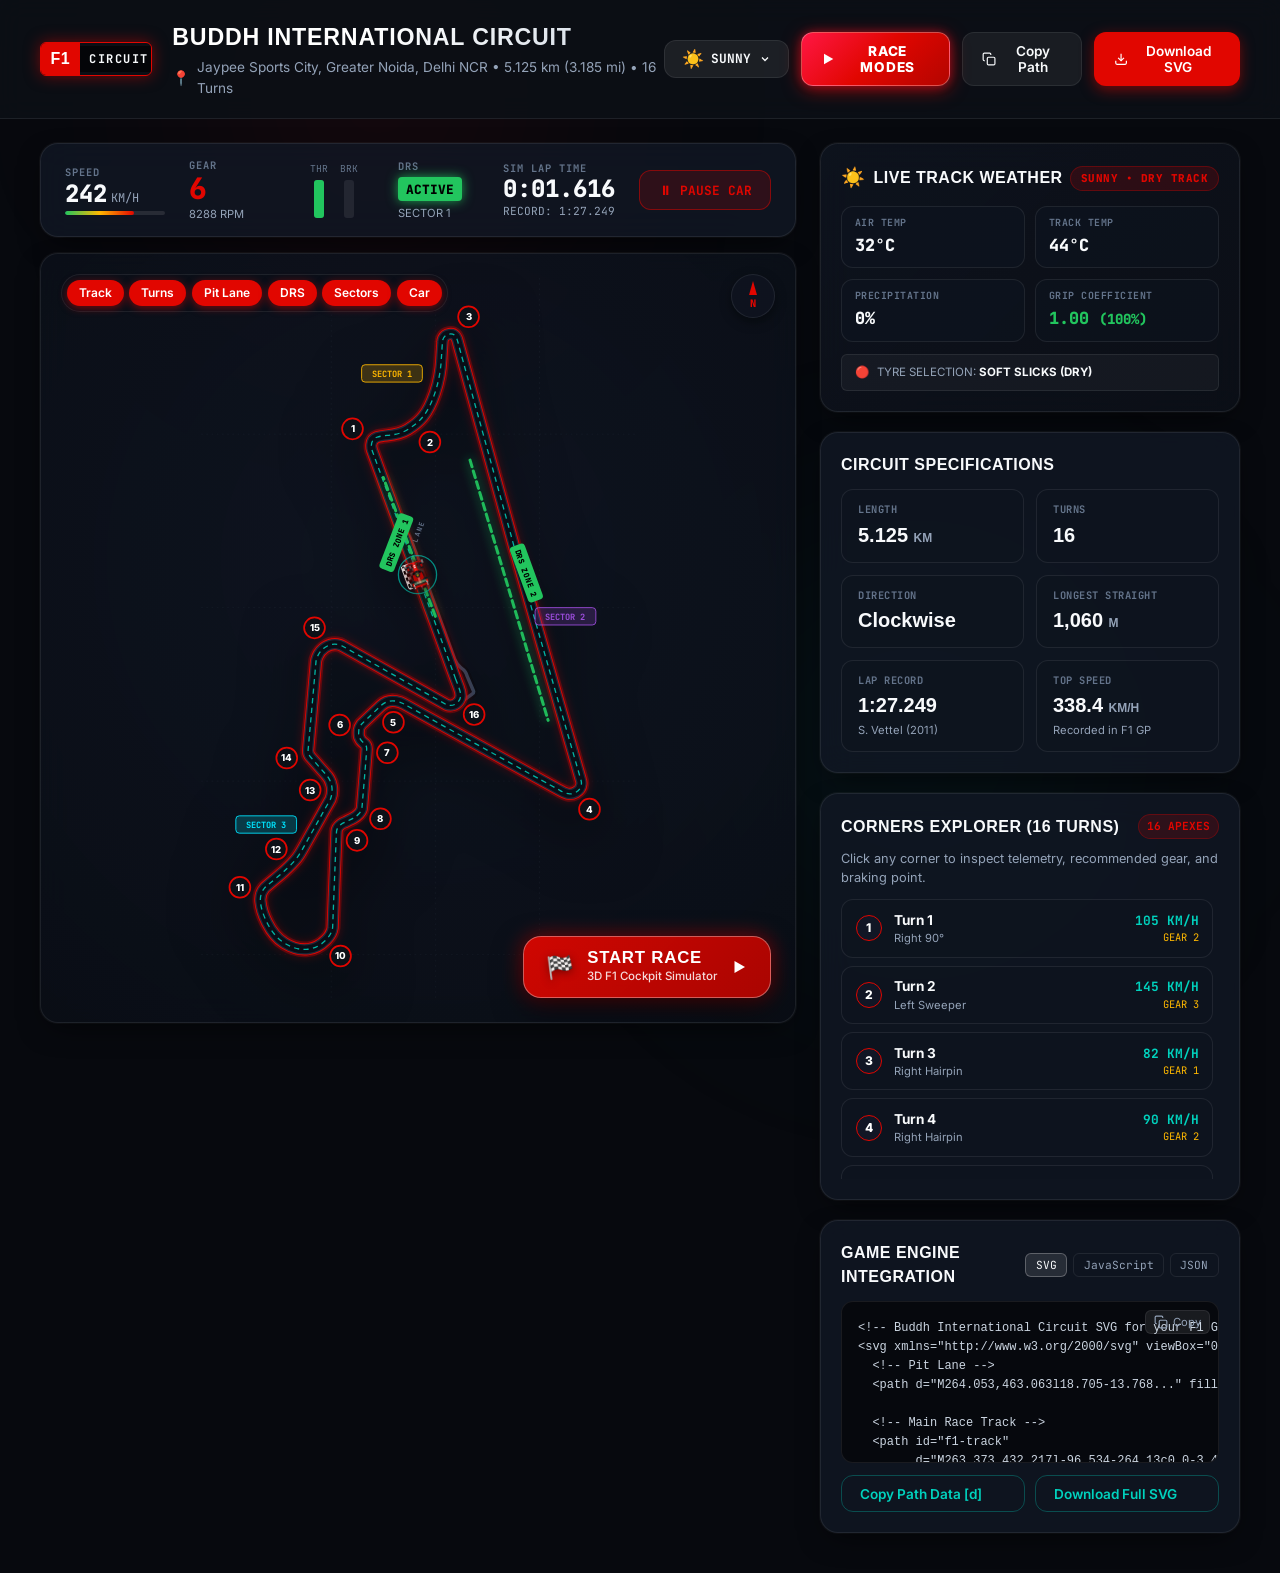
<file: index.html>
<!DOCTYPE html>
<html lang="en">
<head>
  <meta charset="UTF-8">
  <meta name="viewport" content="width=device-width, initial-scale=1.0">
  <title>Buddh International Circuit | F1 Track SVG & Telemetry</title>
  <meta name="description" content="Vector SVG racing track, telemetry, and live interactive simulator for Buddh International Circuit (Delhi F1 Track)">
  <link rel="preconnect" href="https://fonts.googleapis.com">
  <link rel="preconnect" href="https://fonts.gstatic.com" crossorigin>
  <link href="https://fonts.googleapis.com/css2?family=Cabinet+Grotesk:wght@700;800;900&family=Inter:wght@400;500;600;700;800&family=JetBrains+Mono:wght@500;700&display=swap" rel="stylesheet">
  <link rel="stylesheet" href="assets/css/index.css">
</head>
<body>
  <!-- Ambient background glow -->
  <div class="bg-glow bg-glow-1"></div>
  <div class="bg-glow bg-glow-2"></div>

  <!-- Header -->
  <header class="app-header">
    <div class="header-brand">
      <div class="f1-badge">
        <span class="f1-badge-red">F1</span>
        <span class="f1-badge-text">CIRCUIT</span>
      </div>
      <div class="header-titles">
        <h1>BUDDH INTERNATIONAL CIRCUIT</h1>
        <p class="header-subtitle">
          <span class="location-pin">📍</span> Jaypee Sports City, Greater Noida, Delhi NCR • 5.125 km (3.185 mi) • 16 Turns
        </p>
      </div>
    </div>
    <div class="header-actions">
      <!-- Weather System Selector -->
      <div class="weather-btn-wrapper">
        <button class="btn btn-weather" id="btn-weather-toggle" title="Change Track Weather Condition" aria-expanded="false">
          <span class="weather-icon" id="header-weather-icon">☀️</span>
          <span id="header-weather-text">SUNNY</span>
          <svg width="12" height="12" viewBox="0 0 24 24" fill="none" stroke="currentColor" stroke-width="2.5"><polyline points="6 9 12 15 18 9"></polyline></svg>
        </button>
        <!-- Weather Selector Modal / Dropdown -->
        <div class="weather-dropdown glass-panel" id="weather-dropdown" hidden>
          <div class="weather-dropdown-header">
            <h4>TRACK WEATHER SYSTEM</h4>
            <span class="weather-status-tag" id="weather-track-condition">DRY TRACK</span>
          </div>
          <div class="weather-grid">
            <button class="weather-card active" data-weather="sunny">
              <span class="wc-icon">☀️</span>
              <div class="wc-info">
                <span class="wc-title">Sunny</span>
                <span class="wc-desc">100% Grip • Optimal</span>
              </div>
              <span class="wc-temp">32°C</span>
            </button>
            <button class="weather-card" data-weather="cloudy">
              <span class="wc-icon">☁️</span>
              <div class="wc-info">
                <span class="wc-title">Cloudy</span>
                <span class="wc-desc">98% Grip • Overcast</span>
              </div>
              <span class="wc-temp">24°C</span>
            </button>
            <button class="weather-card" data-weather="rain">
              <span class="wc-icon">🌧️</span>
              <div class="wc-info">
                <span class="wc-title">Rain</span>
                <span class="wc-desc">60% Grip • Wet Visor</span>
              </div>
              <span class="wc-temp">19°C</span>
            </button>
            <button class="weather-card" data-weather="snow">
              <span class="wc-icon">❄️</span>
              <div class="wc-info">
                <span class="wc-title">Snow</span>
                <span class="wc-desc">35% Grip • Icy Slide</span>
              </div>
              <span class="wc-temp">-2°C</span>
            </button>
          </div>
          <div class="weather-telemetry-preview">
            <div class="wtp-item"><span>Air Temp</span><b id="wtp-air">32°C</b></div>
            <div class="wtp-item"><span>Track Temp</span><b id="wtp-track">44°C</b></div>
            <div class="wtp-item"><span>Rain Risk</span><b id="wtp-rain">0%</b></div>
            <div class="wtp-item"><span>Grip Level</span><b id="wtp-grip" style="color:var(--neon-green)">100%</b></div>
          </div>
        </div>
      </div>

      <!-- Game Mode Launcher Button -->
      <button class="btn btn-start-race" id="btn-open-game-modes" title="Select Game Mode & Start Racing">
        <svg width="18" height="18" viewBox="0 0 24 24" fill="currentColor"><polygon points="6 4 20 12 6 20 6 4"/></svg>
        <span>RACE MODES</span>
      </button>

      <button class="btn btn-secondary" id="btn-copy-path" title="Copy raw SVG path d string">
        <svg width="16" height="16" viewBox="0 0 24 24" fill="none" stroke="currentColor" stroke-width="2"><rect x="9" y="9" width="13" height="13" rx="2"/><path d="M5 15H4a2 2 0 01-2-2V4a2 2 0 012-2h9a2 2 0 012 2v1"/></svg>
        <span>Copy Path</span>
      </button>
      <button class="btn btn-primary" id="btn-download-svg" title="Download clean production SVG">
        <svg width="16" height="16" viewBox="0 0 24 24" fill="none" stroke="currentColor" stroke-width="2"><path d="M21 15v4a2 2 0 01-2 2H5a2 2 0 01-2-2v-4"/><polyline points="7 10 12 15 17 10"/><line x1="12" y1="15" x2="12" y2="3"/></svg>
        <span>Download SVG</span>
      </button>
    </div>
  </header>

  <!-- Main Grid Layout -->
  <main class="dashboard-grid">
    
    <!-- Left Column: Circuit Viewport & Telemetry HUD -->
    <section class="circuit-section">
      
      <!-- Live Telemetry HUD Bar -->
      <div class="telemetry-bar glass-panel">
        <div class="hud-item speed-hud">
          <span class="hud-label">SPEED</span>
          <div class="hud-val-wrap">
            <span class="hud-val" id="hud-speed">0</span>
            <span class="hud-unit">KM/H</span>
          </div>
          <div class="hud-meter">
            <div class="hud-meter-fill" id="meter-speed" style="width: 0%"></div>
          </div>
        </div>

        <div class="hud-item gear-hud">
          <span class="hud-label">GEAR</span>
          <span class="hud-val hud-val-large" id="hud-gear">N</span>
          <span class="hud-sub" id="hud-rpm">0 RPM</span>
        </div>

        <div class="hud-item pedal-hud">
          <div class="pedal-bar throttle-bar">
            <span class="pedal-label">THR</span>
            <div class="pedal-track"><div class="pedal-fill throttle-fill" id="pedal-throttle" style="height: 0%"></div></div>
          </div>
          <div class="pedal-bar brake-bar">
            <span class="pedal-label">BRK</span>
            <div class="pedal-track"><div class="pedal-fill brake-fill" id="pedal-brake" style="height: 0%"></div></div>
          </div>
        </div>

        <div class="hud-item drs-hud">
          <span class="hud-label">DRS</span>
          <span class="drs-indicator" id="hud-drs">OFF</span>
          <span class="hud-sub" id="hud-sector">SECTOR 1</span>
        </div>

        <div class="hud-item lap-hud">
          <span class="hud-label">SIM LAP TIME</span>
          <span class="hud-val font-mono" id="hud-laptime">0:00.000</span>
          <span class="hud-sub font-mono">RECORD: 1:27.249</span>
        </div>

        <div class="hud-item sim-toggle-hud">
          <button class="sim-btn" id="btn-toggle-sim">
            <span class="sim-btn-icon" id="sim-icon">▶</span>
            <span id="sim-text">START CAR</span>
          </button>
        </div>
      </div>

      <!-- Main SVG Canvas Stage -->
      <div class="svg-stage glass-panel" id="stage">
        <!-- Weather Animation Layer Canvas -->
        <canvas id="weather-canvas" class="weather-stage-canvas"></canvas>
        
        <!-- Quick Layer Switcher Floating Pill -->
        <div class="layer-pill">
          <button class="pill-btn active" data-layer="track" title="Toggle Asphalt Track">Track</button>
          <button class="pill-btn active" data-layer="turns" title="Toggle Turn Badges">Turns</button>
          <button class="pill-btn active" data-layer="pit" title="Toggle Pit Lane">Pit Lane</button>
          <button class="pill-btn active" data-layer="drs" title="Toggle DRS Zones">DRS</button>
          <button class="pill-btn active" data-layer="sectors" title="Toggle Sectors">Sectors</button>
          <button class="pill-btn active" data-layer="car" title="Toggle Car Simulation">Car</button>
        </div>

        <!-- Floating Race Mode Launcher -->
        <a href="Buddh%20Circuit%20%E2%80%93%20F1%20Cockpit.html" class="stage-race-cta" title="Launch F1 Cockpit 3D Game">
          <span class="race-flag-icon">🏁</span>
          <div class="race-cta-text">
            <span class="race-cta-title">START RACE</span>
            <span class="race-cta-sub">3D F1 Cockpit Simulator</span>
          </div>
          <svg width="18" height="18" viewBox="0 0 24 24" fill="currentColor"><polygon points="6 4 20 12 6 20 6 4"/></svg>
        </a>

        <!-- Compass North Marker -->
        <div class="stage-compass">
          <div class="compass-ring">
            <span class="compass-needle"></span>
            <span class="compass-n">N</span>
          </div>
        </div>

        <!-- SVG Container -->
        <div class="svg-container" id="svg-wrap">
          <svg id="circuit-svg" viewBox="-30 -30 500 830" preserveAspectRatio="xMidYMid meet">
            <defs>
              <!-- Glow Filters -->
              <filter id="svg-glow-red" x="-20%" y="-20%" width="140%" height="140%">
                <feDropShadow dx="0" dy="0" stdDeviation="5" flood-color="#e10600" flood-opacity="0.6"/>
              </filter>
              <filter id="svg-glow-cyan" x="-20%" y="-20%" width="140%" height="140%">
                <feDropShadow dx="0" dy="0" stdDeviation="4" flood-color="#00d2be" flood-opacity="0.8"/>
              </filter>
              <filter id="svg-glow-green" x="-20%" y="-20%" width="140%" height="140%">
                <feDropShadow dx="0" dy="0" stdDeviation="4" flood-color="#22c55e" flood-opacity="0.9"/>
              </filter>

              <!-- Start/Finish Pattern -->
              <pattern id="sf-checkers" width="8" height="8" patternUnits="userSpaceOnUse">
                <rect width="4" height="4" fill="#ffffff"/>
                <rect x="4" y="4" width="4" height="4" fill="#ffffff"/>
                <rect x="4" width="4" height="4" fill="#000000"/>
                <rect y="4" width="4" height="4" fill="#000000"/>
              </pattern>
            </defs>

            <!-- Layer: Subtle Stage Grid -->
            <g class="layer-grid" opacity="0.08" stroke="#94a3b8" stroke-width="0.75" stroke-dasharray="2 4">
              <line x1="-30" y1="150" x2="470" y2="150" />
              <line x1="-30" y1="350" x2="470" y2="350" />
              <line x1="-30" y1="550" x2="470" y2="550" />
              <line x1="-30" y1="750" x2="470" y2="750" />
              <line x1="120" y1="-30" x2="120" y2="800" />
              <line x1="240" y1="-30" x2="240" y2="800" />
              <line x1="360" y1="-30" x2="360" y2="800" />
            </g>

            <!-- Layer: Pit Lane -->
            <g id="layer-pit" class="layer-group">
              <path id="pit-path-underlay" class="pit-track-bg" d="M264.053,463.063l18.705-13.768c0,0,1.482-0.816,1.408-2.521l-0.84-2.149l-6.703-15.635 c0,0-1.164-5.591-6.947-9.594c-4.301-2.977-7.277-9.263-7.277-9.263l-49.64-136.292c0,0-1.985-6.616-6.858-11.42 c-4.352-4.289-8.473-10.494-10.338-15.935" />
              <path id="pit-path-line" class="pit-track-fg" d="M264.053,463.063l18.705-13.768c0,0,1.482-0.816,1.408-2.521l-0.84-2.149l-6.703-15.635 c0,0-1.164-5.591-6.947-9.594c-4.301-2.977-7.277-9.263-7.277-9.263l-49.64-136.292c0,0-1.985-6.616-6.858-11.42 c-4.352-4.289-8.473-10.494-10.338-15.935" />
              <text x="210" y="300" transform="rotate(-70 210 300)" class="pit-label">PIT LANE</text>
            </g>

            <!-- Layer: Main Track Asphalt & Curbs -->
            <g id="layer-track" class="layer-group">
              <!-- Glow Base -->
              <path id="track-glow" class="track-glow-path" d="" filter="url(#svg-glow-red)" />
              <!-- Outer Red Curb Border -->
              <path id="track-curb" class="track-curb-path" d="" />
              <!-- Dark Asphalt Surface -->
              <path id="track-asphalt" class="track-asphalt-path" d="" />
              <!-- Asphalt Inner Line -->
              <path id="track-inner-asphalt" class="track-inner-path" d="" />
              <!-- High-visibility Centerline -->
              <path id="track-racing-line" class="track-line-path" d="" />
            </g>

            <!-- Layer: Sectors (Segment overlays) -->
            <g id="layer-sectors" class="layer-group">
              <!-- Sector markers / labels -->
              <g class="sector-tag" transform="translate(190, 80)">
                <rect x="-35" y="-10" width="70" height="20" rx="4" fill="#ffb800" fill-opacity="0.2" stroke="#ffb800" stroke-width="1"/>
                <text y="4" font-family="'JetBrains Mono', monospace" font-size="10" font-weight="700" fill="#ffb800" text-anchor="middle">SECTOR 1</text>
              </g>
              <g class="sector-tag" transform="translate(390, 360)">
                <rect x="-35" y="-10" width="70" height="20" rx="4" fill="#9d4edd" fill-opacity="0.2" stroke="#9d4edd" stroke-width="1"/>
                <text y="4" font-family="'JetBrains Mono', monospace" font-size="10" font-weight="700" fill="#9d4edd" text-anchor="middle">SECTOR 2</text>
              </g>
              <g class="sector-tag" transform="translate(45, 600)">
                <rect x="-35" y="-10" width="70" height="20" rx="4" fill="#00e5ff" fill-opacity="0.2" stroke="#00e5ff" stroke-width="1"/>
                <text y="4" font-family="'JetBrains Mono', monospace" font-size="10" font-weight="700" fill="#00e5ff" text-anchor="middle">SECTOR 3</text>
              </g>
            </g>

            <!-- Layer: DRS Zones -->
            <g id="layer-drs" class="layer-group">
              <!-- DRS Zone 2 on 1.1km Back Straight -->
              <path class="drs-highlight" d="M280,180 L370,480" />
              <g class="drs-badge" transform="translate(345, 310) rotate(70)">
                <rect x="-34" y="-9" width="68" height="18" rx="4" fill="#22c55e" />
                <text y="4" font-family="'JetBrains Mono', monospace" font-size="9" font-weight="800" fill="#000000" text-anchor="middle">DRS ZONE 2</text>
              </g>

              <!-- DRS Zone 1 on Pit Straight -->
              <path class="drs-highlight" d="M240,360 L180,200" />
              <g class="drs-badge" transform="translate(195, 275) rotate(-69)">
                <rect x="-34" y="-9" width="68" height="18" rx="4" fill="#22c55e" />
                <text y="4" font-family="'JetBrains Mono', monospace" font-size="9" font-weight="800" fill="#000000" text-anchor="middle">DRS ZONE 1</text>
              </g>
            </g>

            <!-- Start / Finish Line -->
            <g id="start-finish-group" transform="translate(208, 315) rotate(-20)">
              <rect x="-3" y="-14" width="14" height="28" fill="url(#sf-checkers)" stroke="#ffffff" stroke-width="1" rx="2" />
              <polygon points="20,-1 15,-6 15,-2 5,-2 5,0 15,0 15,4" fill="#00d2be" filter="url(#svg-glow-cyan)" />
            </g>

            <!-- Layer: Turn Markers (Populated via JS) -->
            <g id="layer-turns" class="layer-group">
              <!-- Dynamically generated turn markers -->
            </g>

            <!-- Layer: Simulated F1 Car -->
            <g id="layer-car" class="layer-group">
              <g id="car-marker" transform="translate(263, 432)">
                <!-- Pulse circle -->
                <circle class="car-pulse" r="22" />

                <!-- High-Fidelity Vector F1 Car Model -->
                <g id="car-body" class="f1-car-vector">
                  <!-- Ground Effect Aerodynamic Underbody Glow / Shadow -->
                  <ellipse cx="0" cy="0" rx="11" ry="18" fill="rgba(0,0,0,0.5)" filter="url(#svg-glow-red)" />

                  <!-- Floor Edge Wings & Venturi Undercut -->
                  <path d="M-6.5,-2 L-7.5,6 L-6,8 L-4.5,8 L-4,-2 Z" fill="#111317" />
                  <path d="M6.5,-2 L7.5,6 L6,8 L4.5,8 L4,-2 Z" fill="#111317" />

                  <!-- Front Suspension Wishbones (Carbon A-arms) -->
                  <line x1="-2.2" y1="-8.5" x2="-6.5" y2="-9.5" stroke="#2a2e38" stroke-width="0.8" />
                  <line x1="-2.2" y1="-6.5" x2="-6.5" y2="-8" stroke="#2a2e38" stroke-width="0.8" />
                  <line x1="2.2" y1="-8.5" x2="6.5" y2="-9.5" stroke="#2a2e38" stroke-width="0.8" />
                  <line x1="2.2" y1="-6.5" x2="6.5" y2="-8" stroke="#2a2e38" stroke-width="0.8" />

                  <!-- Front Open Wheels (Pirelli Slicks with BBS Rims) -->
                  <!-- Left Front Tire -->
                  <g class="f1-wheel wheel-fl">
                    <rect x="-9.8" y="-12.5" width="3.6" height="7.2" rx="1.4" fill="#0f1115" stroke="#262a34" stroke-width="0.4" />
                    <rect x="-8.9" y="-10.5" width="1.8" height="3.2" rx="0.6" fill="#e10600" />
                  </g>
                  <!-- Right Front Tire -->
                  <g class="f1-wheel wheel-fr">
                    <rect x="6.2" y="-12.5" width="3.6" height="7.2" rx="1.4" fill="#0f1115" stroke="#262a34" stroke-width="0.4" />
                    <rect x="7.1" y="-10.5" width="1.8" height="3.2" rx="0.6" fill="#e10600" />
                  </g>

                  <!-- Front Wing Mainplane (Carbon with Endplates & Flaps) -->
                  <path d="M-10.5,-13.5 Q0,-16.8 10.5,-13.5 L10,-11.8 Q0,-14.8 -10,-11.8 Z" fill="#15181f" stroke="#373d4a" stroke-width="0.3" />
                  <!-- Front Wing Cascade Red Flap -->
                  <path d="M-9.5,-13.8 Q0,-16.2 9.5,-13.8 L9,-12.8 Q0,-15 -9,-12.8 Z" fill="#e10600" />
                  <!-- Front Wing Endplates -->
                  <rect x="-10.8" y="-15" width="0.9" height="4.2" rx="0.4" fill="#ffffff" />
                  <rect x="9.9" y="-15" width="0.9" height="4.2" rx="0.4" fill="#ffffff" />

                  <!-- Rear Suspension Wishbones -->
                  <line x1="-2.8" y1="7" x2="-6.8" y2="8.5" stroke="#2a2e38" stroke-width="0.9" />
                  <line x1="-2.8" y1="9.5" x2="-6.8" y2="10" stroke="#2a2e38" stroke-width="0.9" />
                  <line x1="2.8" y1="7" x2="6.8" y2="8.5" stroke="#2a2e38" stroke-width="0.9" />
                  <line x1="2.8" y1="9.5" x2="6.8" y2="10" stroke="#2a2e38" stroke-width="0.9" />

                  <!-- Rear Open Wheels (Wide Pirelli Slicks) -->
                  <!-- Left Rear Tire -->
                  <g class="f1-wheel wheel-rl">
                    <rect x="-10.4" y="5.8" width="4.2" height="8.4" rx="1.6" fill="#0f1115" stroke="#262a34" stroke-width="0.4" />
                    <rect x="-9.4" y="8" width="2.2" height="4" rx="0.8" fill="#e10600" />
                  </g>
                  <!-- Right Rear Tire -->
                  <g class="f1-wheel wheel-rr">
                    <rect x="6.2" y="5.8" width="4.2" height="8.4" rx="1.6" fill="#0f1115" stroke="#262a34" stroke-width="0.4" />
                    <rect x="7.2" y="8" width="2.2" height="4" rx="0.8" fill="#e10600" />
                  </g>

                  <!-- Main Chassis Body & Sculpted Sidepods -->
                  <!-- Sidepods -->
                  <path d="M-2.2,-6 L-5.6,-2 L-6.2,5 L-4.5,7 L-2,7 Z" fill="#b80500" />
                  <path d="M2.2,-6 L5.6,-2 L6.2,5 L4.5,7 L2,7 Z" fill="#b80500" />
                  <!-- Sidepod black radiator inlet mouths -->
                  <path d="M-5.4,-2.5 L-2.2,-4.5 L-2.2,-1.5 L-5.2,-0.5 Z" fill="#090b0e" />
                  <path d="M5.4,-2.5 L2.2,-4.5 L2.2,-1.5 L5.2,-0.5 Z" fill="#090b0e" />

                  <!-- Nosecone (Tapered carbon red) -->
                  <path d="M-1.4,-15 L1.4,-15 L2.5,-4 L-2.5,-4 Z" fill="#e10600" />
                  <line x1="0" y1="-14.8" x2="0" y2="-4" stroke="#ff5c57" stroke-width="0.7" />
                  <!-- Pitot tube -->
                  <line x1="0" y1="-15" x2="0" y2="-16.8" stroke="#ffffff" stroke-width="0.5" />
                  <!-- Driver #16 badge on nose -->
                  <rect x="-1.2" y="-11.5" width="2.4" height="3" rx="0.5" fill="#ffffff" />
                  <text x="0" y="-9.3" font-family="'JetBrains Mono', monospace" font-size="2.4" font-weight="900" fill="#e10600" text-anchor="middle">16</text>

                  <!-- Engine Cover Spine & Shark Fin -->
                  <path d="M-2,0 L2,0 L1.6,11.5 L-1.6,11.5 Z" fill="#cc0500" />
                  <line x1="0" y1="1" x2="0" y2="12" stroke="#ffffff" stroke-width="0.6" />

                  <!-- Cockpit Opening & Carbon Tub -->
                  <ellipse cx="0" cy="-0.6" rx="2.4" ry="4" fill="#0c0d11" stroke="#252933" stroke-width="0.5" />

                  <!-- Driver Helmet with Iridescent Visor -->
                  <circle cx="0" cy="-0.6" r="1.65" fill="#ffd600" />
                  <path d="M-1.1,-1.2 Q0,-1.9 1.1,-1.2 L0.9,-0.7 Q0,-1.3 -0.9,-0.7 Z" fill="#00e5ff" filter="url(#svg-glow-cyan)" />

                  <!-- Halo Safety Structure -->
                  <path d="M-2.2,1.2 C-2.4,-1.8 2.4,-1.8 2.2,1.2" fill="none" stroke="#1d2027" stroke-width="1.2" stroke-linecap="round" />
                  <line x1="0" y1="-1.6" x2="0" y2="-3.2" stroke="#1d2027" stroke-width="1.2" stroke-linecap="round" />
                  <path d="M-2,-0.2 C-2,-1.5 2,-1.5 2,-0.2" fill="none" stroke="#4b5262" stroke-width="0.4" />

                  <!-- Airbox Intake & T-Camera Pod -->
                  <rect x="-1" y="0.8" width="2" height="1.4" rx="0.4" fill="#08090c" />
                  <rect x="-0.8" y="1" width="1.6" height="0.8" rx="0.2" fill="#ffd600" />

                  <!-- Rear Wing Lower Beam & Endplates -->
                  <rect x="-7.8" y="10.8" width="15.6" height="1.2" rx="0.3" fill="#15171d" />
                  <rect x="-8.2" y="10" width="1" height="5" rx="0.3" fill="#ffffff" />
                  <rect x="7.2" y="10" width="1" height="5" rx="0.3" fill="#ffffff" />

                  <!-- Main Rear Wing Element -->
                  <rect x="-7.4" y="12.2" width="14.8" height="2" rx="0.4" fill="#e10600" stroke="#3d0300" stroke-width="0.3" />

                  <!-- ACTIVE DRS FLAP (Animates open / close) -->
                  <g id="car-drs-group">
                    <rect id="car-drs-flap" x="-7" y="11" width="14" height="1.4" rx="0.3" fill="#00d2be" stroke="#ffffff" stroke-width="0.3" filter="url(#svg-glow-cyan)" />
                  </g>

                  <!-- Rear Rain / ERS Harvest Safety LED (Flashing Red) -->
                  <circle class="rear-rain-light" cx="0" cy="14.8" r="0.9" fill="#ff1744" filter="url(#svg-glow-red)" />
                </g>
              </g>
            </g>

          </svg>
        </div>

        <!-- Corner Quick Tooltip Overlay -->
        <div class="turn-tooltip" id="turn-tooltip">
          <div class="tt-header">
            <span class="tt-num" id="tt-num">T1</span>
            <span class="tt-name" id="tt-name">Turn 1</span>
          </div>
          <div class="tt-body" id="tt-desc">Heavy braking into sharp right-hander</div>
          <div class="tt-footer">
            <span class="tt-stat" id="tt-speed">105 KM/H</span>
            <span class="tt-gear" id="tt-gear">GEAR 2</span>
          </div>
        </div>

      </div>
    </section>

    <!-- Right Column: Turn Explorer & SVG Code Integrations -->
    <aside class="sidebar-section">
      
      <!-- Live Meteorology & Weather Card -->
      <div class="weather-sidebar-card glass-panel" id="weather-sidebar-card">
        <div class="card-header-row">
          <h3 class="panel-title">
            <span class="panel-title-icon" id="sidebar-weather-icon">☀️</span>
            <span>LIVE TRACK WEATHER</span>
          </h3>
          <span class="weather-condition-pill" id="sidebar-weather-pill">SUNNY • DRY</span>
        </div>
        <div class="weather-sidebar-grid">
          <div class="weather-sidebar-stat">
            <span class="ws-label">AIR TEMP</span>
            <span class="ws-val" id="sidebar-air-temp">32°C</span>
          </div>
          <div class="weather-sidebar-stat">
            <span class="ws-label">TRACK TEMP</span>
            <span class="ws-val" id="sidebar-track-temp">44°C</span>
          </div>
          <div class="weather-sidebar-stat">
            <span class="ws-label">PRECIPITATION</span>
            <span class="ws-val" id="sidebar-precip">0%</span>
          </div>
          <div class="weather-sidebar-stat">
            <span class="ws-label">GRIP COEFFICIENT</span>
            <span class="ws-val font-mono" id="sidebar-grip" style="color:var(--neon-green)">1.00 <small>(100%)</small></span>
          </div>
        </div>
        <div class="weather-tyre-rec" id="sidebar-tyre-rec">
          <span class="tyre-icon">🔴</span>
          <span>TYRE SELECTION: <b>SOFT SLICKS (DRY)</b></span>
        </div>
      </div>

      <!-- Track Stats Card -->
      <div class="stats-card glass-panel">
        <h3 class="panel-title">CIRCUIT SPECIFICATIONS</h3>
        <div class="specs-grid">
          <div class="spec-box">
            <span class="spec-label">LENGTH</span>
            <span class="spec-value">5.125 <small>KM</small></span>
          </div>
          <div class="spec-box">
            <span class="spec-label">TURNS</span>
            <span class="spec-value">16</span>
          </div>
          <div class="spec-box">
            <span class="spec-label">DIRECTION</span>
            <span class="spec-value">Clockwise</span>
          </div>
          <div class="spec-box">
            <span class="spec-label">LONGEST STRAIGHT</span>
            <span class="spec-value">1,060 <small>M</small></span>
          </div>
          <div class="spec-box">
            <span class="spec-label">LAP RECORD</span>
            <span class="spec-value font-mono">1:27.249</span>
            <span class="spec-sub">S. Vettel (2011)</span>
          </div>
          <div class="spec-box">
            <span class="spec-label">TOP SPEED</span>
            <span class="spec-value font-mono">338.4 <small>KM/H</small></span>
            <span class="spec-sub">Recorded in F1 GP</span>
          </div>
        </div>
      </div>

      <!-- Turn Directory & Corner Inspector -->
      <div class="turns-card glass-panel">
        <div class="card-header-row">
          <h3 class="panel-title">CORNERS EXPLORER (16 TURNS)</h3>
          <span class="tag-counter">16 APEXES</span>
        </div>
        <p class="section-desc">Click any corner to inspect telemetry, recommended gear, and braking point.</p>
        
        <div class="turns-list-wrap" id="turns-list">
          <!-- Populated by JavaScript -->
        </div>
      </div>

      <!-- Developer Code Snippet & Export Panel -->
      <div class="code-card glass-panel">
        <div class="card-header-row">
          <h3 class="panel-title">GAME ENGINE INTEGRATION</h3>
          <div class="code-tabs">
            <button class="code-tab active" data-tab="svg">SVG</button>
            <button class="code-tab" data-tab="js">JavaScript</button>
            <button class="code-tab" data-tab="json">JSON</button>
          </div>
        </div>

        <div class="code-container">
          <pre><code id="code-snippet">&lt;!-- Clean Track SVG for your Game Engine --&gt;
&lt;svg viewBox="0 0 435 770"&gt;
  &lt;path id="track" d="..." fill="none" stroke="#e10600" stroke-width="8" /&gt;
&lt;/svg&gt;</code></pre>
          <button class="copy-snippet-btn" id="btn-copy-code" title="Copy code snippet">
            <svg width="14" height="14" viewBox="0 0 24 24" fill="none" stroke="currentColor" stroke-width="2"><rect x="9" y="9" width="13" height="13" rx="2"/><path d="M5 15H4a2 2 0 01-2-2V4a2 2 0 012-2h9a2 2 0 012 2v1"/></svg>
            <span>Copy</span>
          </button>
        </div>

        <div class="export-btn-group">
          <button class="btn btn-outline" id="btn-copy-d">Copy Path Data [d]</button>
          <button class="btn btn-outline" id="btn-download-detailed">Download Full SVG</button>
        </div>
      </div>

    </aside>

  </main>

  <!-- Notification Toast -->
  <div class="toast" id="toast">Copied to clipboard!</div>

  <!-- Game Mode Selector Modal -->
  <div class="modal-backdrop" id="game-mode-modal" hidden>
    <div class="game-mode-dialog glass-panel">
      <div class="dialog-header">
        <div class="dialog-brand">
          <span class="f1-badge-red">F1</span>
          <h3>SELECT RACE MODE</h3>
        </div>
        <button class="btn-close-modal" id="btn-close-game-modes" aria-label="Close modal">
          <svg width="18" height="18" viewBox="0 0 24 24" fill="none" stroke="currentColor" stroke-width="2.5"><line x1="18" y1="6" x2="6" y2="18"></line><line x1="6" y1="6" x2="18" y2="18"></line></svg>
        </button>
      </div>

      <p class="dialog-subtitle">Choose your driving experience on Buddh International Circuit:</p>

      <div class="game-mode-grid">
        <!-- 1. Single Player -->
        <a href="Buddh%20Circuit%20%E2%80%93%20F1%20Cockpit.html" class="mode-card">
          <div class="mode-card-badge single-badge">SOLO</div>
          <div class="mode-icon-wrap">🏎️</div>
          <h4>Single Player</h4>
          <p class="mode-desc">Cockpit View Time Trial, practice racing lines, DRS zones & sector pacing.</p>
          <div class="mode-footer">
            <span class="mode-tag">1 Driver</span>
            <span class="mode-ctrl">Keyboard / WASD</span>
            <span class="mode-btn-pill">START SOLO →</span>
          </div>
        </a>

        <!-- 2. Duo Player (Split-Screen) -->
        <a href="duo_race.html" class="mode-card featured">
          <div class="mode-card-badge duo-badge">SPLIT-SCREEN</div>
          <div class="mode-icon-wrap">👥</div>
          <h4>Duo Player (1 Device)</h4>
          <p class="mode-desc">2 separate screens side-by-side on the same device! Head-to-head live battle.</p>
          <div class="mode-footer">
            <span class="mode-tag">2 Drivers</span>
            <span class="mode-ctrl">P1: W,A,S,D • P2: ▲,◄,▼,►</span>
            <span class="mode-btn-pill">PLAY DUO →</span>
          </div>
        </a>

        <!-- 3. Multiplayer (Online Rooms) -->
        <a href="multiplayer_race.html" class="mode-card online-featured">
          <div class="mode-card-badge multi-badge">ONLINE GP</div>
          <div class="mode-icon-wrap">🌐</div>
          <h4>Multiplayer (Rooms)</h4>
          <p class="mode-desc">Create or join rooms with invite codes, race friends & celebrate Top 3 Podium winners (🥇🥈🥉)!</p>
          <div class="mode-footer">
            <span class="mode-tag">Top 3 Podium</span>
            <span class="mode-ctrl">Room Code / WebRTC</span>
            <span class="mode-btn-pill">ENTER LOBBY →</span>
          </div>
        </a>
      </div>
    </div>
  </div>

  <script src="assets/js/app.js"></script>
</body>
</html>
</file>
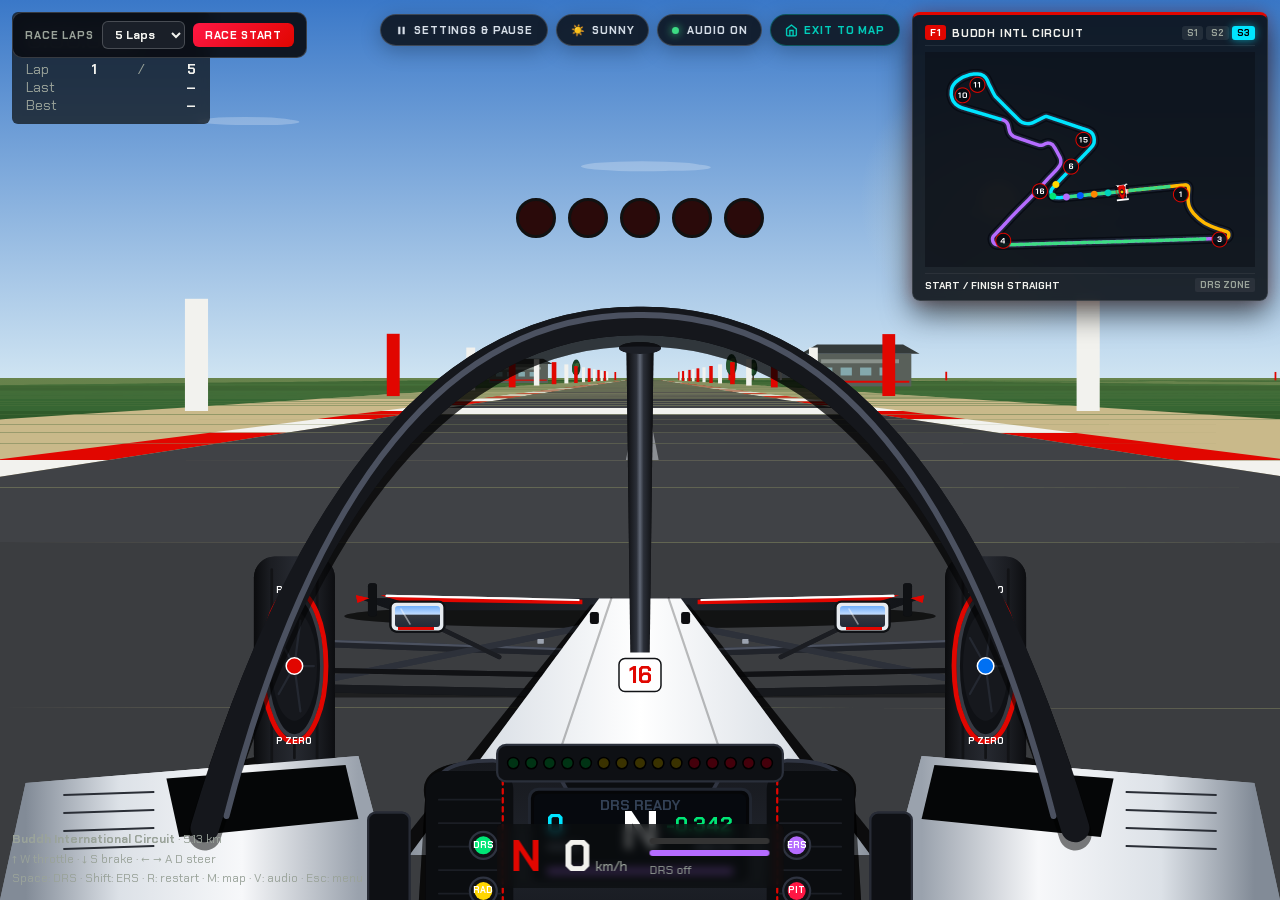
<file: Buddh Circuit – F1 Cockpit.html>
<!DOCTYPE html>
<html lang="en">
<head>
<meta charset="utf-8">
<meta name="viewport" content="width=device-width, initial-scale=1, viewport-fit=cover">
<title>Buddh International Circuit – F1 Cockpit</title>
<link href="https://fonts.googleapis.com/css2?family=Chakra+Petch:wght@500;700&display=swap" rel="stylesheet">
<style>
:root{--bg:#1d2a1c;--panel:rgba(12,14,16,.72);--ink:#f2f2ee;--dim:#9aa39a;--red:#e10600;--purple:#b56cff;--green:#3ddc84;box-sizing:border-box;padding-top:env(safe-area-inset-top,0px);padding-bottom:env(safe-area-inset-bottom,0px)}
html{scroll-padding-top:env(safe-area-inset-top,0px);height:100%}
html,body{margin:0;height:100%;overflow:hidden;background:var(--bg);color:var(--ink);font-family:"Chakra Petch",system-ui,sans-serif}
canvas{display:block;width:100%;height:100%}
.hud{position:fixed;background:var(--panel);border-radius:6px;padding:10px 14px;font-variant-numeric:tabular-nums;backdrop-filter:blur(4px)}
#timing{top:calc(12px + env(safe-area-inset-top,0px));left:12px;min-width:170px}
#timing div{display:flex;justify-content:space-between;gap:18px;font-size:14px;color:var(--dim)}
#timing b{color:var(--ink);font-weight:700}
#timing .big{font-size:26px;color:var(--ink);margin-bottom:4px}
#dash{bottom:calc(12px + env(safe-area-inset-bottom,0px));left:50%;transform:translateX(-50%);display:flex;gap:22px;align-items:flex-end}
#speed{font-size:44px;font-weight:700;line-height:1}
#speed small{font-size:13px;color:var(--dim);font-weight:500;margin-left:4px}
#gear{font-size:44px;font-weight:700;line-height:1;color:var(--red);min-width:30px;text-align:center}
.bars{display:grid;gap:6px;width:120px;font-size:12px;color:var(--dim)}
.bar{height:6px;background:#333;border-radius:3px;overflow:hidden}
.bar i{display:block;height:100%;width:0;background:var(--green)}
#rev i{background:var(--red)}
#drs{color:var(--dim)}#drs.on{color:var(--green);font-weight:700}
#mini{top:calc(12px + env(safe-area-inset-top,0px));right:12px;padding:10px 12px 8px;background:rgba(10,14,20,0.88);border:1px solid rgba(255,255,255,0.12);border-top:3px solid var(--red);box-shadow:0 12px 30px rgba(0,0,0,0.65),0 0 15px rgba(225,6,0,0.2);border-radius:8px;display:flex;flex-direction:column;gap:6px;z-index:10;cursor:pointer;user-select:none;transition:all .2s ease}
#mini-header{display:flex;justify-content:space-between;align-items:center;gap:12px;border-bottom:1px solid rgba(255,255,255,0.08);padding-bottom:5px}
.mini-title-wrap{display:flex;align-items:center;gap:6px}
.f1-pill{background:var(--red);color:#fff;font-size:10px;font-weight:700;padding:1px 5px;border-radius:3px;letter-spacing:0.5px}
.mini-name{font-size:11px;font-weight:700;letter-spacing:0.8px;color:var(--ink);text-transform:uppercase}
.mini-sectors{display:flex;gap:3px}
.sec-badge{font-size:9px;font-weight:700;padding:1px 5px;border-radius:3px;background:rgba(255,255,255,0.08);color:var(--dim);transition:all 0.2s ease}
.sec-badge.active-s1{background:#ffb800;color:#000;box-shadow:0 0 8px rgba(255,184,0,0.6)}
.sec-badge.active-s2{background:var(--purple);color:#fff;box-shadow:0 0 8px rgba(181,108,255,0.6)}
.sec-badge.active-s3{background:#00e5ff;color:#000;box-shadow:0 0 8px rgba(0,229,255,0.6)}
#mini-footer{display:flex;justify-content:space-between;align-items:center;font-size:10px;color:var(--dim);border-top:1px solid rgba(255,255,255,0.06);padding-top:4px}
#mini-turn{font-weight:700;color:var(--ink)}
.mini-drs-tag{color:var(--dim);font-weight:700;font-size:9px;padding:1px 5px;border-radius:2px;background:rgba(255,255,255,0.06)}
.mini-drs-tag.active{background:var(--green);color:#000;box-shadow:0 0 8px rgba(61,220,132,0.7)}
#lights{position:fixed;top:22%;left:50%;transform:translateX(-50%);display:flex;gap:12px;pointer-events:none}
#lights span{width:34px;height:34px;border-radius:50%;background:#2a0a0a;border:3px solid #111}
#lights span.on{background:var(--red);box-shadow:0 0 18px var(--red)}
#msg{position:fixed;top:36%;left:0;right:0;text-align:center;font-size:30px;font-weight:700;pointer-events:none;text-shadow:0 2px 8px #000}
#help{position:fixed;left:12px;bottom:calc(12px + env(safe-area-inset-bottom,0px));font-size:12px;color:var(--dim);line-height:1.6}
#top-tools{position:fixed;top:calc(14px + env(safe-area-inset-top,0px));left:50%;transform:translateX(-50%);z-index:12;display:flex;align-items:center;gap:8px}
#top-tools button, .tool-btn-link{display:inline-flex;align-items:center;justify-content:center;border:1px solid rgba(255,255,255,.18);border-radius:999px;padding:8px 14px;background:rgba(10,14,20,.84);color:#dbe3ec;font:700 11px "Chakra Petch",sans-serif;letter-spacing:.08em;cursor:pointer;backdrop-filter:blur(8px);box-shadow:0 5px 20px rgba(0,0,0,.25);text-decoration:none;transition:all .15s ease}
#top-tools button:hover, .tool-btn-link:hover{background:rgba(32,39,49,.96);border-color:rgba(255,255,255,.36);transform:translateY(-1px)}
.tool-btn-link{color:#00d2be;border-color:rgba(0,210,190,0.3)}
.tool-btn-link:hover{background:rgba(0,210,190,0.15);border-color:#00d2be;color:#ffffff}
#sound-toggle::before{content:"";display:inline-block;width:7px;height:7px;margin-right:8px;border-radius:50%;background:#3ddc84;box-shadow:0 0 8px #3ddc84}
#sound-toggle[aria-pressed="false"]::before{background:#7a828d;box-shadow:none}
#race-menu{position:fixed;z-index:20;top:calc(58px + env(safe-area-inset-top,0px));left:50%;transform:translateX(-50%);width:min(450px,calc(100vw - 28px));max-height:calc(100vh - 86px);overflow:auto;padding:22px;border:1px solid rgba(255,255,255,.18);border-radius:16px;background:linear-gradient(145deg,rgba(19,25,33,.98),rgba(8,11,16,.97));color:#f2f5f8;box-shadow:0 24px 80px rgba(0,0,0,.75),0 0 25px rgba(225,6,0,0.15);backdrop-filter:blur(20px)}
#race-menu[hidden]{display:none}
.menu-heading{display:flex;justify-content:space-between;align-items:flex-start;margin-bottom:16px}
.menu-heading h2{margin:0;font-size:20px;letter-spacing:.04em;display:flex;align-items:center;gap:8px}
.menu-status-badge{display:inline-block;background:rgba(225,6,0,0.2);color:#ff4d4d;border:1px solid rgba(225,6,0,0.4);font-size:10px;font-weight:700;padding:2px 7px;border-radius:4px;letter-spacing:1px;text-transform:uppercase}
.menu-heading p{margin:4px 0 0;color:#9aa6b4;font-size:11px;letter-spacing:.06em}
.menu-close{border:1px solid #39414c;border-radius:8px;background:#161b22;color:#dbe3ec;padding:6px 12px;font:700 11px "Chakra Petch",sans-serif;cursor:pointer;transition:all .15s ease}
.menu-close:hover{background:#262e3a;color:#fff}
.menu-section{border-top:1px solid rgba(255,255,255,.1);padding-top:13px;margin-top:13px}
.menu-section h3{margin:0 0 10px;color:#8d9aaa;font-size:11px;letter-spacing:.12em;text-transform:uppercase;font-weight:700}
.control-list{display:grid;grid-template-columns:1fr 1fr;gap:8px}
.control-row{display:flex;align-items:center;justify-content:space-between;gap:8px;padding:8px 9px;border-radius:8px;background:rgba(255,255,255,.045);font-size:12px;color:#c8d0d9}
.keycaps{display:flex;gap:3px;flex-wrap:wrap;justify-content:flex-end}
.keycap{min-width:22px;padding:3px 5px;border:1px solid #414a57;border-bottom-width:2px;border-radius:5px;background:#222832;color:#fff;text-align:center;font-size:10px;font-weight:700}
.setting-row{display:grid;grid-template-columns:1fr auto;align-items:center;gap:4px 12px;margin:12px 0;color:#dbe3ec;font-size:12px}
.setting-row output{color:#9eabb9;font-variant-numeric:tabular-nums}
.setting-row input{grid-column:1/-1;width:100%;accent-color:#e10600}
.menu-weather-grid{display:grid;grid-template-columns:repeat(2,1fr);gap:8px;margin-top:6px}
.btn-weather-select{display:flex;flex-direction:column;align-items:flex-start;gap:2px;padding:9px 12px;background:rgba(255,255,255,.05);border:1px solid rgba(255,255,255,.14);border-radius:10px;color:#dbe3ec;cursor:pointer;font-family:"Chakra Petch",sans-serif;transition:all .15s ease;text-align:left}
.btn-weather-select:hover{background:rgba(255,255,255,.12);border-color:rgba(255,255,255,.3);transform:translateY(-1px)}
.btn-weather-select.active{background:rgba(225,6,0,.24);border-color:#e10600;color:#fff;box-shadow:0 0 14px rgba(225,6,0,.45)}
.btn-weather-select span{font-size:17px;line-height:1}
.btn-weather-select b{font-size:13px;font-weight:700}
.btn-weather-select small{font-size:10px;color:#9aa6b4}
.menu-actions{display:flex;flex-direction:column;gap:9px;margin-top:18px}
.btn-menu{display:flex;align-items:center;justify-content:center;gap:8px;width:100%;padding:12px;border:0;border-radius:10px;font:700 13px "Chakra Petch",sans-serif;letter-spacing:.08em;cursor:pointer;text-decoration:none;transition:all .2s ease;box-sizing:border-box}
.btn-menu-primary{background:linear-gradient(135deg, #ff1744, #e10600);color:#fff;box-shadow:0 4px 18px rgba(225,6,0,.45)}
.btn-menu-primary:hover{background:linear-gradient(135deg, #ff2e58, #ff1744);box-shadow:0 6px 24px rgba(225,6,0,.7);transform:translateY(-1px)}
.btn-menu-secondary{background:rgba(255,255,255,.08);color:#dbe3ec;border:1px solid rgba(255,255,255,.15)}
.btn-menu-secondary:hover{background:rgba(255,255,255,.15);color:#fff}
.btn-menu-exit{background:rgba(0,210,190,0.1);color:#00e5ff;border:1px solid rgba(0,210,190,0.35)}
.btn-menu-exit:hover{background:rgba(0,210,190,0.22);border-color:#00e5ff;color:#fff;transform:translateY(-1px)}
@media(max-width:700px){#help{display:none}#dash{gap:12px}}

/* ===== LAP SELECTOR ===== */
#lap-selector{position:fixed;top:calc(12px + env(safe-area-inset-top,0px));left:12px;background:rgba(10,14,20,.92);border:1px solid rgba(255,255,255,.18);border-radius:10px;padding:8px 12px;z-index:15;display:flex;align-items:center;gap:8px;backdrop-filter:blur(8px)}
#lap-selector label{font-size:11px;color:var(--dim);font-weight:700;letter-spacing:.08em}
#lap-selector select{background:#1a1f28;color:#f2f2ee;border:1px solid rgba(255,255,255,.2);border-radius:6px;padding:4px 8px;font:700 12px "Chakra Petch",sans-serif;cursor:pointer}
#start-race-btn{background:linear-gradient(135deg,#ff1744,#e10600);color:#fff;border:0;border-radius:6px;padding:5px 12px;font:700 11px "Chakra Petch",sans-serif;cursor:pointer;letter-spacing:.06em;transition:all .15s}
#start-race-btn:hover{background:linear-gradient(135deg,#ff2e58,#ff1744);transform:translateY(-1px)}

/* ===== LEADERBOARD ===== */
#leaderboard{position:fixed;bottom:calc(90px + env(safe-area-inset-bottom,0px));right:12px;background:rgba(10,14,20,.88);border:1px solid rgba(255,255,255,.12);border-top:3px solid var(--red);border-radius:8px;padding:8px 10px;min-width:148px;z-index:10;backdrop-filter:blur(4px)}
#leaderboard-title{font-size:9px;font-weight:700;letter-spacing:.1em;color:var(--dim);border-bottom:1px solid rgba(255,255,255,.08);padding-bottom:4px;margin-bottom:5px}
.lb-row{display:flex;align-items:center;gap:6px;font-size:11px;padding:2px 0;color:#c8d0d9}
.lb-pos{font-weight:700;color:var(--dim);min-width:18px;font-size:10px}
.lb-name{flex:1;letter-spacing:.04em}
.lb-row.lb-you{color:#ffd700;font-weight:700}
.lb-row.lb-you .lb-pos{color:#ffd700}
.lb-gap{font-size:9px;color:var(--dim)}

/* ===== POSITION BADGE ===== */
#pos-badge{position:fixed;top:calc(12px + env(safe-area-inset-top,0px));left:50%;transform:translateX(-50%) translateX(0);background:rgba(10,14,20,.88);border:1px solid rgba(255,255,255,.15);border-radius:8px;padding:6px 14px;font-size:13px;font-weight:700;letter-spacing:.06em;z-index:11;backdrop-filter:blur(4px);display:none}

/* ===== OVERTAKE TOAST ===== */
#overtake-toast{position:fixed;top:22%;left:50%;transform:translateX(-50%);background:rgba(61,220,132,.18);border:1px solid var(--green);border-radius:8px;padding:8px 20px;text-align:center;font-size:15px;font-weight:700;color:var(--green);pointer-events:none;opacity:0;transition:opacity .3s;z-index:30;letter-spacing:.06em}
#overtake-toast.show{opacity:1}

/* ===== RACE COMPLETE OVERLAY ===== */
#race-complete{position:fixed;inset:0;background:rgba(5,7,10,.95);display:flex;flex-direction:column;align-items:center;justify-content:center;z-index:50;opacity:0;pointer-events:none;transition:opacity .6s;overflow-y:auto;padding:20px}
#race-complete.show{opacity:1;pointer-events:all}
.rc-header{text-align:center;margin-bottom:24px}
.rc-flag{font-size:48px;line-height:1;margin-bottom:8px}
.rc-title{font-size:36px;font-weight:700;letter-spacing:.12em;color:#f2f2ee;text-shadow:0 0 30px rgba(225,6,0,.6)}
.rc-subtitle{font-size:12px;color:var(--dim);letter-spacing:.1em;margin-top:4px}
.rc-stats-grid{display:grid;grid-template-columns:repeat(4,1fr);gap:10px;width:min(700px,90vw);margin-bottom:20px}
.rc-stat{background:rgba(255,255,255,.05);border:1px solid rgba(255,255,255,.1);border-radius:10px;padding:14px 10px;text-align:center}
.rc-stat-label{font-size:9px;color:var(--dim);letter-spacing:.1em;font-weight:700;text-transform:uppercase}
.rc-stat-val{font-size:20px;font-weight:700;color:#f2f2ee;margin-top:4px}
.rc-stat-val.best{color:var(--purple)}
.rc-laps{width:min(700px,90vw);background:rgba(255,255,255,.04);border:1px solid rgba(255,255,255,.1);border-radius:10px;padding:14px 18px;margin-bottom:22px}
.rc-laps h3{margin:0 0 10px;font-size:11px;letter-spacing:.1em;color:var(--dim);text-transform:uppercase}
.rc-lap-row{display:flex;justify-content:space-between;font-size:13px;padding:5px 0;border-bottom:1px solid rgba(255,255,255,.05)}
.rc-lap-row:last-child{border-bottom:0}
.rc-lap-num{color:var(--dim);font-weight:700}
.rc-lap-time{color:#f2f2ee;font-variant-numeric:tabular-nums}
.rc-lap-time.best-lap{color:var(--purple);font-weight:700}
.rc-buttons{display:flex;gap:10px;flex-wrap:wrap;justify-content:center}
.rc-btn{padding:12px 22px;border:0;border-radius:10px;font:700 12px "Chakra Petch",sans-serif;letter-spacing:.08em;cursor:pointer;transition:all .2s}
.rc-btn-primary{background:linear-gradient(135deg,#ff1744,#e10600);color:#fff;box-shadow:0 4px 18px rgba(225,6,0,.4)}
.rc-btn-primary:hover{transform:translateY(-2px);box-shadow:0 6px 24px rgba(225,6,0,.6)}
.rc-btn-secondary{background:rgba(255,255,255,.08);color:#dbe3ec;border:1px solid rgba(255,255,255,.15)}
.rc-btn-secondary:hover{background:rgba(255,255,255,.15)}
.rc-btn-exit{background:rgba(0,210,190,.1);color:#00e5ff;border:1px solid rgba(0,210,190,.35)}
.rc-btn-exit:hover{background:rgba(0,210,190,.22);border-color:#00e5ff;color:#fff}
@media(max-width:600px){.rc-stats-grid{grid-template-columns:repeat(2,1fr)}.rc-buttons{flex-direction:column}}
</style>
</head>
<body>
<canvas id="c"></canvas>
<!-- Lap selector (shown before race starts) -->
<div id="lap-selector">
  <label for="lap-count-sel">RACE LAPS</label>
  <select id="lap-count-sel">
    <option value="1">1 Lap</option>
    <option value="3">3 Laps</option>
    <option value="5" selected>5 Laps</option>
    <option value="7">7 Laps</option>
    <option value="10">10 Laps</option>
  </select>
  <button id="start-race-btn">RACE START</button>
</div>

<div class="hud" id="timing">
  <div class="big" id="cur">0:00.000</div>
  <div>Lap <b id="lap">1</b> / <b id="total-laps">5</b></div>
  <div>Last <b id="last">–</b></div>
  <div>Best <b id="best">–</b></div>
</div>

<!-- Leaderboard -->
<div id="leaderboard" style="display:none">
  <div id="leaderboard-title">RACE ORDER</div>
  <div id="lb-rows"></div>
</div>

<!-- Position badge -->
<div id="pos-badge">POS 1/8</div>

<!-- Overtake toast -->
<div id="overtake-toast"></div>

<!-- Race Complete overlay -->
<div id="race-complete">
  <div class="rc-header">
    <div class="rc-flag">🏁</div>
    <div class="rc-title">RACE COMPLETE</div>
    <div class="rc-subtitle" id="rc-subtitle">BUDDH INTERNATIONAL CIRCUIT</div>
  </div>
  <div class="rc-stats-grid">
    <div class="rc-stat"><div class="rc-stat-label">POSITION</div><div class="rc-stat-val" id="rc-pos">P1</div></div>
    <div class="rc-stat"><div class="rc-stat-label">TOTAL TIME</div><div class="rc-stat-val" id="rc-total">0:00.000</div></div>
    <div class="rc-stat"><div class="rc-stat-label">BEST LAP</div><div class="rc-stat-val best" id="rc-best">–</div></div>
    <div class="rc-stat"><div class="rc-stat-label">LAST LAP</div><div class="rc-stat-val" id="rc-last">–</div></div>
    <div class="rc-stat"><div class="rc-stat-label">TOP SPEED</div><div class="rc-stat-val" id="rc-topspeed">0 km/h</div></div>
    <div class="rc-stat"><div class="rc-stat-label">OVERTAKES</div><div class="rc-stat-val" id="rc-overtakes">0</div></div>
    <div class="rc-stat"><div class="rc-stat-label">DRS USES</div><div class="rc-stat-val" id="rc-drs">0</div></div>
    <div class="rc-stat"><div class="rc-stat-label">ERS USES</div><div class="rc-stat-val" id="rc-ers">0</div></div>
  </div>
  <div class="rc-laps">
    <h3>LAP BREAKDOWN</h3>
    <div id="rc-lap-list"></div>
  </div>
  <div class="rc-buttons">
    <button class="rc-btn rc-btn-primary" id="rc-again">🔄 RACE AGAIN</button>
    <button class="rc-btn rc-btn-secondary" id="rc-telemetry">📊 VIEW TELEMETRY</button>
    <a href="index.html" class="rc-btn rc-btn-exit" id="rc-exit">🗺️ EXIT TO CIRCUIT MAP</a>
  </div>
</div>
<div class="hud" id="mini" title="Click to toggle map size (F1 GPS Minimap)">
  <div id="mini-header">
    <div class="mini-title-wrap">
      <span class="f1-pill">F1</span>
      <span class="mini-name">BUDDH INTL CIRCUIT</span>
    </div>
    <div class="mini-sectors">
      <span id="sec-1" class="sec-badge active-s1">S1</span>
      <span id="sec-2" class="sec-badge">S2</span>
      <span id="sec-3" class="sec-badge">S3</span>
    </div>
  </div>
  <canvas id="m" width="660" height="430" style="width:330px;height:215px"></canvas>
  <div id="mini-footer">
    <span id="mini-turn">MAIN STRAIGHT</span>
    <span id="mini-drs" class="mini-drs-tag">DRS ZONE</span>
  </div>
</div>
<div id="lights"><span></span><span></span><span></span><span></span><span></span></div>
<div id="msg"></div>
<div id="top-tools">
  <button id="menu-toggle" type="button" aria-expanded="false" aria-controls="race-menu" title="Pause Race & Open Settings">
    <svg width="13" height="13" viewBox="0 0 24 24" fill="currentColor" style="margin-right:6px"><path d="M6 19h4V5H6v14zm8-14v14h4V5h-4z"/></svg>
    <span>SETTINGS &amp; PAUSE</span>
  </button>
  <button id="weather-toggle-btn" type="button" title="Cycle / Switch Track Weather (Sunny, Cloudy, Rain, Snow)">
    <span id="game-weather-icon" style="margin-right:6px">☀️</span>
    <span id="game-weather-text">SUNNY</span>
  </button>
  <button id="sound-toggle" type="button" aria-pressed="true" title="Toggle engine and road audio">AUDIO ON</button>
  <a href="index.html" class="tool-btn-link" id="top-exit-btn" title="Exit to Home Circuit Map">
    <svg width="13" height="13" viewBox="0 0 24 24" fill="none" stroke="currentColor" stroke-width="2.5" style="margin-right:6px"><path d="M3 9l9-7 9 7v11a2 2 0 0 1-2 2H5a2 2 0 0 1-2-2z"></path><polyline points="9 22 9 12 15 12 15 22"></polyline></svg>
    <span>EXIT TO MAP</span>
  </a>
</div>
<section id="race-menu" hidden aria-label="Race menu">
  <div class="menu-heading">
    <div>
      <h2>SETTINGS &amp; PAUSE <span class="menu-status-badge" id="menu-status-badge">PAUSED</span></h2>
      <p id="menu-status">Race paused · Buddh International Circuit</p>
    </div>
    <button class="menu-close" id="menu-close" type="button" aria-label="Close race menu">✕ CLOSE</button>
  </div>

  <div class="menu-section">
    <h3>Driving Controls</h3>
    <div class="control-list">
      <div class="control-row"><span>Throttle</span><span class="keycaps"><span class="keycap">W</span><span class="keycap">↑</span></span></div>
      <div class="control-row"><span>Brake / reverse</span><span class="keycaps"><span class="keycap">S</span><span class="keycap">↓</span></span></div>
      <div class="control-row"><span>Steer</span><span class="keycaps"><span class="keycap">A</span><span class="keycap">D</span></span></div>
      <div class="control-row"><span>DRS (Straights)</span><span class="keycaps"><span class="keycap">SPACE</span></span></div>
      <div class="control-row"><span>ERS Boost</span><span class="keycaps"><span class="keycap">SHIFT</span></span></div>
      <div class="control-row"><span>Restart Lap</span><span class="keycaps"><span class="keycap">R</span></span></div>
      <div class="control-row"><span>Toggle Map</span><span class="keycaps"><span class="keycap">M</span></span></div>
      <div class="control-row"><span>Pause / Menu</span><span class="keycaps"><span class="keycap">ESC</span><span class="keycap">P</span></span></div>
    </div>
  </div>
  <div class="menu-section">
    <h3>Vehicle &amp; Audio Calibration</h3>
    <label class="setting-row" for="steer-setting"><span>Steering response</span><output id="steer-value">100%</output><input id="steer-setting" type="range" min="60" max="150" value="100"></label>
    <label class="setting-row" for="camera-setting"><span>Camera vibration</span><output id="camera-value">100%</output><input id="camera-setting" type="range" min="0" max="150" value="100"></label>
    <label class="setting-row" for="volume-setting"><span>Audio volume</span><output id="volume-value">75%</output><input id="volume-setting" type="range" min="0" max="100" value="75"></label>
  </div>
  <div class="menu-actions">
    <button id="resume-drive" type="button" class="btn-menu btn-menu-primary">
      <svg width="16" height="16" viewBox="0 0 24 24" fill="currentColor"><polygon points="6 4 20 12 6 20 6 4"/></svg>
      <span>RESUME CAR RACE</span>
    </button>
    <a href="duo_race.html" class="btn-menu btn-menu-secondary" style="color:var(--neon-green,#00d2be)">
      <span>👥 SWITCH TO DUO SPLIT-SCREEN</span>
    </a>
    <a href="multiplayer_race.html" class="btn-menu btn-menu-secondary" style="color:var(--f1-gold,#ffd700)">
      <span>🌐 SWITCH TO ONLINE MULTIPLAYER</span>
    </a>
    <a href="index.html" id="exit-home-btn" class="btn-menu btn-menu-exit">
      <svg width="15" height="15" viewBox="0 0 24 24" fill="none" stroke="currentColor" stroke-width="2.5"><path d="M3 9l9-7 9 7v11a2 2 0 0 1-2 2H5a2 2 0 0 1-2-2z"></path><polyline points="9 22 9 12 15 12 15 22"></polyline></svg>
      <span>EXIT TO HOME MAP</span>
    </a>
  </div>
</section>
<div class="hud" id="dash">
  <div id="gear">N</div>
  <div id="speed">0<small>km/h</small></div>
  <div class="bars">
    <div id="rev" class="bar"><i></i></div>
    <div id="ersb" class="bar"><i style="background:var(--purple)"></i></div>
    <div id="drs">DRS off</div>
  </div>
</div>
<div id="help"><b>Buddh International Circuit</b> · 5.13 km<br>↑ W throttle · ↓ S brake · ← → A D steer<br>Space: DRS · Shift: ERS · R: restart · M: map · V: audio · Esc: menu</div>

<script>
(function(){
const cv=document.getElementById('c'),ctx=cv.getContext('2d');
const mc=document.getElementById('m'),mx=mc.getContext('2d');
const $=id=>document.getElementById(id);
let W,H,dpr;
function resize(){dpr=Math.min(devicePixelRatio||1,2);W=innerWidth;H=innerHeight;cv.width=W*dpr;cv.height=H*dpr}
addEventListener('resize',resize);resize();

// ---- Track: closed Catmull-Rom spline ----
// Buddh International Circuit, traced from the supplied SVG (start/finish = first point)
const D=[2583,573,2631,568,2679,563,2727,558,2774,553,2822,547,2870,543,2918,538,2966,533,3013,528,3061,523,3109,518,3157,514,3205,509,3253,504,3300,499,3348,494,3396,489,3444,484,3492,480,3539,475,3587,470,3635,465,3683,460,3731,455,3778,451,3826,446,3874,441,3922,436,3970,431,4017,426,4065,421,4113,417,4161,412,4209,407,4257,402,4304,397,4352,392,4400,388,4448,383,4496,378,4543,373,4591,368,4639,363,4687,359,4735,354,4782,349,4830,344,4878,339,4926,334,4974,329,5021,325,5069,320,5117,315,5165,310,5213,305,5260,300,5308,296,5356,291,5404,287,5452,292,5494,313,5528,346,5550,388,5559,434,5559,482,5557,530,5553,578,5549,626,5545,674,5541,722,5537,770,5533,818,5531,866,5531,914,5531,962,5532,1010,5537,1057,5542,1105,5547,1153,5555,1200,5567,1247,5579,1293,5595,1338,5617,1381,5638,1424,5660,1467,5685,1508,5713,1547,5741,1586,5769,1625,5797,1664,5831,1698,5865,1732,5899,1766,5933,1800,5967,1834,6001,1868,6035,1902,6072,1932,6110,1961,6149,1990,6187,2019,6226,2048,6264,2077,6302,2106,6342,2133,6385,2154,6428,2175,6471,2196,6514,2218,6557,2239,6601,2260,6644,2281,6689,2298,6734,2315,6779,2332,6824,2349,6869,2366,6914,2383,6959,2400,7004,2416,7050,2430,7096,2443,7142,2457,7188,2471,7233,2487,7278,2503,7324,2518,7370,2533,7414,2552,7453,2579,7482,2617,7491,2664,7492,2712,7485,2759,7460,2799,7428,2835,7386,2858,7339,2867,7291,2870,7243,2869,7195,2869,7147,2868,7099,2869,7051,2871,7003,2872,6955,2873,6907,2874,6859,2875,6811,2876,6763,2877,6715,2879,6667,2880,6619,2881,6570,2882,6522,2883,6474,2885,6426,2886,6378,2887,6330,2888,6282,2890,6234,2892,6186,2893,6138,2895,6090,2896,6042,2898,5994,2900,5946,2901,5898,2903,5850,2904,5802,2906,5754,2908,5706,2910,5658,2912,5610,2914,5562,2916,5514,2917,5466,2919,5418,2921,5370,2923,5322,2925,5274,2927,5226,2928,5178,2929,5130,2931,5082,2932,5034,2933,4986,2935,4938,2936,4890,2937,4841,2939,4793,2940,4745,2941,4697,2943,4649,2944,4601,2945,4553,2947,4505,2948,4457,2950,4409,2952,4361,2953,4313,2955,4265,2957,4217,2958,4169,2960,4121,2962,4073,2964,4025,2965,3977,2967,3929,2969,3881,2970,3833,2971,3785,2973,3737,2974,3689,2975,3641,2976,3593,2977,3545,2978,3497,2979,3449,2981,3401,2982,3352,2983,3304,2984,3256,2985,3208,2986,3160,2987,3112,2988,3064,2990,3016,2991,2968,2992,2920,2993,2872,2995,2824,2997,2776,2999,2728,3001,2680,3003,2632,3004,2584,3006,2536,3008,2488,3010,2440,3012,2392,3014,2344,3015,2296,3017,2248,3018,2200,3019,2152,3020,2104,3021,2056,3022,2008,3024,1960,3025,1912,3026,1864,3027,1816,3028,1767,3030,1719,3031,1671,3033,1623,3034,1575,3036,1527,3037,1479,3039,1431,3040,1383,3042,1335,3043,1287,3045,1239,3046,1191,3047,1143,3048,1095,3049,1047,3050,999,3051,951,3052,903,3053,855,3054,807,3055,759,3056,711,3057,663,3057,615,3059,567,3061,519,3063,471,3065,423,3067,375,3069,326,3071,278,3073,230,3075,182,3077,134,3079,86,3081,38,3082,-10,3083,-58,3084,-106,3085,-154,3086,-202,3087,-250,3088,-298,3089,-346,3090,-394,3091,-442,3092,-490,3093,-538,3094,-586,3095,-634,3097,-682,3098,-730,3099,-778,3101,-826,3102,-874,3104,-922,3105,-970,3107,-1018,3108,-1066,3110,-1115,3111,-1163,3113,-1211,3114,-1259,3115,-1307,3117,-1355,3118,-1403,3120,-1451,3121,-1499,3123,-1547,3124,-1595,3126,-1643,3127,-1691,3128,-1739,3130,-1787,3131,-1835,3133,-1883,3134,-1931,3136,-1979,3137,-2027,3139,-2075,3141,-2123,3142,-2171,3144,-2219,3145,-2267,3147,-2315,3148,-2363,3150,-2411,3151,-2459,3153,-2507,3154,-2555,3155,-2603,3157,-2651,3158,-2700,3159,-2748,3161,-2796,3162,-2844,3163,-2892,3164,-2940,3166,-2988,3167,-3036,3168,-3084,3170,-3132,3171,-3180,3172,-3228,3174,-3276,3175,-3324,3177,-3372,3178,-3420,3179,-3468,3181,-3516,3182,-3564,3182,-3612,3182,-3660,3174,-3707,3165,-3752,3151,-3792,3124,-3828,3092,-3854,3052,-3876,3009,-3885,2963,-3893,2915,-3894,2867,-3882,2821,-3862,2778,-3833,2739,-3800,2704,-3767,2670,-3734,2635,-3701,2600,-3668,2565,-3635,2531,-3601,2496,-3568,2461,-3535,2426,-3502,2392,-3469,2357,-3436,2322,-3402,2287,-3370,2252,-3337,2217,-3305,2181,-3272,2146,-3239,2111,-3207,2075,-3174,2040,-3142,2005,-3109,1969,-3076,1934,-3044,1899,-3011,1864,-2979,1828,-2945,1794,-2912,1759,-2878,1725,-2845,1690,-2811,1656,-2778,1622,-2744,1587,-2711,1553,-2677,1518,-2644,1484,-2610,1449,-2577,1415,-2543,1381,-2508,1347,-2474,1313,-2440,1279,-2406,1246,-2372,1212,-2338,1178,-2304,1144,-2269,1110,-2235,1076,-2201,1043,-2167,1009,-2133,975,-2100,940,-2067,905,-2034,870,-2001,835,-1968,801,-1935,766,-1902,731,-1869,696,-1835,661,-1802,626,-1769,591,-1736,557,-1703,522,-1670,487,-1637,452,-1605,416,-1573,380,-1541,344,-1509,308,-1477,273,-1445,237,-1413,201,-1381,165,-1349,129,-1317,94,-1285,58,-1253,22,-1221,-14,-1188,-49,-1154,-83,-1120,-117,-1086,-151,-1053,-186,-1020,-221,-987,-256,-954,-291,-921,-326,-888,-360,-855,-395,-822,-430,-789,-465,-758,-502,-730,-541,-701,-579,-674,-619,-648,-659,-627,-702,-615,-749,-603,-795,-604,-843,-605,-891,-610,-938,-624,-984,-638,-1030,-660,-1073,-683,-1115,-705,-1158,-728,-1200,-750,-1243,-773,-1285,-796,-1327,-819,-1370,-842,-1412,-865,-1454,-890,-1495,-918,-1534,-945,-1574,-972,-1613,-1001,-1651,-1043,-1675,-1085,-1697,-1129,-1718,-1176,-1724,-1224,-1730,-1271,-1719,-1317,-1707,-1362,-1690,-1404,-1667,-1447,-1645,-1492,-1630,-1539,-1622,-1587,-1622,-1635,-1623,-1681,-1637,-1727,-1651,-1773,-1666,-1818,-1680,-1864,-1696,-1909,-1711,-1955,-1727,-2000,-1743,-2046,-1758,-2091,-1774,-2137,-1789,-2182,-1805,-2227,-1821,-2273,-1836,-2318,-1852,-2364,-1868,-2409,-1883,-2455,-1899,-2500,-1915,-2545,-1930,-2591,-1946,-2636,-1962,-2682,-1977,-2727,-1993,-2773,-2009,-2818,-2024,-2864,-2040,-2902,-2068,-2939,-2099,-2976,-2129,-3007,-2165,-3033,-2205,-3055,-2248,-3070,-2293,-3085,-2339,-3095,-2386,-3105,-2433,-3115,-2480,-3125,-2527,-3134,-2574,-3148,-2620,-3169,-2663,-3193,-2705,-3224,-2741,-3258,-2775,-3300,-2798,-3341,-2822,-3385,-2841,-3431,-2854,-3478,-2868,-3524,-2881,-3570,-2894,-3616,-2907,-3662,-2921,-3708,-2935,-3754,-2949,-3800,-2963,-3846,-2976,-3892,-2990,-3938,-3004,-3984,-3018,-4030,-3032,-4076,-3046,-4122,-3060,-4168,-3073,-4214,-3087,-4261,-3101,-4307,-3114,-4353,-3128,-4399,-3142,-4445,-3155,-4491,-3169,-4537,-3183,-4583,-3196,-4629,-3210,-4675,-3224,-4721,-3237,-4767,-3251,-4813,-3264,-4860,-3278,-4906,-3292,-4952,-3305,-4998,-3319,-5044,-3333,-5090,-3346,-5136,-3360,-5182,-3374,-5228,-3387,-5274,-3401,-5320,-3414,-5366,-3428,-5410,-3448,-5454,-3467,-5498,-3487,-5539,-3511,-5579,-3539,-5618,-3566,-5658,-3594,-5690,-3628,-5720,-3666,-5750,-3703,-5780,-3741,-5804,-3782,-5820,-3827,-5837,-3872,-5853,-3917,-5865,-3964,-5875,-4011,-5884,-4058,-5883,-4106,-5881,-4154,-5879,-4202,-5877,-4250,-5868,-4297,-5857,-4344,-5847,-4391,-5832,-4436,-5808,-4478,-5785,-4520,-5759,-4560,-5728,-4597,-5697,-4634,-5666,-4670,-5628,-4699,-5590,-4729,-5552,-4759,-5514,-4788,-5473,-4813,-5432,-4838,-5391,-4863,-5350,-4888,-5308,-4912,-5263,-4928,-5218,-4944,-5173,-4960,-5127,-4976,-5082,-4992,-5037,-5008,-4991,-5024,-4945,-5035,-4897,-5042,-4850,-5049,-4802,-5056,-4754,-5057,-4706,-5057,-4658,-5058,-4610,-5057,-4562,-5052,-4514,-5047,-4467,-5039,-4423,-5020,-4379,-5001,-4335,-4982,-4299,-4950,-4263,-4918,-4227,-4886,-4201,-4846,-4176,-4805,-4150,-4765,-4131,-4721,-4112,-4676,-4094,-4632,-4076,-4587,-4054,-4544,-4033,-4502,-4011,-4459,-3989,-4416,-3967,-4373,-3946,-4330,-3926,-4286,-3905,-4243,-3884,-4200,-3861,-4158,-3838,-4115,-3815,-4073,-3791,-4031,-3768,-3990,-3735,-3954,-3702,-3920,-3668,-3886,-3634,-3852,-3600,-3818,-3566,-3784,-3532,-3750,-3498,-3716,-3464,-3682,-3430,-3648,-3397,-3613,-3363,-3579,-3329,-3545,-3295,-3511,-3261,-3477,-3227,-3443,-3193,-3409,-3159,-3376,-3125,-3342,-3091,-3308,-3057,-3274,-3023,-3240,-2989,-3206,-2954,-3172,-2920,-3138,-2886,-3104,-2852,-3070,-2818,-3037,-2784,-3003,-2750,-2969,-2716,-2935,-2682,-2901,-2648,-2867,-2613,-2834,-2579,-2800,-2540,-2773,-2499,-2748,-2457,-2723,-2413,-2707,-2366,-2695,-2320,-2682,-2273,-2675,-2225,-2669,-2177,-2664,-2130,-2667,-2083,-2677,-2035,-2686,-1988,-2696,-1944,-2714,-1901,-2736,-1858,-2757,-1815,-2779,-1772,-2800,-1729,-2822,-1686,-2843,-1643,-2865,-1600,-2886,-1557,-2908,-1515,-2929,-1472,-2951,-1429,-2972,-1386,-2994,-1341,-3012,-1296,-3016,-1250,-3001,-1204,-2986,-1159,-2971,-1113,-2955,-1068,-2940,-1022,-2925,-977,-2909,-931,-2894,-886,-2879,-840,-2863,-794,-2848,-749,-2833,-703,-2817,-658,-2802,-612,-2787,-567,-2771,-521,-2756,-476,-2740,-430,-2725,-385,-2710,-339,-2694,-294,-2679,-248,-2664,-202,-2648,-157,-2633,-111,-2618,-66,-2602,-20,-2587,25,-2572,71,-2556,116,-2541,162,-2526,207,-2510,253,-2495,298,-2479,344,-2464,389,-2449,435,-2433,481,-2418,526,-2403,572,-2387,617,-2372,663,-2357,708,-2341,750,-2317,791,-2293,833,-2269,870,-2240,901,-2203,933,-2167,952,-2123,970,-2078,987,-2033,997,-1987,1003,-1939,1009,-1891,1006,-1844,1003,-1796,1000,-1748,986,-1703,964,-1660,942,-1617,913,-1579,882,-1542,851,-1506,820,-1469,787,-1434,754,-1399,721,-1364,688,-1330,654,-1295,621,-1261,588,-1226,554,-1191,521,-1157,488,-1122,454,-1087,421,-1053,388,-1018,354,-983,321,-949,288,-914,255,-879,221,-845,188,-810,155,-776,121,-741,88,-706,55,-672,21,-637,-12,-602,-45,-568,-78,-533,-112,-498,-145,-464,-178,-429,-212,-394,-245,-360,-278,-325,-311,-290,-344,-255,-377,-220,-410,-185,-443,-151,-476,-116,-510,-81,-543,-46,-576,-11,-609,24,-642,58,-675,93,-708,128,-741,163,-774,198,-807,233,-840,268,-873,302,-907,337,-939,373,-970,409,-1002,445,-1034,482,-1054,524,-1068,570,-1080,616,-1073,664,-1066,711,-1043,753,-1017,793,-986,829,-948,858,-903,876,-859,895,-811,898,-763,900,-715,903,-667,906,-619,901,-572,895,-524,890,-476,885,-428,879,-381,874,-333,869,-285,864,-237,858,-190,853,-142,848,-94,843,-46,838,2,834,49,829,97,824,145,819,193,815,241,810,289,805,336,801,384,796,432,791,480,786,528,782,575,777,623,772,671,768,719,763,767,758,815,753,862,749,910,744,958,739,1006,735,1054,730,1101,725,1149,720,1197,716,1245,711,1293,706,1341,702,1388,697,1436,692,1484,687,1532,683,1580,678,1628,673,1675,668,1723,664,1771,659,1819,654,1867,649,1914,644,1962,639,2010,634,2058,629,2106,624,2153,619,2201,614,2249,609,2297,604,2344,598,2392,593,2440,588,2488,583,2536,578];
const P=[];for(let i=0;i<D.length;i+=2)P.push([D[i],D[i+1]]);
const TW=130, pts=[];
(function build(){
  const n=P.length;
  for(let i=0;i<n;i++){
    const p0=P[(i+n-1)%n],p1=P[i],p2=P[(i+1)%n],p3=P[(i+2)%n];
    for(let s=0;s<2;s++){
      const t=s/2,t2=t*t,t3=t2*t;
      pts.push([0,1].map(k=>0.5*((2*p1[k])+(-p0[k]+p2[k])*t+(2*p0[k]-5*p1[k]+4*p2[k]-p3[k])*t2+(-p0[k]+3*p1[k]-3*p2[k]+p3[k])*t3)));
    }
  }
})();
const N=pts.length;
function tracePath(g){g.beginPath();pts.forEach((p,i)=>i?g.lineTo(p[0],p[1]):g.moveTo(p[0],p[1]));g.closePath()}

// ---- Car ----
const car={x:0,y:0,a:0,vx:0,vy:0,steer:0,idx:0,ers:1,gear:0};
let keys={},state='idle',t0=0,lapT=0,lapNo=1,best=null,last=null,halfway=false,lightsT=0,go=false,dist=0;
let audioCtx=null,engineVoice=null,lastAudioGear=null,audioEnabled=true,volumeLevel=.75;
let steeringSensitivity=1,cameraMotion=1,menuReturnState=null;

// ---- Race Config ----
let TOTAL_LAPS = 5;
let lapTimes=[];
let raceFinished=false;
let totalRaceTime=0;
let topSpeed=0;
let overtakeCount=0;
let drsUseCount=0;
let ersUseCount=0;
let prevDrsOn=false;
let prevErsOn=false;
let playerRacePos=1;
let prevPlayerPos=1;
let overtakeToastTimer=0;

// ---- AI Drivers ----
const AI_NAMES=['APEX','NOVA','VELOCITY','TITAN','PHANTOM','ORBIT','PULSE'];
const AI_COLORS=['#e10600','#00d2be','#ff8700','#005aff','#b56cff','#00e676','#ffd700'];
const AI_CONFIGS=[
  {pace:1.00, cornerBrake:0.72, accel:0.97, name:'APEX',    color:'#e10600'},
  {pace:0.97, cornerBrake:0.75, accel:0.94, name:'NOVA',    color:'#00d2be'},
  {pace:0.95, cornerBrake:0.68, accel:1.00, name:'VELOCITY',color:'#ff8700'},
  {pace:0.98, cornerBrake:0.70, accel:0.96, name:'TITAN',   color:'#005aff'},
  {pace:0.93, cornerBrake:0.73, accel:0.92, name:'PHANTOM', color:'#b56cff'},
  {pace:0.91, cornerBrake:0.65, accel:0.90, name:'ORBIT',   color:'#00e676'},
  {pace:0.88, cornerBrake:0.62, accel:0.88, name:'PULSE',   color:'#ffd700'}
];

// Track curvature pre-computed for AI cornering
const trackCurv=new Float32Array(N);
(function computeCurv(){
  for(let i=0;i<N;i++){
    const a=pts[(i+N-1)%N],b=pts[i],c=pts[(i+1)%N];
    const v1x=b[0]-a[0],v1y=b[1]-a[1];
    const v2x=c[0]-b[0],v2y=c[1]-b[1];
    const cross=Math.abs(v1x*v2y-v1y*v2x);
    const dot=v1x*v2x+v1y*v2y;
    trackCurv[i]=cross/(Math.hypot(v1x,v1y)*Math.hypot(v2x,v2y)+0.001);
  }
})();

// Smooth curvature over a window
const smoothCurv=new Float32Array(N);
(function smoothIt(){
  const W2=12;
  for(let i=0;i<N;i++){
    let s=0;
    for(let k=-W2;k<=W2;k++)s+=trackCurv[(i+k+N)%N];
    smoothCurv[i]=s/(W2*2+1);
  }
})();

// AI car objects
const aiCars=AI_CONFIGS.map((cfg,i)=>{
  const startIdx=(N-10-i*28+N)%N;
  const sp=pts[startIdx];
  const nx=pts[(startIdx+1)%N];
  return{
    x:sp[0],y:sp[1],
    a:Math.atan2(nx[1]-sp[1],nx[0]-sp[0]),
    idx:startIdx,
    speed:0,
    lapNo:1,
    halfway:false,
    lapT:0,
    totalDist:0,   // laps * N + idx for ranking
    cfg,
    finished:false
  };
});

function aiRaceDist(ai){return (ai.lapNo-1)*N + ai.idx;}
function playerRaceDist(){return (lapNo-1)*N + car.idx;}

function calcPositions(){
  const pDist=playerRaceDist();
  let rank=1;
  for(const ai of aiCars){
    if(!ai.finished && aiRaceDist(ai)>pDist) rank++;
    else if(ai.finished && ai.lapNo>lapNo) rank++;
  }
  return rank;
}

function updateLeaderboard(){
  const entries=[{name:'YOU',dist:playerRaceDist(),isPlayer:true,lapNo}];
  for(const ai of aiCars){
    entries.push({name:ai.cfg.name,dist:aiRaceDist(ai),isPlayer:false,lapNo:ai.lapNo});
  }
  entries.sort((a,b)=>b.dist-a.dist);
  const container=document.getElementById('lb-rows');
  if(!container)return;
  container.innerHTML='';
  entries.forEach((e,i)=>{
    const row=document.createElement('div');
    row.className='lb-row'+(e.isPlayer?' lb-you':'');
    row.innerHTML=`<span class="lb-pos">P${i+1}</span><span class="lb-name">${e.name}</span>`;
    container.appendChild(row);
  });
  const newPos=entries.findIndex(e=>e.isPlayer)+1;
  document.getElementById('pos-badge').textContent=`POS ${newPos}/8`;
  // Overtake detection
  if(go && !raceFinished && newPos < prevPlayerPos){
    overtakeCount++;
    showOvertakeToast(prevPlayerPos, newPos);
  }
  prevPlayerPos=newPos;
  playerRacePos=newPos;
}

function showOvertakeToast(from, to){
  const toast=document.getElementById('overtake-toast');
  if(!toast)return;
  toast.textContent=`OVERTAKE  P${from} → P${to}`;
  toast.classList.add('show');
  overtakeToastTimer=2.2;
}

function updateAI(dt){
  if(!go || raceFinished)return;
  for(const ai of aiCars){
    if(ai.finished)continue;
    const cfg=ai.cfg;
    // Look ahead ~15 pts for curvature
    let lookahead=0;
    for(let k=1;k<=18;k++) lookahead+=smoothCurv[(ai.idx+k)%N];
    lookahead/=18;
    // Target speed based on curvature
    const straightFactor=Math.max(0.15,1-lookahead*22);
    const targetSpeed=(680+cfg.pace*180)*straightFactor*cfg.accel;
    // Smooth speed
    const diff=targetSpeed-ai.speed;
    if(diff>0) ai.speed+=diff*Math.min(1,2.2*dt);
    else        ai.speed+=diff*Math.min(1,cfg.cornerBrake*6*dt);
    ai.speed=Math.max(40,ai.speed);
    // Small jitter for natural variation
    ai.speed+=( Math.sin(ai.idx*0.13+cfg.pace*100)*3 )*dt*8;
    // Move along track
    const step=ai.speed*dt;
    const prevIdx=ai.idx;
    let travelLeft=step;
    while(travelLeft>0){
      const nx=(ai.idx+1)%N;
      const dx=pts[nx][0]-pts[ai.idx][0];
      const dy=pts[nx][1]-pts[ai.idx][1];
      const segLen=Math.hypot(dx,dy)||1;
      if(travelLeft>=segLen){
        ai.idx=nx;
        ai.x=pts[nx][0];
        ai.y=pts[nx][1];
        travelLeft-=segLen;
      }else{
        const frac=travelLeft/segLen;
        ai.x=pts[ai.idx][0]+dx*frac;
        ai.y=pts[ai.idx][1]+dy*frac;
        travelLeft=0;
      }
    }
    // Update heading
    const na=(ai.idx+1)%N;
    ai.a=Math.atan2(pts[na][1]-pts[ai.idx][1],pts[na][0]-pts[ai.idx][0]);
    // Lap detection (same logic as player)
    if(ai.idx>N*0.45&&ai.idx<N*0.55) ai.halfway=true;
    if(prevIdx>N*0.9&&ai.idx<N*0.1&&ai.halfway){
      ai.lapNo++;
      ai.halfway=false;
      if(ai.lapNo>TOTAL_LAPS+1) ai.finished=true;
    }
    if(go) ai.lapT+=dt;
  }
}

// ---- Weather System & Particles ----
let weather = (new URLSearchParams(window.location.search).get('weather') || localStorage.getItem('f1_weather') || 'sunny').toLowerCase();
const WEATHER_NAMES = { sunny: 'SUNNY', cloudy: 'CLOUDY', rain: 'RAIN', snow: 'SNOW' };
const WEATHER_ICONS = { sunny: '☀️', cloudy: '☁️', rain: '🌧️', snow: '❄️' };

const rainParticles = [];
for (let i = 0; i < 260; i++) {
  rainParticles.push({
    x: (Math.random() - 0.5) * 2200,
    y: Math.random() * 900,
    z: 2 + Math.random() * 90,
    speed: 40 + Math.random() * 30,
    len: 20 + Math.random() * 25
  });
}

const windshieldDroplets = [];
for (let i = 0; i < 60; i++) {
  windshieldDroplets.push({
    x: 0.1 + Math.random() * 0.8,
    y: 0.15 + Math.random() * 0.7,
    r: 1.5 + Math.random() * 3.5,
    trail: Math.random() * 12,
    speed: 0.04 + Math.random() * 0.12,
    alpha: 0.35 + Math.random() * 0.45
  });
}

const snowParticles = [];
for (let i = 0; i < 240; i++) {
  snowParticles.push({
    x: (Math.random() - 0.5) * 1800,
    y: (Math.random() - 0.5) * 1000,
    z: 1 + Math.random() * 80,
    speed: 10 + Math.random() * 18,
    size: 2.2 + Math.random() * 3.8,
    swirl: Math.random() * Math.PI * 2
  });
}

function setGameWeather(w) {
  weather = w;
  localStorage.setItem('f1_weather', w);
  const icon = WEATHER_ICONS[w] || '☀️';
  const name = WEATHER_NAMES[w] || 'SUNNY';
  const gIcon = $('game-weather-icon'), gText = $('game-weather-text');
  if (gIcon) gIcon.textContent = icon;
  if (gText) gText.textContent = name;
  document.querySelectorAll('.btn-weather-select').forEach(b => {
    b.classList.toggle('active', b.getAttribute('data-game-weather') === w);
  });
}
function startEngineAudio(){
  if(audioCtx){if(audioCtx.state==='suspended')audioCtx.resume().catch(()=>{});return}
  const AudioContextClass=window.AudioContext||window.webkitAudioContext;
  if(!AudioContextClass)return;
  try{
    audioCtx=new AudioContextClass();
    const master=audioCtx.createGain();master.gain.value=0.0001;
    const compressor=audioCtx.createDynamicsCompressor();
    compressor.threshold.value=-20;compressor.knee.value=16;compressor.ratio.value=4;
    compressor.attack.value=0.008;compressor.release.value=0.18;
    const lowPass=audioCtx.createBiquadFilter();lowPass.type='lowpass';lowPass.frequency.value=900;lowPass.Q.value=0.7;
    const body=audioCtx.createOscillator();body.type='sawtooth';
    const bite=audioCtx.createOscillator();bite.type='square';
    const bodyGain=audioCtx.createGain();bodyGain.gain.value=0.62;
    const biteGain=audioCtx.createGain();biteGain.gain.value=0.11;
    const noiseBuffer=audioCtx.createBuffer(1,audioCtx.sampleRate*2,audioCtx.sampleRate);
    const noiseData=noiseBuffer.getChannelData(0);
    for(let i=0;i<noiseData.length;i++)noiseData[i]=Math.random()*2-1;
    const noise=audioCtx.createBufferSource();noise.buffer=noiseBuffer;noise.loop=true;
    const windFilter=audioCtx.createBiquadFilter();windFilter.type='lowpass';windFilter.frequency.value=700;
    const windGain=audioCtx.createGain();windGain.gain.value=0.0001;
    const gravelFilter=audioCtx.createBiquadFilter();gravelFilter.type='bandpass';gravelFilter.frequency.value=420;gravelFilter.Q.value=0.55;
    const gravelGain=audioCtx.createGain();gravelGain.gain.value=0.0001;
    const tire=audioCtx.createOscillator();tire.type='triangle';
    const tireFilter=audioCtx.createBiquadFilter();tireFilter.type='lowpass';tireFilter.frequency.value=1500;
    const tireGain=audioCtx.createGain();tireGain.gain.value=0.0001;
    body.connect(bodyGain).connect(lowPass);
    bite.connect(biteGain).connect(lowPass);
    noise.connect(windFilter).connect(windGain).connect(compressor);
    noise.connect(gravelFilter).connect(gravelGain).connect(compressor);
    tire.connect(tireFilter).connect(tireGain).connect(compressor);
    lowPass.connect(compressor).connect(master).connect(audioCtx.destination);
    body.start();bite.start();noise.start();tire.start();
    engineVoice={master,lowPass,body,bite,windFilter,windGain,gravelFilter,gravelGain,tire,tireFilter,tireGain};
    master.gain.setTargetAtTime(audioEnabled?0.12*volumeLevel:0.0001,audioCtx.currentTime,0.35);
  }catch(error){audioCtx=null;engineVoice=null}
}
function updateEngineAudio(rpm,throttle,gear,active,speedRatio,slip,gravel){
  if(!audioCtx||!engineVoice)return;
  const now=audioCtx.currentTime;
  const revs=Math.max(800,rpm||800);
  engineVoice.body.frequency.setTargetAtTime(revs/10.5,now,0.045);
  engineVoice.bite.frequency.setTargetAtTime(revs/5.25,now,0.045);
  engineVoice.lowPass.frequency.setTargetAtTime(850+revs*0.29+(throttle?850:0),now,0.08);
  engineVoice.master.gain.setTargetAtTime(audioEnabled?(active?(throttle?0.14:0.085):0.025)*volumeLevel:0.0001,now,0.12);
  const speed=Math.max(0,Math.min(1,speedRatio||0));
  const scrub=Math.max(0,Math.min(1,slip||0));
  engineVoice.windFilter.frequency.setTargetAtTime(500+speed*2100,now,0.12);
  engineVoice.windGain.gain.setTargetAtTime(speed*0.055,now,0.18);
  engineVoice.gravelFilter.frequency.setTargetAtTime(240+speed*380,now,0.12);
  engineVoice.gravelGain.gain.setTargetAtTime(gravel?0.022+speed*0.018:0.0001,now,0.08);
  engineVoice.tire.frequency.setTargetAtTime(430+scrub*920,now,0.05);
  engineVoice.tireFilter.frequency.setTargetAtTime(800+scrub*1800,now,0.08);
  engineVoice.tireGain.gain.setTargetAtTime(scrub>0.12?Math.min(0.045,(scrub-0.12)*0.075):0.0001,now,0.1);
  if(throttle&&typeof gear==='number'&&typeof lastAudioGear==='number'&&gear>lastAudioGear){
    const shift=audioCtx.createOscillator(),envelope=audioCtx.createGain();
    shift.type='triangle';shift.frequency.setValueAtTime(145,now);shift.frequency.exponentialRampToValueAtTime(58,now+0.11);
    envelope.gain.setValueAtTime(0.0001,now);envelope.gain.exponentialRampToValueAtTime(0.035,now+0.012);envelope.gain.exponentialRampToValueAtTime(0.0001,now+0.13);
    shift.connect(envelope).connect(audioCtx.destination);shift.start(now);shift.stop(now+0.14);
  }
  if(typeof gear==='number')lastAudioGear=gear;
}
function fullRaceReset(){
  // Re-read lap count from selector
  const sel=document.getElementById('lap-count-sel');
  TOTAL_LAPS=sel?parseInt(sel.value)||5:5;
  const tlEl=document.getElementById('total-laps');
  if(tlEl)tlEl.textContent=TOTAL_LAPS;
  // Reset player
  const i=N-10;car.x=pts[i][0];car.y=pts[i][1];
  const n=pts[(i+1)%N];car.a=Math.atan2(n[1]-pts[i][1],n[0]-pts[i][0]);
  car.vx=car.vy=0;car.steer=0;car.idx=i;car.ers=1;
  lapNo=1;lapT=0;halfway=false;go=false;state='lights';lightsT=0;
  lapTimes=[];best=null;last=null;raceFinished=false;totalRaceTime=0;
  topSpeed=0;overtakeCount=0;drsUseCount=0;ersUseCount=0;
  prevDrsOn=false;prevErsOn=false;prevPlayerPos=1;playerRacePos=1;
  $('msg').textContent='';$('msg').style.color='';
  $('lap').textContent=1;$('last').textContent='–';$('best').textContent='–';
  $('cur').textContent='0:00.000';
  // Reset AI
  AI_CONFIGS.forEach((cfg,k)=>{
    const startIdx=(N-10-k*28+N)%N;
    const sp=pts[startIdx],nx2=pts[(startIdx+1)%N];
    const ai=aiCars[k];
    ai.x=sp[0];ai.y=sp[1];
    ai.a=Math.atan2(nx2[1]-sp[1],nx2[0]-sp[0]);
    ai.idx=startIdx;ai.speed=0;ai.lapNo=1;
    ai.halfway=false;ai.lapT=0;ai.finished=false;
  });
  // Hide race complete, show leaderboard
  const rc=document.getElementById('race-complete');
  if(rc)rc.classList.remove('show');
  const lb=document.getElementById('leaderboard');
  if(lb)lb.style.display='block';
  const pb=document.getElementById('pos-badge');
  if(pb)pb.style.display='block';
  updateLeaderboard();
}
function reset(){
  // Lap-restart: reset only current lap, keep race state
  const i=N-10;car.x=pts[i][0];car.y=pts[i][1];
  const n=pts[(i+1)%N];car.a=Math.atan2(n[1]-pts[i][1],n[0]-pts[i][0]);
  car.vx=car.vy=0;car.steer=0;car.idx=i;car.ers=1;
  lapT=0;halfway=false;
  $('msg').textContent='';
  $('lap').textContent=lapNo;
}
addEventListener('keydown',e=>{if(e.code!=='KeyV')startEngineAudio();keys[e.code]=1;if(e.code==='KeyR')reset();if(e.code==='KeyM'&&miniEl)miniEl.click();if(e.code.startsWith('Arrow')||e.code==='Space')e.preventDefault()});
addEventListener('keyup',e=>keys[e.code]=0);
const soundToggle=$('sound-toggle');
function toggleAudio(){
  if(!audioCtx){startEngineAudio();if(audioCtx)return}
  audioEnabled=!audioEnabled;
  soundToggle.textContent=audioEnabled?'AUDIO ON':'AUDIO OFF';
  soundToggle.setAttribute('aria-pressed',String(audioEnabled));
  if(engineVoice&&audioCtx)engineVoice.master.gain.setTargetAtTime(audioEnabled?0.12*volumeLevel:0.0001,audioCtx.currentTime,0.08);
}
soundToggle.addEventListener('click',toggleAudio);
addEventListener('keydown',e=>{if(e.code==='KeyV')toggleAudio()});
const raceMenu=$('race-menu'),menuToggle=$('menu-toggle');
function setMenuOpen(open){
  if(open&&!menuReturnState){
    menuReturnState=state;
    state='paused';
    $('menu-status').textContent=go?'Race paused · Buddh International Circuit':'Grid paused · Buddh International Circuit';
    const b=$('menu-status-badge');if(b)b.textContent='PAUSED';
  }
  if(!open&&menuReturnState){
    state=menuReturnState;
    menuReturnState=null;
  }
  raceMenu.hidden=!open;
  menuToggle.setAttribute('aria-expanded',String(open));
}
function toggleRaceMenu(){setMenuOpen(raceMenu.hidden)}
menuToggle.addEventListener('click',toggleRaceMenu);
$('menu-close').addEventListener('click',()=>setMenuOpen(false));
$('resume-drive').addEventListener('click',()=>setMenuOpen(false));
const restartBtn=$('restart-drive');
if(restartBtn){
  restartBtn.addEventListener('click',()=>{
    setMenuOpen(false);
    reset();
  });
}
addEventListener('keydown',e=>{
  if(e.code==='Escape'||e.code==='KeyP'){
    e.preventDefault();
    toggleRaceMenu();
  }
});
const weatherToggleBtn = $('weather-toggle-btn');
if (weatherToggleBtn) {
  weatherToggleBtn.addEventListener('click', () => {
    const list = ['sunny', 'cloudy', 'rain', 'snow'];
    const next = list[(list.indexOf(weather) + 1) % list.length];
    setGameWeather(next);
  });
}
document.querySelectorAll('.btn-weather-select').forEach(b => {
  b.addEventListener('click', () => {
    const w = b.getAttribute('data-game-weather');
    setGameWeather(w);
  });
});
setGameWeather(weather);

$('steer-setting').addEventListener('input',e=>{steeringSensitivity=Number(e.target.value)/100;$('steer-value').value=e.target.value+'%'});
$('camera-setting').addEventListener('input',e=>{cameraMotion=Number(e.target.value)/100;$('camera-value').value=e.target.value+'%'});
$('volume-setting').addEventListener('input',e=>{volumeLevel=Number(e.target.value)/100;$('volume-value').value=e.target.value+'%';if(engineVoice&&audioCtx)engineVoice.master.gain.setTargetAtTime(audioEnabled?0.12*volumeLevel:0.0001,audioCtx.currentTime,0.08)});

function nearest(){
  let bi=car.idx,bd=1e18;
  for(let k=-25;k<=25;k++){
    const i=(car.idx+k+N)%N,dx=car.x-pts[i][0],dy=car.y-pts[i][1],d=dx*dx+dy*dy;
    if(d<bd){bd=d;bi=i}
  }
  return [bi,Math.sqrt(bd)];
}
const fmt=t=>{const m=Math.floor(t/60),s=t-m*60;return m+':'+s.toFixed(3).padStart(6,'0')};

function update(dt){
  if(state==='paused'){
    updateEngineAudio(car.rpm||3900,false,car.gear,false,0,0,false);
    return;
  }
  // start lights
  if(state==='lights'){
    lightsT+=dt;const n=Math.min(5,Math.floor(lightsT/0.8));
    [...$('lights').children].forEach((s,i)=>s.classList.toggle('on',i<n&&lightsT<4.6));
    if(lightsT>=4.6+Math.random()*0){go=true;state='run';$('lights').querySelectorAll('span').forEach(s=>s.classList.remove('on'));$('msg').textContent='GO';setTimeout(()=>{if($('msg').textContent==='GO')$('msg').textContent=''},900)}
  }
  const thr=go&&(keys.ArrowUp||keys.KeyW),brk=go&&(keys.ArrowDown||keys.KeyS);
  const tgt=(keys.ArrowRight||keys.KeyD?1:0)-(keys.ArrowLeft||keys.KeyA?1:0);
  car.steer+=(tgt-car.steer)*Math.min(1,7*dt);
  const c=Math.cos(car.a),s=Math.sin(car.a);
  let vf=car.vx*c+car.vy*s,vl=-car.vx*s+car.vy*c;
  const [ni,d]=nearest();
  const onTrack=d<TW/2+6, gravel=d>TW/2+40;
  const drsOn=go&&keys.Space&&Math.abs(car.steer)<0.15&&vf>300;
  const ersOn=go&&keys.ShiftLeft&&car.ers>0&&thr||go&&keys.ShiftRight&&car.ers>0&&thr;
  if(ersOn)car.ers=Math.max(0,car.ers-dt*0.22);else car.ers=Math.min(1,car.ers+dt*0.04+(brk?dt*0.1:0));
  const maxV=900+(drsOn?90:0)+(ersOn?50:0);
  if(thr)vf+=(760+(ersOn?350:0))*(1-Math.max(0,vf)/maxV)*dt;

  // Weather physics adjustments
  let lateralGripRate = onTrack ? 5.5 : 3.0;
  let brakePower = 1900;
  let steerCoeff = 2.6;

  if (weather === 'cloudy') {
    lateralGripRate = onTrack ? 5.2 : 2.8;
    brakePower = 1850;
  } else if (weather === 'rain') {
    // Wet track: reduced lateral grip, longer braking, oversteer on acceleration
    lateralGripRate = onTrack ? 3.2 : 1.6;
    brakePower = 1300;
    if (thr && Math.abs(car.steer) > 0.15 && vf > 30) {
      vl += (car.steer > 0 ? 1 : -1) * 45 * dt;
    }
  } else if (weather === 'snow') {
    // Snow / Ice: low friction, car slides & powerslides laterally!
    lateralGripRate = onTrack ? 1.35 : 0.75;
    brakePower = 850;
    steerCoeff = 3.2; // responsive counter-steer
    if (thr && Math.abs(car.steer) > 0.05) {
      vl += (car.steer > 0 ? 1 : -1) * Math.min(vf * 0.45, 120) * dt;
    }
  }

  if (brk) {
    vf -= (vf > 0 ? brakePower : 500) * dt;
    if (vf < -120) vf = -120;
  }
  vf -= vf * (drsOn ? 0.05 : 0.13) * dt; // coasting drag
  if (!onTrack) vf -= vf * (gravel ? 4 : 1.6) * dt;
  vl *= Math.exp(-lateralGripRate * dt);
  const ar = Math.abs(vf);
  car.a += car.steer * steerCoeff * steeringSensitivity * Math.min(ar / 220, 1) / (1 + ar / 620) * (vf >= 0 ? 1 : -1) * dt;
  const c2=Math.cos(car.a),s2=Math.sin(car.a);
  car.vx=vf*c2-vl*s2;car.vy=vf*s2+vl*c2; // keep world velocity from local comps (slip carries over)
  car.x+=car.vx*dt;car.y+=car.vy*dt;

  // lap logic
  const prev=car.idx;car.idx=ni;
  if(go&&!raceFinished){
    lapT+=dt;
    totalRaceTime+=dt;
    // Track stats
    const currentKmh=Math.abs(vf)*0.37;
    if(currentKmh>topSpeed)topSpeed=currentKmh;
    if(ni>N*0.45&&ni<N*0.55)halfway=true;
    if(prev>N*0.9&&ni<N*0.1&&halfway&&vf>0){
      last=lapT;
      lapTimes.push(last);
      if(best===null||last<best){best=last;$('msg').style.color='var(--purple)'}else $('msg').style.color='';
      const completedLap=lapNo;
      lapNo++;lapT=0;halfway=false;
      $('lap').textContent=lapNo>TOTAL_LAPS?TOTAL_LAPS:lapNo;
      $('last').textContent=fmt(last);$('best').textContent=fmt(best);
      if(completedLap>=TOTAL_LAPS){
        // Race finished!
        raceFinished=true;go=false;
        setTimeout(showRaceComplete,1200);
      }else{
        $('msg').textContent='LAP '+completedLap+'  '+fmt(last);
        setTimeout(()=>$('msg').textContent='',2600);
      }
    }
    if(prev<N*0.1&&ni>N*0.9&&!halfway){/* wrong way: ignore */}
    // DRS/ERS counting
    const drsOn2=go&&keys.Space&&Math.abs(car.steer)<0.15&&vf>300;
    const ersOn2=go&&(keys.ShiftLeft||keys.ShiftRight)&&car.ers>0&&(keys.ArrowUp||keys.KeyW);
    if(drsOn2&&!prevDrsOn)drsUseCount++;
    if(ersOn2&&!prevErsOn)ersUseCount++;
    prevDrsOn=drsOn2;prevErsOn=ersOn2;
  }
  // overtake toast decay
  if(overtakeToastTimer>0){
    overtakeToastTimer-=dt;
    if(overtakeToastTimer<=0){
      const toast=document.getElementById('overtake-toast');
      if(toast)toast.classList.remove('show');
    }
  }
  // HUD
  const kmh=Math.abs(vf)*0.37;
  $('speed').firstChild.nodeValue=Math.round(kmh);
  const g=vf<-5?'R':kmh<8?'N':Math.min(8,1+Math.floor(kmh/42));
  $('gear').textContent=g;
  const inG=typeof g==='number'?((kmh-(g-1)*42)/42):0;
  const rpm=typeof g==='number'?5200+Math.max(0,Math.min(1,inG))*5800:3900;
  car.rpm=rpm;
  const tireSlip=Math.min(1,Math.abs(vl)/Math.max(140,Math.abs(vf))*2.5+Math.max(0,Math.abs(car.steer)-0.55)*0.8);
  updateEngineAudio(rpm,!!thr,g,state==='run'||state==='lights',kmh/330,tireSlip,gravel);
  $('rev').firstElementChild.style.width=Math.round(Math.max(0,Math.min(1,inG))*100)+'%';
  $('ersb').firstElementChild.style.width=Math.round(car.ers*100)+'%';
  $('drs').textContent=drsOn?'DRS open':'DRS off';$('drs').classList.toggle('on',drsOn);
  $('cur').textContent=fmt(lapT);
  car.drs=drsOn;car.onTrack=onTrack;
  car.kmh=kmh;car.gear=g;car.inG=inG;car.vf=vf;car.thr=thr;car.brk=brk;
  car.wheelSpin=(car.wheelSpin||0)+vf*dt*0.065;
  if(brk&&vf>60){
    car.brakeTemp=Math.min(1.0,(car.brakeTemp||0)+dt*(vf/280));
  }else{
    car.brakeTemp=Math.max(0.0,(car.brakeTemp||0)-dt*0.38);
  }
  const targetPitch=(brk?10:0)-(thr?6:0);
  car.pitch=(car.pitch||0)+(targetPitch-(car.pitch||0))*Math.min(1,8*dt);
  const targetRoll=car.steer*Math.min(1,kmh/160)*6.5;
  car.roll=(car.roll||0)+(targetRoll-(car.roll||0))*Math.min(1,8*dt);
  // AI update
  updateAI(dt);
  // Leaderboard update (every ~0.25s via simple counter)
  car._lbTimer=(car._lbTimer||0)+dt;
  if(car._lbTimer>0.25){car._lbTimer=0;if(go&&!raceFinished)updateLeaderboard();}
}

// ---- 3D first-person rendering (perspective projection, no libraries) ----
const MM=(()=>{
  let a=1e9,b=-1e9,c=1e9,d=-1e9;
  pts.forEach(p=>{a=Math.min(a,p[0]);b=Math.max(b,p[0]);c=Math.min(c,p[1]);d=Math.max(d,p[1])});
  const targetW=330, targetH=215;
  const padX=26, padY=22;
  const s=Math.min((targetW-padX*2)/(b-a), (targetH-padY*2)/(d-c));
  const ox=targetW/2 - (a+b)/2*s;
  const oy=targetH/2 - (c+d)/2*s;
  return{s,ox,oy,w:targetW,h:targetH};
})();

const TURN_MARKS=[
  {label:'1', idx:122, name:'T1'},
  {label:'3', idx:263, name:'T3'},
  {label:'4', idx:755, name:'T4'},
  {label:'6', idx:957, name:'T6'},
  {label:'10', idx:1233, name:'T10'},
  {label:'11', idx:1334, name:'T11'},
  {label:'15', idx:1629, name:'T15'},
  {label:'16', idx:1760, name:'T16'}
];
const carTrail=[];
let miniExpanded=false;
const miniEl=$('mini');
if(miniEl){
  miniEl.addEventListener('click',()=>{
    miniExpanded=!miniExpanded;
    const m=$('m');
    if(m){
      if(miniExpanded){m.style.width='440px';m.style.height='285px'}
      else{m.style.width='330px';m.style.height='215px'}
    }
  });
}
const NEAR=3,FAR=3200,CAMH=10;
const nrm=pts.map((p,i)=>{const a=pts[(i+N-1)%N],b=pts[(i+1)%N],tx=b[0]-a[0],ty=b[1]-a[1],l=Math.hypot(tx,ty);return[-ty/l,tx/l]});
const cf=new Float32Array(N),cl=new Float32Array(N),nf=new Float32Array(N),nl=new Float32Array(N);
let T=0,focal=600,hor=300;
function clip(p){const o=[];for(let k=0;k<p.length;k++){const a=p[k],b=p[(k+1)%p.length],ai=a[0]>=NEAR,bi=b[0]>=NEAR;if(ai)o.push(a);if(ai!==bi){const t=(NEAR-a[0])/(b[0]-a[0]);o.push([NEAR,a[1]+(b[1]-a[1])*t])}}return o}
function quad(i,w1,w2,col){
  const j=(i+1)%N,P4=[[cf[i]+nf[i]*w1,cl[i]+nl[i]*w1],[cf[i]+nf[i]*w2,cl[i]+nl[i]*w2],[cf[j]+nf[j]*w2,cl[j]+nl[j]*w2],[cf[j]+nf[j]*w1,cl[j]+nl[j]*w1]];
  const q=clip(P4);if(q.length<3)return;
  ctx.fillStyle=col;ctx.beginPath();
  q.forEach((p,k)=>{const x=W/2+p[1]/p[0]*focal,y=hor+CAMH/p[0]*focal;k?ctx.lineTo(x,y):ctx.moveTo(x,y)});
  ctx.fill();
}
// ==========================================================================
// HIGH-FIDELITY F1 COCKPIT MODEL
// ==========================================================================
function cockpit(){
  const u=H/600;
  const speedRatio=Math.min(1,(car.kmh||0)/330);
  const roadVibe=(Math.sin(T*80)*(car.onTrack?0.5:2.6)*speedRatio)*u*cameraMotion;
  const cx=W/2+(car.roll||0)*u;
  const cy=H+(car.pitch||0)*u+roadVibe;

  // 1. FRONT WING (Visible ahead of nose tip)
  const fwY=H*0.648+(car.pitch||0)*u*0.35;
  const fwW=W*0.22;
  // Front wing drop shadow
  ctx.fillStyle='rgba(0,0,0,0.45)';
  ctx.beginPath();
  ctx.ellipse(cx,fwY+22*u,fwW*1.05,8*u,0,0,Math.PI*2);
  ctx.fill();

  // Front wing mainplane (carbon fiber)
  const fwGrad=ctx.createLinearGradient(cx-fwW,fwY,cx+fwW,fwY);
  fwGrad.addColorStop(0,'#111317');
  fwGrad.addColorStop(0.5,'#23272f');
  fwGrad.addColorStop(1,'#111317');
  ctx.fillStyle=fwGrad;
  ctx.beginPath();
  ctx.moveTo(cx-fwW,fwY+10*u);
  ctx.lineTo(cx+fwW,fwY+10*u);
  ctx.lineTo(cx+fwW*0.88,fwY+18*u);
  ctx.lineTo(cx-fwW*0.88,fwY+18*u);
  ctx.closePath();
  ctx.fill();

  // Front wing upper aerodynamic cascade flaps (Scuderia Red & White edge)
  ctx.fillStyle='#e10600';
  ctx.beginPath();
  ctx.moveTo(cx-fwW*0.92,fwY+8*u);
  ctx.lineTo(cx-W*0.045,fwY+11*u);
  ctx.lineTo(cx-W*0.045,fwY+14*u);
  ctx.lineTo(cx-fwW*0.85,fwY+12*u);
  ctx.closePath();
  ctx.fill();
  ctx.beginPath();
  ctx.moveTo(cx+fwW*0.92,fwY+8*u);
  ctx.lineTo(cx+W*0.045,fwY+11*u);
  ctx.lineTo(cx+W*0.045,fwY+14*u);
  ctx.lineTo(cx+fwW*0.85,fwY+12*u);
  ctx.closePath();
  ctx.fill();
  // White aerodynamic pinstripe
  ctx.strokeStyle='#ffffff';
  ctx.lineWidth=1.5*u;
  ctx.beginPath();
  ctx.moveTo(cx-fwW*0.9,fwY+8.5*u);ctx.lineTo(cx-W*0.048,fwY+11.2*u);
  ctx.moveTo(cx+fwW*0.9,fwY+8.5*u);ctx.lineTo(cx+W*0.048,fwY+11.2*u);
  ctx.stroke();

  // Front wing endplates (vertical carbon fences)
  [-1,1].forEach(sd=>{
    const epx=cx+sd*fwW*0.95;
    ctx.fillStyle='#0f1114';
    ctx.beginPath();
    ctx.roundRect(epx-3*u,fwY,6*u,22*u,2*u);
    ctx.fill();
    // Outer diveplane
    ctx.fillStyle='#e10600';
    ctx.beginPath();
    ctx.moveTo(epx+sd*2*u,fwY+10*u);
    ctx.lineTo(epx+sd*11*u,fwY+8*u);
    ctx.lineTo(epx+sd*10*u,fwY+13*u);
    ctx.closePath();
    ctx.fill();
  });

  // 2. DOUBLE-WISHBONE FRONT SUSPENSION & PUSHRODS
  [-1,1].forEach(sd=>{
    const wheelCenter=cx+sd*W*0.27;
    const hubY=H*0.745;
    const chassisTopX=cx+sd*W*0.045;
    const chassisBotX=cx+sd*W*0.065;

    // Suspension shadows
    ctx.strokeStyle='rgba(0,0,0,0.3)';
    ctx.lineWidth=4*u;
    ctx.beginPath();
    ctx.moveTo(chassisBotX,hubY+16*u);
    ctx.lineTo(wheelCenter-sd*22*u,hubY+16*u);
    ctx.stroke();

    // Lower Wishbone (Carbon A-arm)
    ctx.strokeStyle='#17191d';
    ctx.lineWidth=5.5*u;
    ctx.beginPath();
    ctx.moveTo(chassisBotX,H*0.77);
    ctx.lineTo(wheelCenter-sd*22*u,H*0.765);
    ctx.stroke();

    // Upper Wishbone (Aerofoil carbon teardrop)
    ctx.strokeStyle='#21242b';
    ctx.lineWidth=5*u;
    ctx.beginPath();
    ctx.moveTo(chassisTopX,H*0.725);
    ctx.lineTo(wheelCenter-sd*22*u,H*0.715);
    ctx.stroke();
    // Wishbone metallic edge highlight
    ctx.strokeStyle='#4c5260';
    ctx.lineWidth=1.5*u;
    ctx.beginPath();
    ctx.moveTo(chassisTopX,H*0.722);
    ctx.lineTo(wheelCenter-sd*22*u,H*0.712);
    ctx.stroke();

    // Pushrod Suspension Strut (Diagonal from top chassis rocker to wheel hub)
    ctx.strokeStyle='#2d313a';
    ctx.lineWidth=4*u;
    ctx.beginPath();
    ctx.moveTo(cx+sd*W*0.038,H*0.695);
    ctx.lineTo(wheelCenter-sd*22*u,H*0.755);
    ctx.stroke();
    // Titanium adjuster collar
    ctx.fillStyle='#9ca3af';
    ctx.fillRect(cx+sd*W*0.08,H*0.71,4*u,3*u);

    // Steering Tie Rod (articulates with steering angle)
    const steerOffset=car.steer*8*u;
    ctx.strokeStyle='#111215';
    ctx.lineWidth=3.5*u;
    ctx.beginPath();
    ctx.moveTo(cx+sd*W*0.055,H*0.75);
    ctx.lineTo(wheelCenter-sd*22*u,H*0.745+steerOffset);
    ctx.stroke();
  });

  // 3. FRONT WHEELS (18-Inch Pirelli Slicks with Brake Heat Glow & Rotation)
  [-1,1].forEach(sd=>{
    const wx=cx+sd*W*0.27;
    const wy=H*0.74;
    ctx.save();
    ctx.translate(wx,wy);
    ctx.rotate(car.steer*0.38);

    const tw=54*u, th=146*u;

    // Ground contact shadow
    ctx.fillStyle='rgba(0,0,0,0.55)';
    ctx.beginPath();
    ctx.ellipse(0,th*0.48,tw*0.8,12*u,0,0,Math.PI*2);
    ctx.fill();

    // Outer tire casing (matte dark rubber)
    const tireGrad=ctx.createLinearGradient(-tw/2,0,tw/2,0);
    tireGrad.addColorStop(0,'#0a0b0d');
    tireGrad.addColorStop(0.2,'#1b1d22');
    tireGrad.addColorStop(0.5,'#262930');
    tireGrad.addColorStop(0.8,'#1a1c21');
    tireGrad.addColorStop(1,'#0c0d10');
    ctx.fillStyle=tireGrad;
    ctx.beginPath();
    ctx.roundRect(-tw/2,-th/2,tw,th,14*u);
    ctx.fill();

    // Tire tread center line & shoulder grooves
    ctx.strokeStyle='#121316';
    ctx.lineWidth=1.8*u;
    ctx.beginPath();
    ctx.moveTo(0,-th*0.42);ctx.lineTo(0,th*0.42);
    ctx.moveTo(-tw*0.28,-th*0.44);ctx.lineTo(-tw*0.28,th*0.44);
    ctx.moveTo(tw*0.28,-th*0.44);ctx.lineTo(tw*0.28,th*0.44);
    ctx.stroke();

    // Rotating Pirelli P-Zero Sidewall Ring & Markings
    const wheelRot=(car.wheelSpin||0)*sd;
    const rimRadius=th*0.32;
    ctx.save();
    // Inner wheel recess
    ctx.fillStyle='#0f1115';
    ctx.beginPath();
    ctx.ellipse(0,0,tw*0.36,rimRadius,0,0,Math.PI*2);
    ctx.fill();

    // Carbon-Ceramic Brake Disc with DYNAMIC BRAKE GLOW
    const bGlow=car.brakeTemp||0;
    if(bGlow>0.02){
      const brakeGlowGrad=ctx.createRadialGradient(0,0,rimRadius*0.2,0,0,rimRadius*0.9);
      brakeGlowGrad.addColorStop(0,`rgba(255, 240, 180, ${bGlow * 0.95})`);
      brakeGlowGrad.addColorStop(0.4,`rgba(255, 90, 10, ${bGlow * 0.85})`);
      brakeGlowGrad.addColorStop(0.8,`rgba(220, 20, 0, ${bGlow * 0.5})`);
      brakeGlowGrad.addColorStop(1,'rgba(180, 0, 0, 0)');
      ctx.fillStyle=brakeGlowGrad;
      ctx.beginPath();
      ctx.ellipse(0,0,tw*0.34,rimRadius*0.82,0,0,Math.PI*2);
      ctx.fill();
    }

    // BBS Rim Edge / Outer Ring
    ctx.strokeStyle='#373b44';
    ctx.lineWidth=2.5*u;
    ctx.beginPath();
    ctx.ellipse(0,0,tw*0.34,rimRadius,0,0,Math.PI*2);
    ctx.stroke();

    // 2026 Aero Wheel Rim Cover with Flow Vanes
    ctx.fillStyle='#16181d';
    ctx.beginPath();
    ctx.ellipse(0,0,tw*0.28,rimRadius*0.78,0,0,Math.PI*2);
    ctx.fill();
    // Aero vanes (spinning)
    ctx.strokeStyle='#242831';
    ctx.lineWidth=1.5*u;
    for(let a=0;a<5;a++){
      const ang=wheelRot+a*(Math.PI*2/5);
      const vx=Math.cos(ang)*tw*0.24, vy=Math.sin(ang)*rimRadius*0.68;
      ctx.beginPath();ctx.moveTo(0,0);ctx.lineTo(vx,vy);ctx.stroke();
    }

    // Pirelli P-Zero Sidewall Color Ring (Red Soft compound)
    ctx.strokeStyle='#e10600';
    ctx.lineWidth=3.2*u;
    ctx.beginPath();
    ctx.ellipse(0,0,tw*0.39,rimRadius*1.08,0,0,Math.PI*2);
    ctx.stroke();

    // "P ZERO" rotating text arcs
    ctx.save();
    ctx.rotate(wheelRot);
    ctx.fillStyle='#ffffff';
    ctx.font=`700 ${Math.round(6*u)}px "Chakra Petch",sans-serif`;
    ctx.textAlign='center';
    ctx.textBaseline='middle';
    ctx.fillText('P ZERO',0,-rimRadius*1.08);
    ctx.fillText('P ZERO',0,rimRadius*1.08);
    ctx.restore();

    // Anodized Center-Lock Wheel Nut (Red Left, Blue Right)
    ctx.fillStyle=sd<0?'#e10600':'#0070f3';
    ctx.beginPath();
    ctx.arc(0,0,5.5*u,0,Math.PI*2);
    ctx.fill();
    ctx.strokeStyle='#ffffff';
    ctx.lineWidth=1*u;
    ctx.stroke();

    ctx.restore();
    ctx.restore();
  });

  // 4. SIDEPODS & AERODYNAMIC MIRRORS
  // Sidepod air intakes
  [-1,1].forEach(sd=>{
    const spX1=cx+sd*W*0.22, spY1=cy*0.84;
    const spX2=cx+sd*W*0.48, spY2=cy*0.87;
    const spX3=cx+sd*W*0.50, spY3=cy;
    const spX4=cx+sd*W*0.19, spY4=cy;

    const spGrad=ctx.createLinearGradient(spX1,spY1,spX2,spY1);
    spGrad.addColorStop(0,'#9aa2ad');
    spGrad.addColorStop(0.35,'#f7f8fa');
    spGrad.addColorStop(0.72,'#dce1e7');
    spGrad.addColorStop(1,'#828b97');
    ctx.fillStyle=spGrad;
    ctx.beginPath();
    ctx.moveTo(spX1,spY1);
    ctx.lineTo(spX2,spY2);
    ctx.lineTo(spX3,spY3);
    ctx.lineTo(spX4,spY4);
    ctx.closePath();
    ctx.fill();

    // Sidepod intake mouth (black aerodynamic radiator intake hole)
    ctx.fillStyle='#050607';
    ctx.beginPath();
    ctx.moveTo(cx+sd*W*0.23,cy*0.85);
    ctx.lineTo(cx+sd*W*0.37,cy*0.865);
    ctx.lineTo(cx+sd*W*0.36,cy*0.93);
    ctx.lineTo(cx+sd*W*0.22,cy*0.91);
    ctx.closePath();
    ctx.fill();

    // Sidepod shoulder louvres / cooling gills
    ctx.strokeStyle='#2a2e36';
    ctx.lineWidth=1.2*u;
    for(let g=0;g<4;g++){
      const ly=cy*(0.88+g*0.02);
      ctx.beginPath();
      ctx.moveTo(cx+sd*W*0.38,ly);
      ctx.lineTo(cx+sd*W*0.45,ly+2*u);
      ctx.stroke();
    }

    // Aerodynamic Rearview Mirrors on Twin Carbon Pylons
    const mx=cx+sd*W*0.175, my=H*0.685;
    // Carbon aerodynamic mounting pylon
    ctx.strokeStyle='#1b1d22';
    ctx.lineWidth=3*u;
    ctx.beginPath();
    ctx.moveTo(cx+sd*W*0.11,H*0.73);
    ctx.lineTo(mx,my);
    ctx.stroke();

    // White mirror housing with a red team-color accent
    ctx.fillStyle='#e7ebf0';
    ctx.beginPath();
    ctx.roundRect(mx-sd*1*u-18*u,my-10*u,36*u,20*u,4*u);
    ctx.fill();
    ctx.strokeStyle='#0f1114';
    ctx.lineWidth=1.5*u;
    ctx.stroke();
    ctx.fillStyle='#e10600';
    ctx.fillRect(mx-12*u,my+7*u,24*u,2*u);

    // Mirror glass (reflects track & sky behind car)
    const mgGrad=ctx.createLinearGradient(mx,my-8*u,mx,my+8*u);
    mgGrad.addColorStop(0,'#60a5fa'); // sky
    mgGrad.addColorStop(0.4,'#bfdbfe');
    mgGrad.addColorStop(0.45,'#33373e'); // horizon
    mgGrad.addColorStop(1,'#1f2937'); // road
    ctx.fillStyle=mgGrad;
    ctx.beginPath();
    ctx.roundRect(mx-sd*1*u-15*u,my-7*u,30*u,14*u,2*u);
    ctx.fill();
    // Glass highlight glare
    ctx.strokeStyle='rgba(255,255,255,0.45)';
    ctx.lineWidth=1*u;
    ctx.beginPath();
    ctx.moveTo(mx-10*u,my-5*u);ctx.lineTo(mx-4*u,my+5*u);
    ctx.stroke();
  });

  // 5. NOSECONE & MONOCOQUE CHASSIS
  const noseTipY=H*0.665+(car.pitch||0)*u*0.3;
  const noseBaseY=cy*0.95;
  const tipW=W*0.032, baseW=W*0.18;

  // Dark underbody/chassis shadow
  ctx.fillStyle='rgba(0,0,0,0.55)';
  ctx.beginPath();
  ctx.moveTo(cx-tipW*1.2,noseTipY+4*u);
  ctx.lineTo(cx+tipW*1.2,noseTipY+4*u);
  ctx.lineTo(cx+baseW*1.08,noseBaseY);
  ctx.lineTo(cx-baseW*1.08,noseBaseY);
  ctx.closePath();
  ctx.fill();

  // Pearl-white nosecone bodywork with shaded carbon edges
  const noseGrad=ctx.createLinearGradient(cx-baseW,0,cx+baseW,0);
  noseGrad.addColorStop(0,'#89919c');
  noseGrad.addColorStop(0.18,'#dce1e7');
  noseGrad.addColorStop(0.5,'#ffffff');
  noseGrad.addColorStop(0.82,'#dce1e7');
  noseGrad.addColorStop(1,'#89919c');
  ctx.fillStyle=noseGrad;
  ctx.beginPath();
  ctx.moveTo(cx-tipW,noseTipY);
  ctx.lineTo(cx+tipW,noseTipY);
  ctx.lineTo(cx+baseW,noseBaseY);
  ctx.lineTo(cx-baseW,noseBaseY);
  ctx.closePath();
  ctx.fill();

  // Center specular gloss spine line
  const spineGrad=ctx.createLinearGradient(cx,noseTipY,cx,noseBaseY);
  spineGrad.addColorStop(0,'rgba(255,255,255,0.95)');
  spineGrad.addColorStop(0.5,'rgba(255,255,255,0.35)');
  spineGrad.addColorStop(1,'rgba(255,255,255,0)');
  ctx.strokeStyle=spineGrad;
  ctx.lineWidth=2.5*u;
  ctx.beginPath();
  ctx.moveTo(cx,noseTipY+2*u);
  ctx.lineTo(cx,noseBaseY-30*u);
  ctx.stroke();

  // High-downforce nose chine bevels (left and right ridge lines)
  ctx.strokeStyle='rgba(0,0,0,0.25)';
  ctx.lineWidth=1.5*u;
  ctx.beginPath();
  ctx.moveTo(cx-tipW*0.7,noseTipY);ctx.lineTo(cx-baseW*0.5,noseBaseY);
  ctx.moveTo(cx+tipW*0.7,noseTipY);ctx.lineTo(cx+baseW*0.5,noseBaseY);
  ctx.stroke();

  // Racing Badge: Number #16 & Tricolor Accent on Nose
  const badgeY=noseTipY+H*0.085;
  ctx.fillStyle='#ffffff';
  ctx.beginPath();
  ctx.roundRect(cx-14*u,badgeY-11*u,28*u,22*u,4*u);
  ctx.fill();
  ctx.strokeStyle='#111316';
  ctx.lineWidth=1*u;
  ctx.stroke();
  ctx.fillStyle='#e10600';
  ctx.font=`800 ${Math.round(15*u)}px "Chakra Petch",sans-serif`;
  ctx.textAlign='center';
  ctx.textBaseline='middle';
  ctx.fillText('16',cx,badgeY+1*u);

  // Titanium Pitot Tube & Telemetry Antenna at tip
  ctx.strokeStyle='#9ca3af';
  ctx.lineWidth=1.8*u;
  ctx.beginPath();
  ctx.moveTo(cx,noseTipY);
  ctx.lineTo(cx,noseTipY-16*u);
  ctx.stroke();
  ctx.fillStyle='#ffffff';
  ctx.beginPath();
  ctx.arc(cx,noseTipY-16*u,1.5*u,0,Math.PI*2);
  ctx.fill();

  // Nose Camera T-pods on sides
  [-1,1].forEach(sd=>{
    const cpx=cx+sd*tipW*1.15, cpy=noseTipY+12*u;
    ctx.fillStyle='#0c0d10';
    ctx.beginPath();
    ctx.roundRect(cpx-sd*1*u-3*u,cpy-3*u,6*u,8*u,1.5*u);
    ctx.fill();
  });

  // Cockpit rim / Headrest tub opening
  ctx.fillStyle='#0b0d10';
  ctx.beginPath();
  ctx.ellipse(cx,cy*0.93,W*0.14,H*0.07,0,0,Math.PI*2);
  ctx.fill();
  ctx.strokeStyle='#21252d';
  ctx.lineWidth=3.5*u;
  ctx.stroke();

  // 6. 3D TITANIUM HALO SAFETY ARCH
  const haloCenterY=H*0.37+(car.pitch||0)*u*0.2;
  const haloBaseY=cy*0.92;

  // Halo central titanium pylon (strut)
  const pylonGrad=ctx.createLinearGradient(cx-8*u,0,cx+8*u,0);
  pylonGrad.addColorStop(0,'#111215');
  pylonGrad.addColorStop(0.35,'#2b2f38');
  pylonGrad.addColorStop(0.5,'#606775'); // specular gleam
  pylonGrad.addColorStop(0.65,'#2b2f38');
  pylonGrad.addColorStop(1,'#111215');
  ctx.fillStyle=pylonGrad;
  ctx.beginPath();
  ctx.moveTo(cx-6.5*u,noseTipY+H*0.06);
  ctx.lineTo(cx+6.5*u,noseTipY+H*0.06);
  ctx.lineTo(cx+9*u,haloCenterY+10*u);
  ctx.lineTo(cx-9*u,haloCenterY+10*u);
  ctx.closePath();
  ctx.fill();

  // Halo top aerodynamic winglet fairing
  ctx.fillStyle='#1c1f26';
  ctx.beginPath();
  ctx.ellipse(cx,haloCenterY+10*u,14*u,4*u,0,0,Math.PI*2);
  ctx.fill();

  // Halo curved tubular arch
  const haloW=W*0.34;
  // Drop shadow
  ctx.strokeStyle='rgba(0,0,0,0.5)';
  ctx.lineWidth=22*u;
  ctx.beginPath();
  ctx.moveTo(cx-haloW,haloBaseY+4*u);
  ctx.quadraticCurveTo(cx-haloW*0.65,haloCenterY-4*u,cx,haloCenterY-2*u);
  ctx.quadraticCurveTo(cx+haloW*0.65,haloCenterY-4*u,cx+haloW,haloBaseY+4*u);
  ctx.stroke();

  // Main titanium tubular arch
  ctx.strokeStyle='#15171c';
  ctx.lineWidth=19*u;
  ctx.lineCap='round';
  ctx.beginPath();
  ctx.moveTo(cx-haloW,haloBaseY);
  ctx.quadraticCurveTo(cx-haloW*0.65,haloCenterY-10*u,cx,haloCenterY-8*u);
  ctx.quadraticCurveTo(cx+haloW*0.65,haloCenterY-10*u,cx+haloW,haloBaseY);
  ctx.stroke();

  // Specular reflection tube highlight
  ctx.strokeStyle='#4b5160';
  ctx.lineWidth=4*u;
  ctx.beginPath();
  ctx.moveTo(cx-haloW*0.95,haloBaseY-8*u);
  ctx.quadraticCurveTo(cx-haloW*0.65,haloCenterY-14*u,cx,haloCenterY-12*u);
  ctx.quadraticCurveTo(cx+haloW*0.65,haloCenterY-14*u,cx+haloW*0.95,haloBaseY-8*u);
  ctx.stroke();

  // 7. MODERN BUTTERFLY F1 STEERING WHEEL WITH OLED DISPLAY & 15-LED SHIFT ARRAY
  ctx.save();
  const wheelY=cy*0.99;
  ctx.translate(cx,wheelY);
  ctx.rotate(car.steer*1.12);

  const ww=W*0.18, wh=H*0.145;
  const traceWheelBody=()=>{
    ctx.beginPath();
    ctx.moveTo(-ww*0.88,-wh*0.72);
    ctx.quadraticCurveTo(-ww*0.92,-wh,-ww*0.64,-wh);
    ctx.lineTo(-ww*0.36,-wh*0.91);
    ctx.lineTo(-ww*0.30,-wh*0.72);
    ctx.lineTo(ww*0.30,-wh*0.72);
    ctx.lineTo(ww*0.36,-wh*0.91);
    ctx.lineTo(ww*0.64,-wh);
    ctx.quadraticCurveTo(ww*0.92,-wh,ww*0.88,-wh*0.72);
    ctx.lineTo(ww*0.91,wh*0.16);
    ctx.quadraticCurveTo(ww*0.88,wh*0.36,ww*0.67,wh*0.39);
    ctx.lineTo(ww*0.52,wh*0.17);
    ctx.lineTo(ww*0.32,wh*0.18);
    ctx.lineTo(ww*0.20,wh*0.43);
    ctx.quadraticCurveTo(0,wh*0.51,-ww*0.20,wh*0.43);
    ctx.lineTo(-ww*0.32,wh*0.18);
    ctx.lineTo(-ww*0.52,wh*0.17);
    ctx.lineTo(-ww*0.67,wh*0.39);
    ctx.quadraticCurveTo(-ww*0.88,wh*0.36,-ww*0.91,wh*0.16);
    ctx.closePath();
  };

  // Steering wheel shadow
  ctx.fillStyle='rgba(0,0,0,0.6)';
  ctx.save();
  ctx.translate(0,4*u);
  ctx.scale(1.06,1.04);
  traceWheelBody();
  ctx.fill();
  ctx.restore();

  // Visible carbon fiber paddle shifters behind wheel
  ctx.fillStyle='#0e1014';
  // Left downshift paddle
  ctx.beginPath();
  ctx.roundRect(-ww*1.18,-wh*0.6,ww*0.18,wh*0.75,5*u);
  ctx.fill();
  ctx.strokeStyle='#272b35';
  ctx.lineWidth=1.5*u;
  ctx.stroke();
  // Right upshift paddle
  ctx.beginPath();
  ctx.roundRect(ww,-wh*0.6,ww*0.18,wh*0.75,5*u);
  ctx.fill();
  ctx.stroke();

  // Steering wheel butterfly body (Matte Carbon Fiber)
  const swGrad=ctx.createLinearGradient(0,-wh,0,wh*0.5);
  swGrad.addColorStop(0,'#17191e');
  swGrad.addColorStop(0.5,'#20242c');
  swGrad.addColorStop(1,'#121418');
  ctx.fillStyle=swGrad;
  traceWheelBody();
  ctx.fill();
  ctx.strokeStyle='#303542';
  ctx.lineWidth=2.5*u;
  ctx.stroke();

  // Ergonomic molded Alcantara hand grips (Left & Right)
  [-1,1].forEach(sd=>{
    const gx=sd*ww*0.74, gw=ww*0.38;
    ctx.fillStyle='#0b0d10';
    ctx.beginPath();
    ctx.roundRect(gx-gw/2,-wh*0.92,gw,wh*1.28,12*u);
    ctx.fill();
    // Grip contour texture
    ctx.strokeStyle='#1b1e25';
    ctx.lineWidth=1.2*u;
    for(let r=0;r<6;r++){
      const gy=-wh*0.7+r*wh*0.18;
      ctx.beginPath();
      ctx.moveTo(gx-gw*0.35,gy);
      ctx.lineTo(gx+gw*0.35,gy);
      ctx.stroke();
    }
    // Contrast team stitching (Red)
    ctx.strokeStyle='#e10600';
    ctx.lineWidth=1.5*u;
    ctx.setLineDash([3*u,3*u]);
    ctx.beginPath();
    ctx.moveTo(gx-sd*gw*0.38,-wh*0.85);
    ctx.lineTo(gx-sd*gw*0.38,wh*0.3);
    ctx.stroke();
    ctx.setLineDash([]);
  });

  // Top shift light array housing bridge
  ctx.fillStyle='#0e1014';
  ctx.beginPath();
  ctx.roundRect(-ww*0.62,-wh*1.12,ww*1.24,wh*0.28,6*u);
  ctx.fill();
  ctx.strokeStyle='#2a2f3a';
  ctx.lineWidth=1.5*u;
  ctx.stroke();

  // 15-LED PROGRESSIVE SHIFT LIGHTS
  // 5 Green -> 5 Yellow -> 5 Red -> Flash Purple at redline
  const revFrac=car.rev||0;
  const isRedline=revFrac>=0.95;
  const flashState=(Math.floor(T*24)%2===0);

  const numLeds=15;
  const ledSpacing=(ww*1.1)/(numLeds-1);
  const ledStartX=-ww*0.55;
  const ledY=-wh*0.98;

  for(let i=0;i<numLeds;i++){
    const lx=ledStartX+i*ledSpacing;
    let isLit=false;
    let litColor='#333333', offColor='#181a20', glowColor='transparent';

    if(i<5){
      litColor='#00e676'; offColor='#003314'; glowColor='rgba(0, 230, 118, 0.7)';
      if(revFrac>(i/15)) isLit=true;
    }else if(i<10){
      litColor='#ffd600'; offColor='#3a3200'; glowColor='rgba(255, 214, 0, 0.7)';
      if(revFrac>(i/15)) isLit=true;
    }else{
      litColor='#ff1744'; offColor='#44000b'; glowColor='rgba(255, 23, 68, 0.8)';
      if(revFrac>(i/15)) isLit=true;
    }

    if(isRedline){
      isLit=flashState;
      litColor='#d500f9';
      glowColor='rgba(213, 0, 249, 0.9)';
    }

    // LED glow halo
    if(isLit){
      ctx.fillStyle=glowColor;
      ctx.beginPath();
      ctx.arc(lx,ledY,6.5*u,0,Math.PI*2);
      ctx.fill();
    }
    // LED diode
    ctx.fillStyle=isLit?litColor:offColor;
    ctx.beginPath();
    ctx.arc(lx,ledY,3.8*u,0,Math.PI*2);
    ctx.fill();
    ctx.strokeStyle='#000000';
    ctx.lineWidth=1*u;
    ctx.stroke();
  }

  // OLED DIGITAL TELEMETRY DASHBOARD
  const screenW=ww*0.96, screenH=wh*0.72;
  const screenY=-wh*0.78;

  // Screen bezel
  ctx.fillStyle='#050608';
  ctx.beginPath();
  ctx.roundRect(-screenW/2,screenY,screenW,screenH,6*u);
  ctx.fill();
  ctx.strokeStyle='#212630';
  ctx.lineWidth=2*u;
  ctx.stroke();

  // Active OLED Screen Display
  ctx.save();
  ctx.beginPath();
  ctx.roundRect(-screenW/2+3*u,screenY+3*u,screenW-6*u,screenH-6*u,4*u);
  ctx.clip();

  ctx.fillStyle='#06090e';
  ctx.fillRect(-screenW/2,screenY,screenW,screenH);

  // Large Bold Gear (Center)
  const gearVal=$('gear').textContent||'N';
  ctx.fillStyle=isRedline?'#ff1744':'#ffffff';
  ctx.font=`700 ${Math.round(36*u)}px "Chakra Petch",sans-serif`;
  ctx.textAlign='center';
  ctx.textBaseline='middle';
  ctx.fillText(gearVal,0,screenY+screenH*0.48);

  // Speed in KM/H (Left column)
  const kmhVal=Math.round(car.kmh||0);
  ctx.fillStyle='#00e5ff';
  ctx.font=`700 ${Math.round(18*u)}px "Chakra Petch",sans-serif`;
  ctx.textAlign='left';
  ctx.fillText(kmhVal,-screenW*0.42,screenY+screenH*0.4);
  ctx.fillStyle='#94a3b8';
  ctx.font=`700 ${Math.round(8*u)}px "Chakra Petch",sans-serif`;
  ctx.fillText('KM/H',-screenW*0.42,screenY+screenH*0.62);

  // Delta Time (Right column)
  ctx.fillStyle='#00e676';
  ctx.font=`700 ${Math.round(14*u)}px "Chakra Petch",sans-serif`;
  ctx.textAlign='right';
  ctx.fillText('-0.342',screenW*0.42,screenY+screenH*0.4);
  ctx.fillStyle='#94a3b8';
  ctx.font=`700 ${Math.round(8*u)}px "Chakra Petch",sans-serif`;
  ctx.fillText('DELTA',screenW*0.42,screenY+screenH*0.62);

  // ERS Battery Bar (Bottom strip)
  const ersFrac=car.ers||1;
  const barW=screenW*0.84, barH=4*u, barY=screenY+screenH*0.84;
  ctx.fillStyle='#1e293b';
  ctx.fillRect(-barW/2,barY,barW,barH);
  ctx.fillStyle='#b56cff';
  ctx.fillRect(-barW/2,barY,barW*ersFrac,barH);

  // DRS Indicator Box (Top bar)
  const isDrs=car.drs;
  ctx.fillStyle=isDrs?'#00e676':'#334155';
  ctx.font=`700 ${Math.round(9*u)}px "Chakra Petch",sans-serif`;
  ctx.textAlign='center';
  ctx.fillText(isDrs?'[ DRS OPEN ]':'DRS READY',0,screenY+screenH*0.18);

  ctx.restore(); // end screen clip

  // Tactile Colored Push Buttons
  const buttons=[
    {x:-ww*0.68, y:-wh*0.35, color:'#00e676', label:'DRS'},
    {x:-ww*0.68, y:0,        color:'#ffd600', label:'RAD'},
    {x:-ww*0.68, y:wh*0.35,  color:'#00e5ff', label:'N'},
    {x:ww*0.68,  y:-wh*0.35, color:'#b56cff', label:'ERS'},
    {x:ww*0.68,  y:0,        color:'#ff1744', label:'PIT'},
    {x:ww*0.68,  y:wh*0.35,  color:'#ff9100', label:'PL'}
  ];
  buttons.forEach(btn=>{
    // Button bezel
    ctx.fillStyle='#101216';
    ctx.beginPath();ctx.arc(btn.x,btn.y,9*u,0,Math.PI*2);ctx.fill();
    ctx.strokeStyle='#2e3340';ctx.lineWidth=1.5*u;ctx.stroke();
    // Color core
    ctx.fillStyle=btn.color;
    ctx.beginPath();ctx.arc(btn.x,btn.y,6*u,0,Math.PI*2);ctx.fill();
    // Label text
    ctx.fillStyle='#ffffff';
    ctx.font=`700 ${Math.round(6*u)}px "Chakra Petch",sans-serif`;
    ctx.textAlign='center';
    ctx.textBaseline='middle';
    ctx.fillText(btn.label,btn.x,btn.y);
  });

  // Central Rotary Dials
  [-1,1].forEach(sd=>{
    const rx=sd*ww*0.26, ry=wh*0.22;
    ctx.fillStyle='#1a1d24';
    ctx.beginPath();ctx.arc(rx,ry,11*u,0,Math.PI*2);ctx.fill();
    ctx.strokeStyle='#424958';ctx.lineWidth=2*u;ctx.stroke();
    // Rotary pointer
    ctx.strokeStyle='#e10600';
    ctx.lineWidth=2.5*u;
    ctx.beginPath();ctx.moveTo(rx,ry);ctx.lineTo(rx+sd*7*u,ry-4*u);ctx.stroke();
  });

  ctx.restore(); // end steering wheel
}
function draw(){
  T+=0.016;
  ctx.setTransform(dpr,0,0,dpr,0,0);
  const sp=Math.hypot(car.vx,car.vy),k=sp/900;
  focal=Math.min(W,H*1.8)*0.62*(1-k*0.12);
  hor=H*0.42+Math.sin(T*70)*k*1.5*cameraMotion+(car.onTrack?0:Math.sin(T*90)*3*cameraMotion);
  const c=Math.cos(car.a),s=Math.sin(car.a);
  for(let i=0;i<N;i++){const dx=pts[i][0]-car.x,dy=pts[i][1]-car.y;cf[i]=dx*c+dy*s;cl[i]=-dx*s+dy*c;nf[i]=nrm[i][0]*c+nrm[i][1]*s;nl[i]=-nrm[i][0]*s+nrm[i][1]*c}
  
  // Dynamic Sky & Atmosphere according to Weather
  const sg=ctx.createLinearGradient(0,0,0,hor);
  if(weather==='rain'){
    // Stormy dark navy gradient
    sg.addColorStop(0,'#0a101d');
    sg.addColorStop(0.6,'#1a2436');
    sg.addColorStop(1,'#2c384e');
  }else if(weather==='snow'){
    // Frosty pale winter sky
    sg.addColorStop(0,'#8cb7ea');
    sg.addColorStop(0.6,'#cce1f8');
    sg.addColorStop(1,'#edf4fc');
  }else if(weather==='cloudy'){
    // Desaturated overcast slate
    sg.addColorStop(0,'#3f4c5e');
    sg.addColorStop(0.7,'#6c7c91');
    sg.addColorStop(1,'#95a4b8');
  }else{
    // Sunny azure blue
    sg.addColorStop(0,'#3a78c8');
    sg.addColorStop(1,'#cfe4f2');
  }
  ctx.fillStyle=sg;ctx.fillRect(0,0,W,hor+1);

  // Celestial bodies & Clouds according to Weather
  if(weather==='sunny'){
    const sunX=W*0.78,sunY=hor*0.53,sunR=Math.min(W,H)*0.055;
    const sunGlow=ctx.createRadialGradient(sunX,sunY,sunR*0.12,sunX,sunY,sunR*2.8);
    sunGlow.addColorStop(0,'rgba(255,239,190,.42)');sunGlow.addColorStop(1,'rgba(255,239,190,0)');
    ctx.fillStyle=sunGlow;ctx.fillRect(sunX-sunR*2.8,sunY-sunR*2.8,sunR*5.6,sunR*5.6);
    ctx.fillStyle='rgba(255,246,218,.72)';ctx.beginPath();ctx.arc(sunX,sunY,sunR*.38,0,Math.PI*2);ctx.fill();
    ctx.save();ctx.globalAlpha=.24;ctx.fillStyle='#fff';
    for(let cloud=0;cloud<4;cloud++){
      const cloudX=((cloud*.31+T*.003)%1.25-.12)*W,cloudY=hor*(.2+cloud*.12),cloudW=35+cloud*13;
      ctx.beginPath();ctx.ellipse(cloudX,cloudY,cloudW,3+cloud,0,0,Math.PI*2);ctx.ellipse(cloudX+cloudW*.55,cloudY+1,cloudW*.58,2.5+cloud*.5,0,0,Math.PI*2);ctx.fill();
    }
    ctx.restore();
  }else if(weather==='snow'){
    // Cold winter sun halo
    const sunX=W*0.72,sunY=hor*0.48,sunR=Math.min(W,H)*0.06;
    const snowSun=ctx.createRadialGradient(sunX,sunY,sunR*0.1,sunX,sunY,sunR*2.2);
    snowSun.addColorStop(0,'rgba(255,255,255,0.4)');snowSun.addColorStop(1,'rgba(255,255,255,0)');
    ctx.fillStyle=snowSun;ctx.fillRect(sunX-sunR*2.2,sunY-sunR*2.2,sunR*4.4,sunR*4.4);
  }else if(weather==='rain'){
    // Occasional lightning flash across sky
    if(Math.floor(T*12)%180===0){
      ctx.fillStyle='rgba(180,220,255,0.28)';
      ctx.fillRect(0,0,W,hor);
    }
    // Heavy dark rain clouds
    ctx.save();ctx.globalAlpha=.38;ctx.fillStyle='#141c2b';
    for(let cIdx=0;cIdx<5;cIdx++){
      const cx=((cIdx*.28+T*.008)%1.3-.15)*W,cy=hor*(.15+cIdx*.1),cw=55+cIdx*25;
      ctx.beginPath();ctx.ellipse(cx,cy,cw,8+cIdx*2,0,0,Math.PI*2);ctx.fill();
    }
    ctx.restore();
  }

  // Dynamic Ground Terrain Gradient
  const ground=ctx.createLinearGradient(0,hor,0,H);
  if(weather==='snow'){
    // Pure snowy blanket
    ground.addColorStop(0,'#e5eef7');
    ground.addColorStop(.45,'#cbdbe8');
    ground.addColorStop(1,'#a8c0d6');
  }else if(weather==='rain'){
    // Wet dark muddy ground
    ground.addColorStop(0,'#27372b');
    ground.addColorStop(.45,'#18261c');
    ground.addColorStop(1,'#0d160f');
  }else if(weather==='cloudy'){
    // Muted overcast grass
    ground.addColorStop(0,'#4d643b');
    ground.addColorStop(.45,'#2c4927');
    ground.addColorStop(1,'#142217');
  }else{
    // Sunny rich grass
    ground.addColorStop(0,'#68834c');
    ground.addColorStop(.45,'#365f31');
    ground.addColorStop(1,'#17291d');
  }
  ctx.fillStyle=ground;ctx.fillRect(0,hor,W,H-hor);

  ctx.save();ctx.translate(W/2,H/2);ctx.rotate(-car.steer*k*0.05);ctx.translate(-W/2,-H/2);
  
  // collect visible segments + trackside posts, draw far to near
  const items=[];
  for(let i=0;i<N;i++){const j=(i+1)%N,mx_=Math.max(cf[i],cf[j]),mn=Math.min(cf[i],cf[j]);
    if(mx_<NEAR||mn>FAR)continue;
    items.push([(cf[i]+cf[j])/2,i,0]);
    if(i%8===0&&cf[i]>NEAR){items.push([cf[i],i,-1]);items.push([cf[i],i,1])}
    if(i%28===0&&cf[i]>NEAR){
      const progress=i/N;
      const buildingZones=[0.02,0.24,0.48,0.73,0.91];
      const isBuilding=buildingZones.some(p=>Math.abs(progress-p)<0.018);
      items.push([cf[i],i,isBuilding?3:2]);
    }
  }
  items.sort((a,b)=>b[0]-a[0]);
  const HW=TW/2;

  // Track & Scenery Colors per Weather
  const isSnow = weather === 'snow';
  const isRain = weather === 'rain';

  for(const [d,i,t] of items){
    if(t===0){
      // Grass Run-off Quads
      const grassCol = isSnow ? ((i>>4)&1?'#f1f5f9':'#e2e8f0') : (isRain ? ((i>>4)&1?'#172318':'#1c2a1e') : ((i>>4)&1?'#2f5a2a':'#376633'));
      quad(i,-900,900,grassCol);

      // Gravel Trap / Outer Run-off
      const gravelCol = isSnow ? '#dbe4ee' : (isRain ? '#6d624a' : '#c9b98a');
      quad(i,-HW-90,HW+90,gravelCol);

      // Curbs (Red / White / Frosted)
      const kc=(i>>1)&1?(isSnow?'#d32f2f':'#e10600'):(isSnow?'#ffffff':'#f2f2ee');
      quad(i,-HW-14,-HW,kc);quad(i,HW,HW+14,kc);

      // Main Asphalt Surface
      let asphaltCol;
      if(isSnow){
        asphaltCol = (i>>2)&1?'#627387':'#6c7e94';
      }else if(isRain){
        asphaltCol = (i>>2)&1?'#191c22':'#1f232b';
      }else{
        asphaltCol = (i>>2)&1?'#3b3d40':'#404246';
      }
      quad(i,-HW,HW,asphaltCol);

      // Start/Finish Line & Center Dashes
      if(i>=N-1||i===0)quad(i,-HW,HW,'#f2f2ee');
      if(i%6<3)quad(i,-2,2,isSnow?'#a4b4c7':(isRain?'#5c6370':'#8c8f94'));
    }else if(Math.abs(t)===1){
      const w=t*(HW+70),f=cf[i]+nf[i]*w,l=cl[i]+nl[i]*w;if(f<NEAR)continue;
      const x=W/2+l/f*focal,y=hor+CAMH/f*focal,h=34*focal/f,bw=7*focal/f;
      ctx.fillStyle=(i/8|0)%2?'#e10600':(isSnow?'#ffffff':'#f2f2ee');ctx.fillRect(x-bw/2,y-h,bw,h);
    }else{
      const side=((Math.floor(i/28)%2===0)?-1:1);
      const offset=side*(HW+185),f=cf[i]+nf[i]*offset,l=cl[i]+nl[i]*offset;
      if(f<NEAR)continue;
      const scale=focal/f,x=W/2+l/f*focal,base=hor+CAMH/f*focal;
      if(t===2){
        // Trees with seasonal snow caps
        const h=Math.max(2,76*scale),w=Math.max(2,32*scale),groundY=base;
        ctx.fillStyle='#463b2a';ctx.fillRect(x-w*.09,groundY-h*.42,w*.18,h*.42);
        ctx.fillStyle=isSnow?'#1a3d2c':'#173d24';ctx.beginPath();ctx.ellipse(x,groundY-h*.63,w*.48,h*.40,0,0,Math.PI*2);ctx.fill();
        ctx.fillStyle=isSnow?'#2b573a':'#24552d';ctx.beginPath();ctx.ellipse(x-w*.18,groundY-h*.58,w*.30,h*.27,0,0,Math.PI*2);ctx.fill();
        ctx.fillStyle=isSnow?'#f1f5f9':'rgba(113,151,66,.38)';ctx.beginPath();ctx.ellipse(x+w*.12,groundY-h*.75,w*.22,h*.13,0,0,Math.PI*2);ctx.fill();
        if(isSnow){
          // Snow cap on tree top
          ctx.fillStyle='#ffffff';
          ctx.beginPath();
          ctx.ellipse(x,groundY-h*.78,w*.32,h*.12,0,0,Math.PI*2);
          ctx.fill();
        }
      }else{
        // Paddock & grandstands with snow on roofs
        const h=Math.max(2,38*scale),w=Math.max(3,118*scale),groundY=base;
        ctx.fillStyle='#59605a';ctx.fillRect(x-w/2,groundY-h,w,h);
        ctx.fillStyle='#343a3a';ctx.beginPath();ctx.moveTo(x-w*.58,groundY-h);ctx.lineTo(x-w*.42,groundY-h*1.28);ctx.lineTo(x+w*.42,groundY-h*1.28);ctx.lineTo(x+w*.58,groundY-h);ctx.closePath();ctx.fill();
        if(isSnow){
          ctx.fillStyle='#ffffff';ctx.fillRect(x-w*.45,groundY-h*1.32,w*.9,h*.12);
        }
        ctx.fillStyle='#89918b';ctx.fillRect(x-w*.38,groundY-h*.83,w*.76,h*.12);
        ctx.fillStyle='#84a9ad';
        for(let win=0;win<4;win++)ctx.fillRect(x-w*.38+win*w*.19,groundY-h*.58,w*.11,h*.24);
        ctx.fillStyle='#e10600';ctx.fillRect(x-w*.48,groundY-h*.18,w*.96,Math.max(1,h*.06));
      }
    }
  }
  ctx.restore();

  // Fine edge speed streaks
  if(k>.32){
    ctx.save();ctx.globalAlpha=Math.min(.24,(k-.32)*.45);ctx.strokeStyle='#e7f3ff';ctx.lineWidth=1;
    for(let streak=0;streak<16;streak++){
      const side=streak%2===0?1:-1,phase=(streak*.173+T*.42)%1;
      const x=side>0?W*(.58+phase*.42):W*(.42-phase*.42),y=hor+(streak*37%Math.max(1,H-hor));
      const len=(18+streak%5*9)*k;
      ctx.beginPath();ctx.moveTo(x,y);ctx.lineTo(x+side*len,y+len*.12);ctx.stroke();
    }
    ctx.restore();
  }

  // ---- 3D WEATHER PARTICLES (Rain & Snow in World Space) ----
  if(weather==='rain'){
    ctx.save();
    ctx.strokeStyle='rgba(190, 225, 255, 0.65)';
    ctx.lineWidth=1.5;
    const forwardSpeed = Math.max(20, car.vf||0);
    rainParticles.forEach(p => {
      p.y += p.speed + (forwardSpeed * 0.08);
      p.x -= (car.steer||0) * 8;
      if(p.y > H + 40){ p.y = -30; p.x = (Math.random() - 0.5) * W * 1.5 + W/2; }
      const streakLen = p.len * (1 + forwardSpeed / 200);
      ctx.beginPath();
      ctx.moveTo(p.x, p.y);
      ctx.lineTo(p.x + (car.steer * 4), p.y + streakLen);
      ctx.stroke();
    });
    ctx.restore();
  }else if(weather==='snow'){
    ctx.save();
    ctx.fillStyle='rgba(255, 255, 255, 0.85)';
    const forwardSpeed = Math.max(10, car.vf||0);
    snowParticles.forEach(p => {
      p.y += p.speed * 0.35 + (forwardSpeed * 0.03);
      p.x += Math.sin(T * 2 + p.swirl) * 1.4 - (car.steer||0) * 10;
      if(p.y > H + 20){ p.y = -20; p.x = (Math.random() - 0.5) * W * 1.4 + W/2; }
      ctx.beginPath();
      ctx.arc(p.x, p.y, p.size, 0, Math.PI * 2);
      ctx.fill();
    });
    ctx.restore();
  }

  car.rev=Math.max(0,Math.min(1,parseFloat($('rev').firstElementChild.style.width)/100||0));
  cockpit();

  // ---- WINDSHIELD / VISOR WEATHER EFFECTS (Foreground overlay) ----
  if(weather==='rain'){
    ctx.save();
    const vfSpeed = Math.max(0, car.vf||0);
    windshieldDroplets.forEach(d => {
      // High speed pushes water droplets upwards and outwards on visor
      const speedFactor = 0.0003 + (vfSpeed / 900) * 0.0025;
      d.y -= d.speed * speedFactor;
      d.x += (d.x > 0.5 ? 1 : -1) * speedFactor * 0.4;
      if(d.y < 0.05 || d.x < 0.02 || d.x > 0.98){
        d.y = 0.65 + Math.random() * 0.3;
        d.x = 0.15 + Math.random() * 0.7;
      }
      const dx = d.x * W, dy = d.y * H;
      // Droplet trail
      if(vfSpeed > 100){
        ctx.strokeStyle = `rgba(180, 220, 255, ${d.alpha * 0.35})`;
        ctx.lineWidth = d.r * 0.8;
        ctx.beginPath();
        ctx.moveTo(dx, dy);
        ctx.lineTo(dx, dy + d.trail * (vfSpeed / 200));
        ctx.stroke();
      }
      // Water bead highlight
      const beadGrad = ctx.createRadialGradient(dx - d.r*0.3, dy - d.r*0.3, d.r*0.1, dx, dy, d.r);
      beadGrad.addColorStop(0, `rgba(255, 255, 255, ${d.alpha})`);
      beadGrad.addColorStop(0.6, `rgba(140, 200, 255, ${d.alpha * 0.7})`);
      beadGrad.addColorStop(1, 'rgba(30, 60, 100, 0)');
      ctx.fillStyle = beadGrad;
      ctx.beginPath();
      ctx.arc(dx, dy, d.r, 0, Math.PI * 2);
      ctx.fill();
    });
    ctx.restore();
  }else if(weather==='snow'){
    // Frosted visor vignette on edges
    ctx.save();
    const frostGrad = ctx.createRadialGradient(W/2, H/2, Math.min(W,H)*0.45, W/2, H/2, Math.max(W,H)*0.75);
    frostGrad.addColorStop(0, 'rgba(230, 245, 255, 0)');
    frostGrad.addColorStop(0.7, 'rgba(215, 235, 255, 0.18)');
    frostGrad.addColorStop(1, 'rgba(240, 250, 255, 0.48)');
    ctx.fillStyle = frostGrad;
    ctx.fillRect(0, 0, W, H);
    ctx.restore();
  }
  car.rev=Math.max(0,Math.min(1,parseFloat($('rev').firstElementChild.style.width)/100||0));
  cockpit();
  // ---- AI Car rendering in pseudo-3D world ----
  if(go||state==='lights'){
    const aiToRender=aiCars.map(ai=>{
      const dx=ai.x-car.x,dy=ai.y-car.y;
      const c2=Math.cos(car.a),s2=Math.sin(car.a);
      const fwd=dx*c2+dy*s2;
      const lat=-dx*s2+dy*c2;
      return{ai,fwd,lat};
    }).filter(o=>o.fwd>NEAR+2&&o.fwd<1800)
      .sort((a,b)=>b.fwd-a.fwd);
    for(const{ai,fwd,lat} of aiToRender){
      const scale=focal/fwd;
      const sx=W/2+lat/fwd*focal;
      const sy=hor+CAMH/fwd*focal;
      const cw=Math.max(2,38*scale);
      const ch=Math.max(1,16*scale);
      // Shadow
      ctx.fillStyle='rgba(0,0,0,0.45)';
      ctx.beginPath();
      ctx.ellipse(sx,sy+ch*0.55,cw*0.55,ch*0.15,0,0,Math.PI*2);
      ctx.fill();
      // Body
      const bodyGr=ctx.createLinearGradient(sx-cw/2,sy-ch*1.1,sx+cw/2,sy);
      bodyGr.addColorStop(0,ai.cfg.color);
      bodyGr.addColorStop(1,'#111');
      ctx.fillStyle=bodyGr;
      ctx.beginPath();
      ctx.roundRect(sx-cw*0.42,sy-ch*1.1,cw*0.84,ch*1.1,ch*0.22);
      ctx.fill();
      // Cockpit
      ctx.fillStyle='#0a0c10';
      ctx.beginPath();
      ctx.ellipse(sx,sy-ch*0.62,cw*0.15,ch*0.28,0,0,Math.PI*2);
      ctx.fill();
      // Front wing
      ctx.fillStyle='#fff';
      ctx.fillRect(sx-cw*0.52,sy-ch*0.05,cw*1.04,Math.max(1,ch*0.1));
      // Rear wing
      ctx.fillStyle='#fff';
      ctx.fillRect(sx-cw*0.44,sy-ch*1.22,cw*0.88,Math.max(1,ch*0.1));
      // Driver name tag (only nearby)
      if(fwd<400){
        ctx.fillStyle='rgba(10,14,20,.8)';
        ctx.fillRect(sx-18*scale,sy-ch*1.55,36*scale,10*scale);
        ctx.fillStyle=ai.cfg.color;
        ctx.font=`700 ${Math.max(7,9*scale)}px "Chakra Petch",sans-serif`;
        ctx.textAlign='center';
        ctx.textBaseline='middle';
        ctx.fillText(ai.cfg.name,sx,sy-ch*1.5);
      }
    }
  }

  // ---- F1 Broadcast Minimap (Bigger, High-DPI & Sector-Colored) ----
  mx.save();
  mx.setTransform(2, 0, 0, 2, 0, 0); // 2x retina backing store
  mx.clearRect(0, 0, MM.w, MM.h);
  
  // Background
  mx.fillStyle = 'rgba(12, 16, 23, 0.55)';
  mx.fillRect(0, 0, MM.w, MM.h);

  const ms = MM.s, ox = MM.ox, oy = MM.oy;

  // Track casing shadow / roadbed
  mx.beginPath();
  for(let i=0; i<N; i+=3){
    const X = pts[i][0] * ms + ox, Y = pts[i][1] * ms + oy;
    i ? mx.lineTo(X, Y) : mx.moveTo(X, Y);
  }
  mx.closePath();
  mx.strokeStyle = '#080c14';
  mx.lineWidth = 10;
  mx.lineCap = 'round';
  mx.lineJoin = 'round';
  mx.stroke();

  mx.strokeStyle = '#1b2333';
  mx.lineWidth = 7;
  mx.stroke();

  // Sector 1: Gold / Yellow (#ffb800) [Start/Finish to Turn 3]
  mx.beginPath();
  for(let i=0; i<=280; i+=2){
    const X = pts[i][0] * ms + ox, Y = pts[i][1] * ms + oy;
    i ? mx.lineTo(X, Y) : mx.moveTo(X, Y);
  }
  mx.strokeStyle = '#ffb800';
  mx.lineWidth = 3.5;
  mx.stroke();

  // Sector 2: F1 Purple (#b56cff) [1.1km Back Straight to Turn 9]
  mx.beginPath();
  for(let i=280; i<=1130; i+=2){
    const X = pts[i][0] * ms + ox, Y = pts[i][1] * ms + oy;
    i === 280 ? mx.moveTo(X, Y) : mx.lineTo(X, Y);
  }
  mx.strokeStyle = '#b56cff';
  mx.lineWidth = 3.5;
  mx.stroke();

  // Sector 3: Cyan (#00e5ff) [Parabolica to Main Straight]
  mx.beginPath();
  for(let i=1130; i<N; i+=2){
    const X = pts[i][0] * ms + ox, Y = pts[i][1] * ms + oy;
    i === 1130 ? mx.moveTo(X, Y) : mx.lineTo(X, Y);
  }
  mx.lineTo(pts[0][0] * ms + ox, pts[0][1] * ms + oy);
  mx.strokeStyle = '#00e5ff';
  mx.lineWidth = 3.5;
  mx.stroke();

  // DRS Zones: Back Straight (320-730) & Main Straight (1800-90)
  mx.save();
  mx.strokeStyle = '#3ddc84';
  mx.lineWidth = 3.5;
  mx.setLineDash([4, 3]);
  mx.beginPath();
  for(let i=320; i<=730; i+=3){
    const X = pts[i][0] * ms + ox, Y = pts[i][1] * ms + oy;
    i === 320 ? mx.moveTo(X, Y) : mx.lineTo(X, Y);
  }
  mx.stroke();

  mx.beginPath();
  for(let i=1800; i<N; i+=3){
    const X = pts[i][0] * ms + ox, Y = pts[i][1] * ms + oy;
    i === 1800 ? mx.moveTo(X, Y) : mx.lineTo(X, Y);
  }
  for(let i=0; i<=90; i+=3){
    const X = pts[i][0] * ms + ox, Y = pts[i][1] * ms + oy;
    mx.lineTo(X, Y);
  }
  mx.stroke();
  mx.restore();

  // Start / Finish Checkered Bar
  const sfx = pts[0][0] * ms + ox, sfy = pts[0][1] * ms + oy;
  const sfx2 = pts[2][0] * ms + ox, sfy2 = pts[2][1] * ms + oy;
  const sfnx = -(sfy2 - sfy), sfny = (sfx2 - sfx);
  const sfnl = Math.hypot(sfnx, sfny) || 1;
  const sfw = 6;
  mx.beginPath();
  mx.moveTo(sfx - (sfnx/sfnl)*sfw, sfy - (sfny/sfnl)*sfw);
  mx.lineTo(sfx + (sfnx/sfnl)*sfw, sfy + (sfny/sfnl)*sfw);
  mx.strokeStyle = '#ffffff';
  mx.lineWidth = 2.5;
  mx.stroke();

  // Turn Number Badges
  mx.font = '700 8px "Chakra Petch", sans-serif';
  mx.textAlign = 'center';
  mx.textBaseline = 'middle';
  TURN_MARKS.forEach(tm => {
    const tx = pts[tm.idx][0] * ms + ox;
    const ty = pts[tm.idx][1] * ms + oy;
    const nx = nrm[tm.idx][0], ny = nrm[tm.idx][1];
    const bx = tx + nx * 11;
    const by = ty + ny * 11;
    mx.fillStyle = 'rgba(8, 12, 18, 0.92)';
    mx.beginPath();
    mx.arc(bx, by, 7.5, 0, Math.PI * 2);
    mx.fill();
    mx.strokeStyle = '#e10600';
    mx.lineWidth = 1;
    mx.stroke();
    mx.fillStyle = '#ffffff';
    mx.fillText(tm.label, bx, by + 0.5);
  });

  // AI dots on minimap
  for(const ai of aiCars){
    if(ai.finished)continue;
    const ax=ai.x*ms+ox,ay=ai.y*ms+oy;
    mx.beginPath();mx.arc(ax,ay,3.5,0,Math.PI*2);
    mx.fillStyle=ai.cfg.color;mx.fill();
  }

  // Car Motion Trail
  const carX = car.x * ms + ox, carY = car.y * ms + oy;
  carTrail.push([carX, carY]);
  if (carTrail.length > 14) carTrail.shift();
  if (carTrail.length > 2) {
    for (let k = 1; k < carTrail.length; k++) {
      const alpha = (k / carTrail.length) * 0.45;
      mx.beginPath();
      mx.moveTo(carTrail[k-1][0], carTrail[k-1][1]);
      mx.lineTo(carTrail[k][0], carTrail[k][1]);
      mx.strokeStyle = 'rgba(225, 6, 0, ' + alpha + ')';
      mx.lineWidth = 2.5;
      mx.stroke();
    }
  }

  // Car Pulse Radar
  const pulseR = 7 + Math.sin(T * 7) * 3;
  mx.beginPath();
  mx.arc(carX, carY, pulseR, 0, Math.PI * 2);
  mx.strokeStyle = 'rgba(225, 6, 0, 0.4)';
  mx.lineWidth = 1.5;
  mx.stroke();

  // Mini F1 Car Silhouette on Broadcast Map
  mx.save();
  mx.translate(carX, carY);
  mx.rotate(car.a);

  // Rear Wing
  mx.fillStyle = '#ffffff';
  mx.fillRect(-5.5, -6.5, 11, 1.8);
  // Rear Tires
  mx.fillStyle = '#0a0d14';
  mx.fillRect(-6.8, -6, 2.4, 4.2);
  mx.fillRect(4.4, -6, 2.4, 4.2);
  // Front Tires
  mx.fillRect(-6.8, 3, 2.4, 4.2);
  mx.fillRect(4.4, 3, 2.4, 4.2);
  // Sidepods & Chassis
  mx.fillStyle = '#e10600';
  mx.beginPath();
  mx.moveTo(0, 9.5); // Nose tip
  mx.lineTo(2.4, 3.8);
  mx.lineTo(3.5, -2.5);
  mx.lineTo(2.6, -6);
  mx.lineTo(-2.6, -6);
  mx.lineTo(-3.5, -2.5);
  mx.lineTo(-2.4, 3.8);
  mx.closePath();
  mx.fill();
  // Front Wing
  mx.fillStyle = '#ffffff';
  mx.fillRect(-6, 7.5, 12, 1.8);
  // Cockpit / Driver Helmet
  mx.fillStyle = '#111317';
  mx.beginPath();
  mx.ellipse(0, 0.5, 1.8, 2.8, 0, 0, Math.PI*2);
  mx.fill();
  mx.fillStyle = '#ffd600';
  mx.beginPath();
  mx.arc(0, 0.5, 1.4, 0, Math.PI * 2);
  mx.fill();

  mx.restore();

  mx.restore();

  // Update Sector Pills
  const inS1 = car.idx < 280;
  const inS2 = car.idx >= 280 && car.idx < 1130;
  const inS3 = car.idx >= 1130;
  const s1El = $('sec-1'), s2El = $('sec-2'), s3El = $('sec-3');
  if (s1El) s1El.className = 'sec-badge' + (inS1 ? ' active-s1' : '');
  if (s2El) s2El.className = 'sec-badge' + (inS2 ? ' active-s2' : '');
  if (s3El) s3El.className = 'sec-badge' + (inS3 ? ' active-s3' : '');

  // Closest Turn Callout
  let nearestTurn = 'MAIN STRAIGHT';
  let minTurnDist = 9999;
  TURN_MARKS.forEach(tm => {
    let diff = Math.abs(car.idx - tm.idx);
    if (diff > N / 2) diff = N - diff;
    if (diff < minTurnDist) {
      minTurnDist = diff;
      if (diff < 40) nearestTurn = `TURN ${tm.label} APEX`;
      else if (diff < 90) nearestTurn = `APPROACHING T${tm.label}`;
    }
  });
  if (car.idx >= 320 && car.idx <= 730) nearestTurn = '1.1KM BACK STRAIGHT';
  else if (car.idx >= 1200 && car.idx <= 1350) nearestTurn = 'PARABOLICA COMPLEX';
  else if (car.idx >= 1850 || car.idx <= 80) nearestTurn = 'START / FINISH STRAIGHT';

  const miniTurnEl = $('mini-turn');
  if (miniTurnEl) miniTurnEl.textContent = nearestTurn;

  const miniDrs = $('mini-drs');
  if (miniDrs) {
    if (car.drs) {
      miniDrs.textContent = 'DRS ACTIVE';
      miniDrs.className = 'mini-drs-tag active';
    } else if ((car.idx >= 310 && car.idx <= 730) || (car.idx >= 1800 || car.idx <= 90)) {
      miniDrs.textContent = 'DRS ZONE';
      miniDrs.className = 'mini-drs-tag';
    } else {
      miniDrs.textContent = 'DRS CLOSED';
      miniDrs.className = 'mini-drs-tag';
    }
  }
}
// ---- Race Complete Screen ----
function showRaceComplete(){
  const rc=document.getElementById('race-complete');
  if(!rc)return;
  document.getElementById('rc-pos').textContent='P'+playerRacePos;
  document.getElementById('rc-total').textContent=fmt(totalRaceTime);
  document.getElementById('rc-best').textContent=best?fmt(best):'–';
  document.getElementById('rc-last').textContent=last?fmt(last):'–';
  document.getElementById('rc-topspeed').textContent=Math.round(topSpeed)+' km/h';
  document.getElementById('rc-overtakes').textContent=overtakeCount;
  document.getElementById('rc-drs').textContent=drsUseCount;
  document.getElementById('rc-ers').textContent=ersUseCount;
  // Lap breakdown
  const list=document.getElementById('rc-lap-list');
  if(list){
    list.innerHTML='';
    const bestIdx=lapTimes.indexOf(Math.min(...lapTimes));
    lapTimes.forEach((t,i)=>{
      const row=document.createElement('div');
      row.className='rc-lap-row';
      const isBest=i===bestIdx;
      row.innerHTML=`<span class="rc-lap-num">LAP ${i+1}</span><span class="rc-lap-time${isBest?' best-lap':''}">${fmt(t)}${isBest?' ◀ BEST':''}</span>`;
      list.appendChild(row);
    });
  }
  rc.classList.add('show');
  // Hide leaderboard
  const lb=document.getElementById('leaderboard');if(lb)lb.style.display='none';
  const pb=document.getElementById('pos-badge');if(pb)pb.style.display='none';
}

// ---- Lap selector & start button ----
(function setupLapSelector(){
  const sel=document.getElementById('lap-count-sel');
  const btn=document.getElementById('start-race-btn');
  const lsEl=document.getElementById('lap-selector');
  if(sel){
    sel.addEventListener('change',()=>{
      TOTAL_LAPS=parseInt(sel.value)||5;
      const tlEl=document.getElementById('total-laps');
      if(tlEl)tlEl.textContent=TOTAL_LAPS;
    });
  }
  if(btn){
    btn.addEventListener('click',()=>{
      if(lsEl)lsEl.style.display='none';
      fullRaceReset();
    });
  }
})();

// ---- Race Again & Telemetry buttons ----
const rcAgain=document.getElementById('rc-again');
if(rcAgain)rcAgain.addEventListener('click',()=>{
  const lsEl=document.getElementById('lap-selector');
  if(lsEl)lsEl.style.display='flex';
  const rc=document.getElementById('race-complete');
  if(rc)rc.classList.remove('show');
  const lb=document.getElementById('leaderboard');if(lb)lb.style.display='none';
  const pb=document.getElementById('pos-badge');if(pb)pb.style.display='none';
});
const rcTele=document.getElementById('rc-telemetry');
if(rcTele)rcTele.addEventListener('click',()=>{
  const rc=document.getElementById('race-complete');
  if(rc)rc.classList.remove('show');
  setMenuOpen(true);
});

let prevT=performance.now();
function loop(now){
  const dt=Math.min(0.033,(now-prevT)/1000);prevT=now;
  update(dt);draw();requestAnimationFrame(loop);
}

// Start with lap selector visible — race begins on RACE START button
(function initView(){
  const lb=document.getElementById('leaderboard');if(lb)lb.style.display='none';
  const pb=document.getElementById('pos-badge');if(pb)pb.style.display='none';
  const tlEl=document.getElementById('total-laps');if(tlEl)tlEl.textContent=TOTAL_LAPS;
  // Show lights immediately so scene renders
  const i=N-10;car.x=pts[i][0];car.y=pts[i][1];
  const n2=pts[(i+1)%N];car.a=Math.atan2(n2[1]-pts[i][1],n2[0]-pts[i][0]);
  car.vx=car.vy=0;car.steer=0;car.idx=i;car.ers=1;
  AI_CONFIGS.forEach((cfg,k)=>{
    const startIdx=(N-10-k*28+N)%N;
    const sp=pts[startIdx],nx2=pts[(startIdx+1)%N];
    const ai=aiCars[k];
    ai.x=sp[0];ai.y=sp[1];
    ai.a=Math.atan2(nx2[1]-sp[1],nx2[0]-sp[0]);
    ai.idx=startIdx;ai.speed=0;ai.lapNo=1;
    ai.halfway=false;ai.lapT=0;ai.finished=false;
  });
  state='idle';
  requestAnimationFrame(loop);
})();
})();
</script>
</body>
</html>
</file>
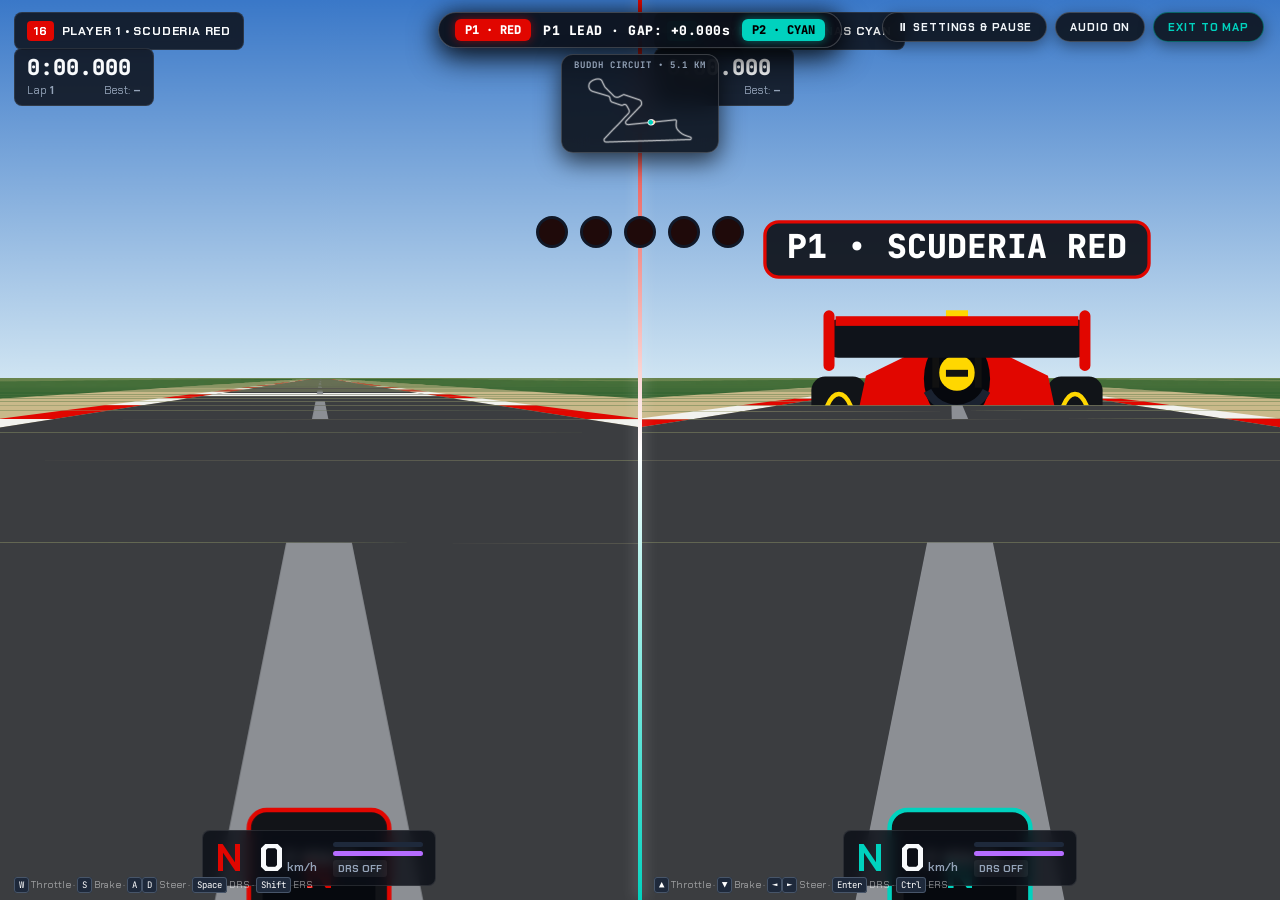
<file: duo_race.html>
<!DOCTYPE html>
<html lang="en">
<head>
<meta charset="utf-8">
<meta name="viewport" content="width=device-width, initial-scale=1, viewport-fit=cover">
<title>Buddh Circuit – F1 Duo Split-Screen Race</title>
<link href="https://fonts.googleapis.com/css2?family=Chakra+Petch:wght@500;700;800&family=JetBrains+Mono:wght@600;800&display=swap" rel="stylesheet">
<style>
:root{
  --bg:#070a0e;
  --panel:rgba(12,16,24,0.85);
  --p1-color:#e10600;
  --p1-glow:rgba(225,6,0,0.5);
  --p2-color:#00d2be;
  --p2-glow:rgba(0,210,190,0.5);
  --ink:#f8fafc;
  --dim:#94a3b8;
  --green:#3ddc84;
  --purple:#b56cff;
}
html,body{margin:0;height:100%;overflow:hidden;background:var(--bg);color:var(--ink);font-family:"Chakra Petch",sans-serif;user-select:none}
*,*::before,*::after{box-sizing:border-box}

/* Split-Screen Grid Layout */
#split-container{
  display:grid;
  grid-template-columns:1fr 1fr;
  width:100vw;
  height:100vh;
  position:relative;
}

.player-screen{
  position:relative;
  width:100%;
  height:100%;
  overflow:hidden;
  border-right:2px solid rgba(255,255,255,0.15);
}
#screen-p2{border-right:none}

canvas.game-canvas{
  display:block;
  width:100%;
  height:100%;
}

/* Screen Divider & Live Race Gap Banner */
#center-divider{
  position:absolute;
  top:0;
  bottom:0;
  left:50%;
  transform:translateX(-50%);
  width:4px;
  background:linear-gradient(180deg, var(--p1-color) 0%, #ffffff 50%, var(--p2-color) 100%);
  box-shadow:0 0 15px rgba(255,255,255,0.4);
  z-index:15;
  pointer-events:none;
}

/* Head-to-Head Position & Upper Mini-Map (Center Top) */
#duo-top-panel{
  position:fixed;
  top:12px;
  left:50%;
  transform:translateX(-50%);
  z-index:25;
  display:flex;
  flex-direction:column;
  align-items:center;
  gap:6px;
  pointer-events:none;
}

#h2h-tracker{
  display:flex;
  align-items:center;
  gap:12px;
  padding:6px 16px;
  background:rgba(10,14,22,0.92);
  border:1px solid rgba(255,255,255,0.2);
  border-radius:999px;
  box-shadow:0 10px 30px rgba(0,0,0,0.8),0 0 20px rgba(0,0,0,0.5);
  backdrop-filter:blur(12px);
  font-family:"JetBrains Mono",monospace;
}

#duo-minimap-card{
  background:rgba(10,14,22,0.88);
  border:1px solid rgba(255,255,255,0.18);
  border-radius:12px;
  padding:4px 8px;
  box-shadow:0 8px 24px rgba(0,0,0,0.7);
  backdrop-filter:blur(12px);
  display:flex;
  flex-direction:column;
  align-items:center;
}
.minimap-sub{
  font-size:9px;
  font-family:"JetBrains Mono",monospace;
  color:var(--dim);
  letter-spacing:1px;
  font-weight:700;
  margin-bottom:2px;
}
#duo-minimap{
  display:block;
  width:140px;
  height:75px;
}

.h2h-badge{
  font-size:12px;
  font-weight:800;
  padding:3px 10px;
  border-radius:6px;
  display:flex;
  align-items:center;
  gap:6px;
}
.h2h-p1{background:var(--p1-color);color:#fff;box-shadow:0 0 10px var(--p1-glow)}
.h2h-p2{background:var(--p2-color);color:#000;box-shadow:0 0 10px var(--p2-glow)}

.h2h-gap{
  font-size:13px;
  font-weight:800;
  color:#fff;
  letter-spacing:0.5px;
}

/* Top Toolbar */
#top-controls{
  position:fixed;
  top:12px;
  right:16px;
  z-index:22;
  display:flex;
  gap:8px;
}

#top-controls button, .tool-btn{
  border:1px solid rgba(255,255,255,0.2);
  border-radius:999px;
  padding:7px 14px;
  background:rgba(12,16,24,0.88);
  color:#f1f5f9;
  font:700 11px "Chakra Petch",sans-serif;
  letter-spacing:0.08em;
  cursor:pointer;
  backdrop-filter:blur(8px);
  box-shadow:0 4px 15px rgba(0,0,0,0.4);
  text-decoration:none;
  display:inline-flex;
  align-items:center;
  gap:6px;
  transition:all .15s ease;
}
#top-controls button:hover, .tool-btn:hover{
  background:rgba(30,41,59,0.96);
  border-color:rgba(255,255,255,0.4);
  transform:translateY(-1px);
}
.tool-btn-home{color:var(--p2-color);border-color:rgba(0,210,190,0.4)}

/* Player HUDs */
.hud-card{
  position:absolute;
  background:var(--panel);
  border-radius:8px;
  padding:8px 12px;
  font-variant-numeric:tabular-nums;
  backdrop-filter:blur(6px);
  border:1px solid rgba(255,255,255,0.1);
  z-index:10;
}

.hud-driver-badge{
  top:12px;
  left:14px;
  display:flex;
  align-items:center;
  gap:8px;
  font-weight:800;
  font-size:12px;
  letter-spacing:0.8px;
}
.badge-num{
  padding:2px 6px;
  border-radius:4px;
  font-weight:900;
}
.p1-badge .badge-num{background:var(--p1-color);color:#fff}
.p2-badge .badge-num{background:var(--p2-color);color:#000}

.hud-timing{
  top:48px;
  left:14px;
  min-width:140px;
}
.hud-timing .lap-time{
  font-size:22px;
  font-weight:800;
  font-family:"JetBrains Mono",monospace;
  line-height:1;
  margin-bottom:4px;
}
.hud-timing .lap-meta{
  display:flex;
  justify-content:space-between;
  font-size:11px;
  color:var(--dim);
}

.hud-telemetry-bottom{
  bottom:14px;
  left:50%;
  transform:translateX(-50%);
  display:flex;
  align-items:flex-end;
  gap:16px;
}
.hud-gear{
  font-size:38px;
  font-weight:900;
  line-height:1;
  min-width:28px;
  text-align:center;
}
.p1-gear{color:var(--p1-color)}
.p2-gear{color:var(--p2-color)}

.hud-speed{
  font-size:38px;
  font-weight:900;
  line-height:1;
}
.hud-speed small{
  font-size:12px;
  color:var(--dim);
  font-weight:600;
  margin-left:3px;
}

.hud-bars{
  display:grid;
  gap:4px;
  width:90px;
  font-size:10px;
  color:var(--dim);
}
.bar-track{
  height:5px;
  background:#1e293b;
  border-radius:3px;
  overflow:hidden;
}
.bar-fill{height:100%;width:0;transition:width 0.05s linear}
.bar-rev-p1{background:var(--p1-color)}
.bar-rev-p2{background:var(--p2-color)}
.bar-ers{background:var(--purple)}

.hud-drs-box{
  font-size:10px;
  font-weight:800;
  color:var(--dim);
  padding:2px 5px;
  border-radius:3px;
  background:rgba(255,255,255,0.06);
  width:fit-content;
}
.hud-drs-box.active{background:var(--green);color:#000;box-shadow:0 0 8px rgba(61,220,132,0.7)}

/* Controls Help Banner at Bottom */
.controls-hint{
  position:absolute;
  bottom:8px;
  left:14px;
  font-size:10px;
  color:rgba(255,255,255,0.5);
  line-height:1.4;
  z-index:10;
}
.controls-hint kbd{
  background:#1e293b;
  border:1px solid #475569;
  border-radius:3px;
  padding:1px 4px;
  color:#fff;
  font-family:"JetBrains Mono",monospace;
  font-size:9px;
}

/* Lights & Countdown Overlay */
#race-lights{
  position:fixed;
  top:24%;
  left:50%;
  transform:translateX(-50%);
  display:flex;
  gap:12px;
  z-index:30;
  pointer-events:none;
}
#race-lights span{
  width:32px;
  height:32px;
  border-radius:50%;
  background:#1f0a0a;
  border:3px solid #111827;
}
#race-lights span.on{
  background:var(--p1-color);
  box-shadow:0 0 20px var(--p1-color);
}

#big-msg{
  position:fixed;
  top:36%;
  left:0;
  right:0;
  text-align:center;
  font-size:36px;
  font-weight:900;
  z-index:30;
  pointer-events:none;
  text-shadow:0 3px 12px #000;
}

/* Winner Celebration Modal */
#winner-modal{
  position:fixed;
  top:50%;
  left:50%;
  transform:translate(-50%,-50%);
  z-index:40;
  background:linear-gradient(145deg, rgba(16,22,34,0.98), rgba(8,12,18,0.98));
  border:2px solid rgba(255,255,255,0.25);
  border-radius:20px;
  padding:32px 40px;
  text-align:center;
  box-shadow:0 25px 80px rgba(0,0,0,0.9),0 0 40px rgba(225,6,0,0.3);
  backdrop-filter:blur(20px);
  animation:pop-in 0.3s cubic-bezier(0.34,1.56,0.64,1);
}
#winner-modal[hidden]{display:none}

@keyframes pop-in{
  from{opacity:0;transform:translate(-50%,-50%) scale(0.85)}
  to{opacity:1;transform:translate(-50%,-50%) scale(1)}
}

.trophy-icon{font-size:52px;margin-bottom:8px}
.winner-title{font-size:28px;font-weight:900;margin:0 0 8px;letter-spacing:1px}
.winner-sub{font-size:14px;color:var(--dim);margin:0 0 20px}
.modal-actions{display:flex;gap:12px;justify-content:center}
.btn-primary-action{
  padding:12px 24px;
  border-radius:10px;
  border:0;
  background:linear-gradient(135deg, #ff1744, #e10600);
  color:#fff;
  font:800 13px "Chakra Petch",sans-serif;
  cursor:pointer;
  letter-spacing:0.08em;
  box-shadow:0 4px 20px rgba(225,6,0,0.5);
  text-decoration:none;
}
.btn-primary-action:hover{transform:translateY(-2px);box-shadow:0 6px 25px rgba(225,6,0,0.8)}

/* Pause Menu */
#duo-pause-menu{
  position:fixed;
  top:50%;
  left:50%;
  transform:translate(-50%,-50%);
  z-index:35;
  width:min(440px,calc(100vw - 32px));
  background:linear-gradient(145deg, rgba(16,22,34,0.98), rgba(8,12,18,0.98));
  border:1px solid rgba(255,255,255,0.2);
  border-radius:16px;
  padding:24px;
  box-shadow:0 24px 80px rgba(0,0,0,0.85);
  backdrop-filter:blur(20px);
}
#duo-pause-menu[hidden]{display:none}
.pause-menu-header{display:flex;justify-content:space-between;align-items:center;margin-bottom:16px}
.pause-menu-header h2{margin:0;font-size:20px;font-weight:800}
.menu-close-btn{border:1px solid #334155;border-radius:6px;background:#1e293b;color:#fff;padding:5px 10px;cursor:pointer;font:700 11px sans-serif}

.weather-pills-row{display:grid;grid-template-columns:repeat(4,1fr);gap:6px;margin:12px 0}
.w-pill-btn{
  padding:8px 4px;
  border:1px solid rgba(255,255,255,0.15);
  background:rgba(255,255,255,0.05);
  border-radius:8px;
  color:#fff;
  font:700 11px "Chakra Petch",sans-serif;
  cursor:pointer;
  display:flex;
  flex-direction:column;
  align-items:center;
  gap:3px;
}
.w-pill-btn.active{background:rgba(225,6,0,0.25);border-color:var(--p1-color);box-shadow:0 0 10px rgba(225,6,0,0.4)}

.pause-actions{display:flex;flex-direction:column;gap:8px;margin-top:16px}
.btn-pause-menu{
  width:100%;
  padding:12px;
  border-radius:8px;
  font:800 12px "Chakra Petch",sans-serif;
  cursor:pointer;
  letter-spacing:0.08em;
  border:0;
  display:flex;
  align-items:center;
  justify-content:center;
  gap:8px;
  text-decoration:none;
}
.btn-pause-res{background:var(--p1-color);color:#fff}
.btn-pause-sec{background:rgba(255,255,255,0.08);color:#f1f5f9;border:1px solid rgba(255,255,255,0.15)}
.btn-pause-exit{background:rgba(0,210,190,0.12);color:var(--p2-color);border:1px solid rgba(0,210,190,0.35)}
</style>
</head>
<body>

<!-- Split-Screen Viewports Container -->
<div id="split-container">
  
  <!-- Left Screen: Player 1 (Red Car #16) -->
  <div class="player-screen" id="screen-p1">
    <canvas id="canvas-p1" class="game-canvas"></canvas>
    
    <div class="hud-card hud-driver-badge p1-badge">
      <span class="badge-num">16</span>
      <span>PLAYER 1 • SCUDERIA RED</span>
    </div>

    <div class="hud-card hud-timing" id="timing-p1">
      <div class="lap-time" id="cur-p1">0:00.000</div>
      <div class="lap-meta"><span>Lap <b id="lap-p1">1</b></span><span>Best: <b id="best-p1">–</b></span></div>
    </div>

    <div class="hud-card hud-telemetry-bottom">
      <div class="hud-gear p1-gear" id="gear-p1">N</div>
      <div class="hud-speed" id="speed-p1">0<small>km/h</small></div>
      <div class="hud-bars">
        <div class="bar-track"><div class="bar-fill bar-rev-p1" id="rev-p1"></div></div>
        <div class="bar-track"><div class="bar-fill bar-ers" id="ers-p1" style="width:100%"></div></div>
        <div class="hud-drs-box" id="drs-p1">DRS OFF</div>
      </div>
    </div>

    <div class="controls-hint">
      <kbd>W</kbd> Throttle · <kbd>S</kbd> Brake · <kbd>A</kbd><kbd>D</kbd> Steer · <kbd>Space</kbd> DRS · <kbd>Shift</kbd> ERS
    </div>
  </div>

  <!-- Center Divider Line -->
  <div id="center-divider"></div>

  <!-- Right Screen: Player 2 (Cyan Car #44) -->
  <div class="player-screen" id="screen-p2">
    <canvas id="canvas-p2" class="game-canvas"></canvas>

    <div class="hud-card hud-driver-badge p2-badge">
      <span class="badge-num">44</span>
      <span>PLAYER 2 • PETRONAS CYAN</span>
    </div>

    <div class="hud-card hud-timing" id="timing-p2">
      <div class="lap-time" id="cur-p2">0:00.000</div>
      <div class="lap-meta"><span>Lap <b id="lap-p2">1</b></span><span>Best: <b id="best-p2">–</b></span></div>
    </div>

    <div class="hud-card hud-telemetry-bottom">
      <div class="hud-gear p2-gear" id="gear-p2">N</div>
      <div class="hud-speed" id="speed-p2">0<small>km/h</small></div>
      <div class="hud-bars">
        <div class="bar-track"><div class="bar-fill bar-rev-p2" id="rev-p2"></div></div>
        <div class="bar-track"><div class="bar-fill bar-ers" id="ers-p2" style="width:100%"></div></div>
        <div class="hud-drs-box" id="drs-p2">DRS OFF</div>
      </div>
    </div>

    <div class="controls-hint">
      <kbd>▲</kbd> Throttle · <kbd>▼</kbd> Brake · <kbd>◄</kbd><kbd>►</kbd> Steer · <kbd>Enter</kbd> DRS · <kbd>Ctrl</kbd> ERS
    </div>
  </div>

</div>

<!-- Head-to-Head Live Gap & Upper Circuit Mini-Map (Center Top) -->
<div id="duo-top-panel">
  <div id="h2h-tracker">
    <div class="h2h-badge h2h-p1">P1 · RED</div>
    <div class="h2h-gap" id="h2h-gap-val">INTERVAL: +0.000s</div>
    <div class="h2h-badge h2h-p2">P2 · CYAN</div>
  </div>
  <div id="duo-minimap-card">
    <span class="minimap-sub">BUDDH CIRCUIT • 5.1 KM</span>
    <canvas id="duo-minimap" width="280" height="150"></canvas>
  </div>
</div>

<!-- Top Toolbar -->
<div id="top-controls">
  <button id="btn-pause-toggle" type="button">⏸ SETTINGS &amp; PAUSE</button>
  <button id="btn-audio-toggle" type="button">AUDIO ON</button>
  <a href="index.html" class="tool-btn tool-btn-home">EXIT TO MAP</a>
</div>

<!-- Start Lights & Message -->
<div id="race-lights"><span></span><span></span><span></span><span></span><span></span></div>
<div id="big-msg"></div>

<!-- Winner Celebration Modal -->
<div id="winner-modal" hidden>
  <div class="trophy-icon">🏆</div>
  <h2 class="winner-title" id="winner-name">PLAYER 1 WINS!</h2>
  <p class="winner-sub" id="winner-meta">Lap Time: 1:28.450 • Gap: +0.620s</p>
  <div class="modal-actions">
    <button class="btn-primary-action" id="btn-rematch" type="button">RACE AGAIN (REMATCH)</button>
    <a href="index.html" class="tool-btn tool-btn-home" style="padding:12px 20px;font-size:13px">EXIT TO HOME MAP</a>
  </div>
</div>

<!-- Settings & Pause Modal -->
<div id="duo-pause-menu" hidden>
  <div class="pause-menu-header">
    <div>
      <h2 style="font-size:20px;margin:0">SETTINGS &amp; PAUSE <span style="font-size:11px;background:var(--p1-color);color:#fff;padding:2px 8px;border-radius:4px;margin-left:6px;vertical-align:middle">PAUSED</span></h2>
      <p style="font-size:11px;color:var(--dim);margin:4px 0 0 0">Duo Split-Screen · Buddh International Circuit</p>
    </div>
    <button class="menu-close-btn" id="btn-close-pause">✕ CLOSE</button>
  </div>

  <div style="background:rgba(255,255,255,0.03);border:1px solid rgba(255,255,255,0.08);border-radius:10px;padding:12px;margin:12px 0">
    <div style="font-size:11px;font-weight:800;color:var(--p2-color);margin-bottom:8px">SPLIT-SCREEN DRIVING CONTROLS</div>
    <div style="font-size:11px;color:#cbd5e1;display:grid;grid-template-columns:1fr 1fr;gap:6px;font-family:'JetBrains Mono',monospace">
      <div><b>P1 (Left):</b></div>
      <div><b>P2 (Right):</b></div>
      <div>Throttle: <kbd style="background:rgba(255,255,255,0.15);padding:1px 4px;border-radius:3px">W</kbd></div>
      <div>Throttle: <kbd style="background:rgba(255,255,255,0.15);padding:1px 4px;border-radius:3px">▲</kbd></div>
      <div>Brake: <kbd style="background:rgba(255,255,255,0.15);padding:1px 4px;border-radius:3px">S</kbd></div>
      <div>Brake: <kbd style="background:rgba(255,255,255,0.15);padding:1px 4px;border-radius:3px">▼</kbd></div>
      <div>Steer: <kbd style="background:rgba(255,255,255,0.15);padding:1px 4px;border-radius:3px">A</kbd> <kbd style="background:rgba(255,255,255,0.15);padding:1px 4px;border-radius:3px">D</kbd></div>
      <div>Steer: <kbd style="background:rgba(255,255,255,0.15);padding:1px 4px;border-radius:3px">◄</kbd> <kbd style="background:rgba(255,255,255,0.15);padding:1px 4px;border-radius:3px">►</kbd></div>
      <div>DRS: <kbd style="background:rgba(255,255,255,0.15);padding:1px 4px;border-radius:3px">SPACE</kbd></div>
      <div>DRS: <kbd style="background:rgba(255,255,255,0.15);padding:1px 4px;border-radius:3px">ENTER</kbd></div>
      <div>ERS: <kbd style="background:rgba(255,255,255,0.15);padding:1px 4px;border-radius:3px">SHIFT</kbd></div>
      <div>ERS: <kbd style="background:rgba(255,255,255,0.15);padding:1px 4px;border-radius:3px">CTRL</kbd></div>
    </div>
  </div>

  <div class="pause-actions">
    <button class="btn-pause-menu btn-pause-res" id="btn-resume-duo">▶ RESUME CAR RACE</button>
    <button class="btn-pause-menu btn-pause-sec" id="btn-restart-duo">🔄 RESTART CURRENT RACE</button>
    <a href="multiplayer_race.html" class="btn-pause-menu btn-pause-sec" style="color:var(--f1-gold,#ffd700)">🌐 SWITCH TO ONLINE MULTIPLAYER</a>
    <a href="Buddh%20Circuit%20%E2%80%93%20F1%20Cockpit.html" class="btn-pause-menu btn-pause-sec" style="color:var(--p2-color)">🏎️ SWITCH TO SINGLE PLAYER</a>
    <a href="index.html" class="btn-pause-menu btn-pause-exit">🏠 EXIT TO HOME MAP</a>
  </div>
</div>

<script>
(function(){
const D=[2583,573,2631,568,2679,563,2727,558,2774,553,2822,547,2870,543,2918,538,2966,533,3013,528,3061,523,3109,518,3157,514,3205,509,3253,504,3300,499,3348,494,3396,489,3444,484,3492,480,3539,475,3587,470,3635,465,3683,460,3731,455,3778,451,3826,446,3874,441,3922,436,3970,431,4017,426,4065,421,4113,417,4161,412,4209,407,4257,402,4304,397,4352,392,4400,388,4448,383,4496,378,4543,373,4591,368,4639,363,4687,359,4735,354,4782,349,4830,344,4878,339,4926,334,4974,329,5021,325,5069,320,5117,315,5165,310,5213,305,5260,300,5308,296,5356,291,5404,287,5452,292,5494,313,5528,346,5550,388,5559,434,5559,482,5557,530,5553,578,5549,626,5545,674,5541,722,5537,770,5533,818,5531,866,5531,914,5531,962,5532,1010,5537,1057,5542,1105,5547,1153,5555,1200,5567,1247,5579,1293,5595,1338,5617,1381,5638,1424,5660,1467,5685,1508,5713,1547,5741,1586,5769,1625,5797,1664,5831,1698,5865,1732,5899,1766,5933,1800,5967,1834,6001,1868,6035,1902,6072,1932,6110,1961,6149,1990,6187,2019,6226,2048,6264,2077,6302,2106,6342,2133,6385,2154,6428,2175,6471,2196,6514,2218,6557,2239,6601,2260,6644,2281,6689,2298,6734,2315,6779,2332,6824,2349,6869,2366,6914,2383,6959,2400,7004,2416,7050,2430,7096,2443,7142,2457,7188,2471,7233,2487,7278,2503,7324,2518,7370,2533,7414,2552,7453,2579,7482,2617,7491,2664,7492,2712,7485,2759,7460,2799,7428,2835,7386,2858,7339,2867,7291,2870,7243,2869,7195,2869,7147,2868,7099,2869,7051,2871,7003,2872,6955,2873,6907,2874,6859,2875,6811,2876,6763,2877,6715,2879,6667,2880,6619,2881,6570,2882,6522,2883,6474,2885,6426,2886,6378,2887,6330,2888,6282,2890,6234,2892,6186,2893,6138,2895,6090,2896,6042,2898,5994,2900,5946,2901,5898,2903,5850,2904,5802,2906,5754,2908,5706,2910,5658,2912,5610,2914,5562,2916,5514,2917,5466,2919,5418,2921,5370,2923,5322,2925,5274,2927,5226,2928,5178,2929,5130,2931,5082,2932,5034,2933,4986,2935,4938,2936,4890,2937,4841,2939,4793,2940,4745,2941,4697,2943,4649,2944,4601,2945,4553,2947,4505,2948,4457,2950,4409,2952,4361,2953,4313,2955,4265,2957,4217,2958,4169,2960,4121,2962,4073,2964,4025,2965,3977,2967,3929,2969,3881,2970,3833,2971,3785,2973,3737,2974,3689,2975,3641,2976,3593,2977,3545,2978,3497,2979,3449,2981,3401,2982,3352,2983,3304,2984,3256,2985,3208,2986,3160,2987,3112,2988,3064,2990,3016,2991,2968,2992,2920,2993,2872,2995,2824,2997,2776,2999,2728,3001,2680,3003,2632,3004,2584,3006,2536,3008,2488,3010,2440,3012,2392,3014,2344,3015,2296,3017,2248,3018,2200,3019,2152,3020,2104,3021,2056,3022,2008,3024,1960,3025,1912,3026,1864,3027,1816,3028,1767,3030,1719,3031,1671,3033,1623,3034,1575,3036,1527,3037,1479,3039,1431,3040,1383,3042,1335,3043,1287,3045,1239,3046,1191,3047,1143,3048,1095,3049,1047,3050,999,3051,951,3052,903,3053,855,3054,807,3055,759,3056,711,3057,663,3057,615,3059,567,3061,519,3063,471,3065,423,3067,375,3069,326,3071,278,3073,230,3075,182,3077,134,3079,86,3081,38,3082,-10,3083,-58,3084,-106,3085,-154,3086,-202,3087,-250,3088,-298,3089,-346,3090,-394,3091,-442,3092,-490,3093,-538,3094,-586,3095,-634,3097,-682,3098,-730,3099,-778,3101,-826,3102,-874,3104,-922,3105,-970,3107,-1018,3108,-1066,3110,-1115,3111,-1163,3113,-1211,3114,-1259,3115,-1307,3117,-1355,3118,-1403,3120,-1451,3121,-1499,3123,-1547,3124,-1595,3126,-1643,3127,-1691,3128,-1739,3130,-1787,3131,-1835,3133,-1883,3134,-1931,3136,-1979,3137,-2027,3139,-2075,3141,-2123,3142,-2171,3144,-2219,3145,-2267,3147,-2315,3148,-2363,3150,-2411,3151,-2459,3153,-2507,3154,-2555,3155,-2603,3157,-2651,3158,-2700,3159,-2748,3161,-2796,3162,-2844,3163,-2892,3164,-2940,3166,-2988,3167,-3036,3168,-3084,3170,-3132,3171,-3180,3172,-3228,3174,-3276,3175,-3324,3177,-3372,3178,-3420,3179,-3468,3181,-3516,3182,-3564,3182,-3612,3182,-3660,3174,-3707,3165,-3752,3151,-3792,3124,-3828,3092,-3854,3052,-3876,3009,-3885,2963,-3893,2915,-3894,2867,-3882,2821,-3862,2778,-3833,2739,-3800,2704,-3767,2670,-3734,2635,-3701,2600,-3668,2565,-3635,2531,-3601,2496,-3568,2461,-3535,2426,-3502,2392,-3469,2357,-3436,2322,-3402,2287,-3370,2252,-3337,2217,-3305,2181,-3272,2146,-3239,2111,-3207,2075,-3174,2040,-3142,2005,-3109,1969,-3076,1934,-3044,1899,-3011,1864,-2979,1828,-2945,1794,-2912,1759,-2878,1725,-2845,1690,-2811,1656,-2778,1622,-2744,1587,-2711,1553,-2677,1518,-2644,1484,-2610,1449,-2577,1415,-2543,1381,-2508,1347,-2474,1313,-2440,1279,-2406,1246,-2372,1212,-2338,1178,-2304,1144,-2269,1110,-2235,1076,-2201,1043,-2167,1009,-2133,975,-2100,940,-2067,905,-2034,870,-2001,835,-1968,801,-1935,766,-1902,731,-1869,696,-1835,661,-1802,626,-1769,591,-1736,557,-1703,522,-1670,487,-1637,452,-1605,416,-1573,380,-1541,344,-1509,308,-1477,273,-1445,237,-1413,201,-1381,165,-1349,129,-1317,94,-1285,58,-1253,22,-1221,-14,-1188,-49,-1154,-83,-1120,-117,-1086,-151,-1053,-186,-1020,-221,-987,-256,-954,-291,-921,-326,-888,-360,-855,-395,-822,-430,-789,-465,-758,-502,-730,-541,-701,-579,-674,-619,-648,-659,-627,-702,-615,-749,-603,-795,-604,-843,-605,-891,-610,-938,-624,-984,-638,-1030,-660,-1073,-683,-1115,-705,-1158,-728,-1200,-750,-1243,-773,-1285,-796,-1327,-819,-1370,-842,-1412,-865,-1454,-890,-1495,-918,-1534,-945,-1574,-972,-1613,-1001,-1651,-1043,-1675,-1085,-1697,-1129,-1718,-1176,-1724,-1224,-1730,-1271,-1719,-1317,-1707,-1362,-1690,-1404,-1667,-1447,-1645,-1492,-1630,-1539,-1622,-1587,-1622,-1635,-1623,-1681,-1637,-1727,-1651,-1773,-1666,-1818,-1680,-1864,-1696,-1909,-1711,-1955,-1727,-2000,-1743,-2046,-1758,-2091,-1774,-2137,-1789,-2182,-1805,-2227,-1821,-2273,-1836,-2318,-1852,-2364,-1868,-2409,-1883,-2455,-1899,-2500,-1915,-2545,-1930,-2591,-1946,-2636,-1962,-2682,-1977,-2727,-1993,-2773,-2009,-2818,-2024,-2864,-2040,-2902,-2068,-2939,-2099,-2976,-2129,-3007,-2165,-3033,-2205,-3055,-2248,-3070,-2293,-3085,-2339,-3095,-2386,-3105,-2433,-3115,-2480,-3125,-2527,-3134,-2574,-3148,-2620,-3169,-2663,-3193,-2705,-3224,-2741,-3258,-2775,-3300,-2798,-3341,-2822,-3385,-2841,-3431,-2854,-3478,-2868,-3524,-2881,-3570,-2894,-3616,-2907,-3662,-2921,-3708,-2935,-3754,-2949,-3800,-2963,-3846,-2976,-3892,-2990,-3938,-3004,-3984,-3018,-4030,-3032,-4076,-3046,-4122,-3060,-4168,-3073,-4214,-3087,-4261,-3101,-4307,-3114,-4353,-3128,-4399,-3142,-4445,-3155,-4491,-3169,-4537,-3183,-4583,-3196,-4629,-3210,-4675,-3224,-4721,-3237,-4767,-3251,-4813,-3264,-4860,-3278,-4906,-3292,-4952,-3305,-4998,-3319,-5044,-3333,-5090,-3346,-5136,-3360,-5182,-3374,-5228,-3387,-5274,-3401,-5320,-3414,-5366,-3428,-5410,-3448,-5454,-3467,-5498,-3487,-5539,-3511,-5579,-3539,-5618,-3566,-5658,-3594,-5690,-3628,-5720,-3666,-5750,-3703,-5780,-3741,-5804,-3782,-5820,-3827,-5837,-3872,-5853,-3917,-5865,-3964,-5875,-4011,-5884,-4058,-5883,-4106,-5881,-4154,-5879,-4202,-5877,-4250,-5868,-4297,-5857,-4344,-5847,-4391,-5832,-4436,-5808,-4478,-5785,-4520,-5759,-4560,-5728,-4597,-5697,-4634,-5666,-4670,-5628,-4699,-5590,-4729,-5552,-4759,-5514,-4788,-5473,-4813,-5432,-4838,-5391,-4863,-5350,-4888,-5308,-4912,-5263,-4928,-5218,-4944,-5173,-4960,-5127,-4976,-5082,-4992,-5037,-5008,-4991,-5024,-4945,-5035,-4897,-5042,-4850,-5049,-4802,-5056,-4754,-5057,-4706,-5057,-4658,-5058,-4610,-5057,-4562,-5052,-4514,-5047,-4467,-5039,-4423,-5020,-4379,-5001,-4335,-4982,-4299,-4950,-4263,-4918,-4227,-4886,-4201,-4846,-4176,-4805,-4150,-4765,-4131,-4721,-4112,-4676,-4094,-4632,-4076,-4587,-4054,-4544,-4033,-4502,-4011,-4459,-3989,-4416,-3967,-4373,-3946,-4330,-3926,-4286,-3905,-4243,-3884,-4200,-3861,-4158,-3838,-4115,-3815,-4073,-3791,-4031,-3768,-3990,-3735,-3954,-3702,-3920,-3668,-3886,-3634,-3852,-3600,-3818,-3566,-3784,-3532,-3750,-3498,-3716,-3464,-3682,-3430,-3648,-3397,-3613,-3363,-3579,-3329,-3545,-3295,-3511,-3261,-3477,-3227,-3443,-3193,-3409,-3159,-3376,-3125,-3342,-3091,-3308,-3057,-3274,-3023,-3240,-2989,-3206,-2954,-3172,-2920,-3138,-2886,-3104,-2852,-3070,-2818,-3037,-2784,-3003,-2750,-2969,-2716,-2935,-2682,-2901,-2648,-2867,-2613,-2834,-2579,-2800,-2540,-2773,-2499,-2748,-2457,-2723,-2413,-2707,-2366,-2695,-2320,-2682,-2273,-2675,-2225,-2669,-2177,-2664,-2130,-2667,-2083,-2677,-2035,-2686,-1988,-2696,-1944,-2714,-1901,-2736,-1858,-2757,-1815,-2779,-1772,-2800,-1729,-2822,-1686,-2843,-1643,-2865,-1600,-2886,-1557,-2908,-1515,-2929,-1472,-2951,-1429,-2972,-1386,-2994,-1341,-3012,-1296,-3016,-1250,-3001,-1204,-2986,-1159,-2971,-1113,-2955,-1068,-2940,-1022,-2925,-977,-2909,-931,-2894,-886,-2879,-840,-2863,-794,-2848,-749,-2833,-703,-2817,-658,-2802,-612,-2787,-567,-2771,-521,-2756,-476,-2740,-430,-2725,-385,-2710,-339,-2694,-294,-2679,-248,-2664,-202,-2648,-157,-2633,-111,-2618,-66,-2602,-20,-2587,25,-2572,71,-2556,116,-2541,162,-2526,207,-2510,253,-2495,298,-2479,344,-2464,389,-2449,435,-2433,481,-2418,526,-2403,572,-2387,617,-2372,663,-2357,708,-2341,750,-2317,791,-2293,833,-2269,870,-2240,901,-2203,933,-2167,952,-2123,970,-2078,987,-2033,997,-1987,1003,-1939,1009,-1891,1006,-1844,1003,-1796,1000,-1748,986,-1703,964,-1660,942,-1617,913,-1579,882,-1542,851,-1506,820,-1469,787,-1434,754,-1399,721,-1364,688,-1330,654,-1295,621,-1261,588,-1226,554,-1191,521,-1157,488,-1122,454,-1087,421,-1053,388,-1018,354,-983,321,-949,288,-914,255,-879,221,-845,188,-810,155,-776,121,-741,88,-706,55,-672,21,-637,-12,-602,-45,-568,-78,-533,-112,-498,-145,-464,-178,-429,-212,-394,-245,-360,-278,-325,-311,-290,-344,-255,-377,-220,-410,-185,-443,-151,-476,-116,-510,-81,-543,-46,-576,-11,-609,24,-642,58,-675,93,-708,128,-741,163,-774,198,-807,233,-840,268,-873,302,-907,337,-939,373,-970,409,-1002,445,-1034,482,-1054,524,-1068,570,-1080,616,-1073,664,-1066,711,-1043,753,-1017,793,-986,829,-948,858,-903,876,-859,895,-811,898,-763,900,-715,903,-667,906,-619,901,-572,895,-524,890,-476,885,-428,879,-381,874,-333,869,-285,864,-237,858,-190,853,-142,848,-94,843,-46,838,2,834,49,829,97,824,145,819,193,815,241,810,289,805,336,801,384,796,432,791,480,786,528,782,575,777,623,772,671,768,719,763,767,758,815,753,862,749,910,744,958,739,1006,735,1054,730,1101,725,1149,720,1197,716,1245,711,1293,706,1341,702,1388,697,1436,692,1484,687,1532,683,1580,678,1628,673,1675,668,1723,664,1771,659,1819,654,1867,649,1914,644,1962,639,2010,634,2058,629,2106,624,2153,619,2201,614,2249,609,2297,604,2344,598,2392,593,2440,588,2488,583,2536,578];
const P=[];for(let i=0;i<D.length;i+=2)P.push([D[i],D[i+1]]);
const TW=130, pts=[];
(function build(){
  const n=P.length;
  for(let i=0;i<n;i++){
    const p0=P[(i+n-1)%n],p1=P[i],p2=P[(i+1)%n],p3=P[(i+2)%n];
    for(let s=0;s<2;s++){
      const t=s/2,t2=t*t,t3=t2*t;
      pts.push([0,1].map(k=>0.5*((2*p1[k])+(-p0[k]+p2[k])*t+(2*p0[k]-5*p1[k]+4*p2[k]-p3[k])*t2+(-p0[k]+3*p1[k]-3*p2[k]+p3[k])*t3)));
    }
  }
})();
const N=pts.length;
const NEAR=3,FAR=3200,CAMH=10;
const nrm=pts.map((p,i)=>{const a=pts[(i+N-1)%N],b=pts[(i+1)%N],tx=b[0]-a[0],ty=b[1]-a[1],l=Math.hypot(tx,ty);return[-ty/l,tx/l]});

// DOM
const cv1=document.getElementById('canvas-p1'), ctx1=cv1.getContext('2d');
const cv2=document.getElementById('canvas-p2'), ctx2=cv2.getContext('2d');
const $=id=>document.getElementById(id);

let W,H,dpr;
function resize(){
  dpr=Math.min(devicePixelRatio||1,2);
  const w=innerWidth/2, h=innerHeight;
  W=w;H=h;
  cv1.width=w*dpr;cv1.height=h*dpr;
  cv2.width=w*dpr;cv2.height=h*dpr;
}
addEventListener('resize',resize);resize();

// Cars
const p1={id:1, name:'PLAYER 1 (RED)', num:'16', color:'#e10600', x:0,y:0,a:0,vx:0,vy:0,steer:0,idx:0,ers:1,gear:0,lapT:0,lapNo:1,best:null,halfway:false,drs:false,onTrack:true,kmh:0,inG:0,vf:0,thr:false,brk:false,wheelSpin:0,pitch:0,roll:0};
const p2={id:2, name:'PLAYER 2 (CYAN)', num:'44', color:'#00d2be', x:0,y:0,a:0,vx:0,vy:0,steer:0,idx:0,ers:1,gear:0,lapT:0,lapNo:1,best:null,halfway:false,drs:false,onTrack:true,kmh:0,inG:0,vf:0,thr:false,brk:false,wheelSpin:0,pitch:0,roll:0};

let keys={}, gameState='lights', lightsT=0, go=false, T=0, winner=null;
let weather=(new URLSearchParams(location.search).get('weather')||localStorage.getItem('f1_weather')||'sunny').toLowerCase();
let audioEnabled=true;

// Set Weather
function setDuoWeather(w){
  weather=w;
  localStorage.setItem('f1_weather',w);
}
setDuoWeather(weather);

// Reset positions on Grid
function resetGrid(){
  // P1 starting on pole (inside), P2 starting slightly behind (outside)
  const i1=N-10, i2=(N-16+N)%N;
  p1.x=pts[i1][0]; p1.y=pts[i1][1];
  const n1=pts[(i1+1)%N]; p1.a=Math.atan2(n1[1]-pts[i1][1],n1[0]-pts[i1][0]);
  p1.vx=p1.vy=0; p1.steer=0; p1.idx=i1; p1.ers=1; p1.lapT=0; p1.lapNo=1; p1.best=null; p1.halfway=false;

  p2.x=pts[i2][0]; p2.y=pts[i2][1];
  const n2=pts[(i2+1)%N]; p2.a=Math.atan2(n2[1]-pts[i2][1],n2[0]-pts[i2][0]);
  p2.vx=p2.vy=0; p2.steer=0; p2.idx=i2; p2.ers=1; p2.lapT=0; p2.lapNo=1; p2.best=null; p2.halfway=false;

  gameState='lights'; lightsT=0; go=false; winner=null;
  $('winner-modal').hidden=true;
  $('big-msg').textContent='';
  $('lap-p1').textContent='1'; $('lap-p2').textContent='1';
  $('best-p1').textContent='–'; $('best-p2').textContent='–';
}
resetGrid();

// Key Listeners (Both P1 and P2 simultaneous)
addEventListener('keydown',e=>{
  keys[e.code]=1;
  if(e.code.startsWith('Arrow')||e.code==='Space'||e.code==='Enter')e.preventDefault();
  if(e.code==='KeyR'&&gameState!=='paused')resetGrid();
  if(e.code==='Escape')togglePauseMenu();
});
addEventListener('keyup',e=>keys[e.code]=0);

// Pause Menu
const pauseModal=$('duo-pause-menu');
let previousState=null;
function togglePauseMenu(){
  const isHidden=pauseModal.hidden;
  if(isHidden){
    previousState=gameState;
    gameState='paused';
    pauseModal.hidden=false;
  }else{
    gameState=previousState||'run';
    pauseModal.hidden=true;
  }
}
$('btn-pause-toggle').addEventListener('click',togglePauseMenu);
$('btn-close-pause').addEventListener('click',togglePauseMenu);
$('btn-resume-duo').addEventListener('click',togglePauseMenu);
$('btn-restart-duo').addEventListener('click',()=>{pauseModal.hidden=true;resetGrid()});
$('btn-rematch').addEventListener('click',()=>{resetGrid()});

const fmt=t=>{const m=Math.floor(t/60),s=t-m*60;return m+':'+s.toFixed(3).padStart(6,'0')};

function nearestCar(car){
  let bi=car.idx,bd=1e18;
  for(let k=-25;k<=25;k++){
    const i=(car.idx+k+N)%N,dx=car.x-pts[i][0],dy=car.y-pts[i][1],d=dx*dx+dy*dy;
    if(d<bd){bd=d;bi=i}
  }
  return [bi,Math.sqrt(bd)];
}

// Update loop for each car
function updateCarPhysics(car, dt, thrKey, brkKey, leftKey, rightKey, drsKey, ersKey, prefix){
  const thr=go&&thrKey, brk=go&&brkKey;
  const tgt=(rightKey?1:0)-(leftKey?1:0);
  car.steer+=(tgt-car.steer)*Math.min(1,7*dt);
  const c=Math.cos(car.a),s=Math.sin(car.a);
  let vf=car.vx*c+car.vy*s, vl=-car.vx*s+car.vy*c;
  const [ni,d]=nearestCar(car);
  const onTrack=d<TW/2+6, gravel=d>TW/2+40;
  const drsOn=go&&drsKey&&Math.abs(car.steer)<0.15&&vf>300;
  const ersOn=go&&ersKey&&car.ers>0&&thr;

  if(ersOn)car.ers=Math.max(0,car.ers-dt*0.22);else car.ers=Math.min(1,car.ers+dt*0.04+(brk?dt*0.1:0));
  const maxV=900+(drsOn?90:0)+(ersOn?50:0);
  if(thr)vf+=(760+(ersOn?350:0))*(1-Math.max(0,vf)/maxV)*dt;

  let lateralGripRate = onTrack ? 5.5 : 3.0;
  let brakePower = 1900;
  let steerCoeff = 2.6;

  if (weather === 'cloudy') {
    lateralGripRate = onTrack ? 5.2 : 2.8;
    brakePower = 1850;
  } else if (weather === 'rain') {
    lateralGripRate = onTrack ? 3.2 : 1.6;
    brakePower = 1300;
    if (thr && Math.abs(car.steer) > 0.15 && vf > 30) {
      vl += (car.steer > 0 ? 1 : -1) * 45 * dt;
    }
  } else if (weather === 'snow') {
    lateralGripRate = onTrack ? 1.35 : 0.75;
    brakePower = 850;
    steerCoeff = 3.2;
    if (thr && Math.abs(car.steer) > 0.05) {
      vl += (car.steer > 0 ? 1 : -1) * Math.min(vf * 0.45, 120) * dt;
    }
  }

  if(!go){
    vf = 0; vl = 0;
    car.vx = 0; car.vy = 0;
  } else {
    if (brk) {
      vf -= (vf > 0 ? brakePower : 500) * dt;
      if (vf < -120) vf = -120;
    }
    if (!thr && !brk) {
      if (vf > 0) vf = Math.max(0, vf - (onTrack ? 140 : 360) * dt);
      else if (vf < 0) vf = Math.min(0, vf + (onTrack ? 140 : 360) * dt);
      else vf = 0;
      if (Math.abs(vf) < 0.5) vf = 0;
    }
    vf -= vf * (drsOn ? 0.05 : 0.13) * dt;
    if (!onTrack) vf -= vf * (gravel ? 4 : 1.6) * dt;
    vl *= Math.exp(-lateralGripRate * dt);
    if (Math.abs(vl) < 0.5) vl = 0;
  }

  const ar = Math.abs(vf);
  car.a += car.steer * steerCoeff * Math.min(ar / 220, 1) / (1 + ar / 620) * (vf >= 0 ? 1 : -1) * dt;
  const c2=Math.cos(car.a),s2=Math.sin(car.a);
  if(Math.abs(vf) < 0.01 && Math.abs(vl) < 0.01){
    car.vx = 0; car.vy = 0;
  } else {
    car.vx=vf*c2-vl*s2;car.vy=vf*s2+vl*c2;
  }
  car.x+=car.vx*dt;car.y+=car.vy*dt;

  const prev=car.idx;car.idx=ni;
  if(go&&!winner){
    car.lapT+=dt;
    if(ni>N*0.45&&ni<N*0.55)car.halfway=true;
    if(prev>N*0.9&&ni<N*0.1&&car.halfway&&vf>0){
      if(!winner){
        winner=car;
        triggerWinner(car);
      }
      if(car.best===null||car.lapT<car.best)car.best=car.lapT;
      car.lapNo++;car.lapT=0;car.halfway=false;
      $(prefix==='p1'?'lap-p1':'lap-p2').textContent=car.lapNo;
      $(prefix==='p1'?'best-p1':'best-p2').textContent=fmt(car.best);
    }
  }

  const kmh=Math.abs(vf)*0.37;
  $(prefix==='p1'?'speed-p1':'speed-p2').firstChild.nodeValue=Math.round(kmh);
  const g=vf<-5?'R':kmh<8?'N':Math.min(8,1+Math.floor(kmh/42));
  $(prefix==='p1'?'gear-p1':'gear-p2').textContent=g;
  const inG=typeof g==='number'?((kmh-(g-1)*42)/42):0;
  $(prefix==='p1'?'rev-p1':'rev-p2').style.width=Math.round(Math.max(0,Math.min(1,inG))*100)+'%';
  $(prefix==='p1'?'ers-p1':'ers-p2').style.width=Math.round(car.ers*100)+'%';
  const drsEl=$(prefix==='p1'?'drs-p1':'drs-p2');
  drsEl.textContent=drsOn?'DRS OPEN':'DRS OFF';drsEl.classList.toggle('active',drsOn);
  $(prefix==='p1'?'cur-p1':'cur-p2').textContent=fmt(car.lapT);

  car.drs=drsOn;car.onTrack=onTrack;car.kmh=kmh;car.gear=g;car.inG=inG;car.vf=vf;car.thr=thr;car.brk=brk;
  const targetPitch=(brk?10:0)-(thr?6:0);car.pitch+=(targetPitch-car.pitch)*Math.min(1,8*dt);
  const targetRoll=car.steer*Math.min(1,kmh/160)*6.5;car.roll+=(targetRoll-car.roll)*Math.min(1,8*dt);
}

function triggerWinner(wCar){
  const other = wCar.id === 1 ? p2 : p1;
  const gap = Math.abs(wCar.lapT - other.lapT);
  $('winner-name').textContent = wCar.id === 1 ? '🥇 PLAYER 1 WINS (RED)!' : '🥇 PLAYER 2 WINS (CYAN)!';
  $('winner-meta').textContent = `Winning Lap Time: ${fmt(wCar.lapT)} • Defeated Player ${other.id}`;
  $('winner-modal').hidden = false;
}

// 3D Rendering per Player
function clip(p){const o=[];for(let k=0;k<p.length;k++){const a=p[k],b=p[(k+1)%p.length],ai=a[0]>=NEAR,bi=b[0]>=NEAR;if(ai)o.push(a);if(ai!==bi){const t=(NEAR-a[0])/(b[0]-a[0]);o.push([NEAR,a[1]+(b[1]-a[1])*t])}}return o}
function quad(ctx,w1,w2,col,cf,cl,nf,nl,focal,hor){
  for(let i=0;i<N;i++){}
}

function renderPlayerView(ctx, car, oppCar, primaryColor){
  ctx.setTransform(dpr,0,0,dpr,0,0);
  const sp=Math.hypot(car.vx,car.vy),k=sp/900;
  const focal=Math.min(W,H*1.8)*0.62*(1-k*0.12);
  const hor=H*0.42+Math.sin(T*70)*k*1.5+(car.onTrack?0:Math.sin(T*90)*3);
  const c=Math.cos(car.a),s=Math.sin(car.a);

  const cf=new Float32Array(N),cl=new Float32Array(N),nf=new Float32Array(N),nl=new Float32Array(N);
  for(let i=0;i<N;i++){
    const dx=pts[i][0]-car.x,dy=pts[i][1]-car.y;
    cf[i]=dx*c+dy*s;cl[i]=-dx*s+dy*c;
    nf[i]=nrm[i][0]*c+nrm[i][1]*s;nl[i]=-nrm[i][0]*s+nrm[i][1]*c;
  }

  // Sky
  const sg=ctx.createLinearGradient(0,0,0,hor);
  if(weather==='rain'){sg.addColorStop(0,'#0a101d');sg.addColorStop(1,'#2c384e');}
  else if(weather==='snow'){sg.addColorStop(0,'#8cb7ea');sg.addColorStop(1,'#edf4fc');}
  else if(weather==='cloudy'){sg.addColorStop(0,'#3f4c5e');sg.addColorStop(1,'#95a4b8');}
  else{sg.addColorStop(0,'#3a78c8');sg.addColorStop(1,'#cfe4f2');}
  ctx.fillStyle=sg;ctx.fillRect(0,0,W,hor+1);

  // Ground
  const ground=ctx.createLinearGradient(0,hor,0,H);
  if(weather==='snow'){ground.addColorStop(0,'#e5eef7');ground.addColorStop(1,'#a8c0d6');}
  else if(weather==='rain'){ground.addColorStop(0,'#27372b');ground.addColorStop(1,'#0d160f');}
  else{ground.addColorStop(0,'#68834c');ground.addColorStop(1,'#17291d');}
  ctx.fillStyle=ground;ctx.fillRect(0,hor,W,H-hor);

  ctx.save();ctx.translate(W/2,H/2);ctx.rotate(-car.steer*k*0.05);ctx.translate(-W/2,-H/2);

  const items=[];
  for(let i=0;i<N;i++){
    const j=(i+1)%N,mx_=Math.max(cf[i],cf[j]),mn=Math.min(cf[i],cf[j]);
    if(mx_<NEAR||mn>FAR)continue;
    items.push([(cf[i]+cf[j])/2,i,0]);
    if(i%8===0&&cf[i]>NEAR){items.push([cf[i],i,-1]);items.push([cf[i],i,1])}
  }

  // Opponent Car Depth in 3D
  const odx=oppCar.x-car.x, ody=oppCar.y-car.y;
  const ocf=odx*c+ody*s, ocl=-odx*s+ody*c;
  if(ocf>NEAR && ocf<FAR){
    items.push([ocf, -1, 99]); // 99 = opponent car
  }

  items.sort((a,b)=>b[0]-a[0]);
  const HW=TW/2;

  function renderQuad(i,w1,w2,col){
    const j=(i+1)%N,P4=[[cf[i]+nf[i]*w1,cl[i]+nl[i]*w1],[cf[i]+nf[i]*w2,cl[i]+nl[i]*w2],[cf[j]+nf[j]*w2,cl[j]+nl[j]*w2],[cf[j]+nf[j]*w1,cl[j]+nl[j]*w1]];
    const q=clip(P4);if(q.length<3)return;
    ctx.fillStyle=col;ctx.beginPath();
    q.forEach((p,k)=>{const x=W/2+p[1]/p[0]*focal,y=hor+CAMH/p[0]*focal;k?ctx.lineTo(x,y):ctx.moveTo(x,y)});
    ctx.fill();
  }

  for(const [d,i,t] of items){
    if(t===0){
      const isSnow=weather==='snow', isRain=weather==='rain';
      renderQuad(i,-900,900,isSnow?'#f1f5f9':(isRain?'#1c2a1e':'#376633'));
      renderQuad(i,-HW-90,HW+90,isSnow?'#dbe4ee':(isRain?'#6d624a':'#c9b98a'));
      const kc=(i>>1)&1?(isSnow?'#d32f2f':'#e10600'):(isSnow?'#ffffff':'#f2f2ee');
      renderQuad(i,-HW-14,-HW,kc);renderQuad(i,HW,HW+14,kc);
      renderQuad(i,-HW,HW,isSnow?'#6c7e94':(isRain?'#1f232b':'#3b3d40'));
      if(i>=N-1||i===0)renderQuad(i,-HW,HW,'#f2f2ee');
      if(i%6<3)renderQuad(i,-2,2,isSnow?'#a4b4c7':'#8c8f94');
    }else if(t===99){
      // Hyper-detailed 3D Formula 1 Car Rendering for Opponent
      const scale=focal/ocf;
      const ox=W/2+ocl/ocf*focal, oy=hor+CAMH/ocf*focal;
      const cw=Math.max(12, 110*scale), ch=Math.max(6, 54*scale);

      ctx.save();
      ctx.translate(ox, oy);

      // 1. Wet Weather Spray
      if(weather==='rain' && oppCar.kmh > 40){
        for(let s=0; s<6; s++){
          ctx.fillStyle='rgba(200,230,255,0.2)';
          ctx.beginPath();
          ctx.arc((Math.random()-0.5)*cw*0.8, -Math.random()*ch*1.5, (Math.random()*8+4)*scale, 0, Math.PI*2);
          ctx.fill();
        }
      }

      // 2. Ground Contact Shadow
      ctx.fillStyle='rgba(0,0,0,0.75)';
      ctx.beginPath();
      ctx.ellipse(0, ch*0.36, cw*0.6, ch*0.22, 0, 0, Math.PI*2);
      ctx.fill();

      // 3. Pirelli 18" Slicks & Rims
      const tireW = 20 * scale;
      const tireH = 42 * scale;
      const tireY = -tireH * 0.25;
      [-cw*0.48, cw*0.48 - tireW].forEach((tx, idx) => {
        // Rubber
        ctx.fillStyle = '#111418';
        ctx.beginPath();
        ctx.roundRect(tx, tireY, tireW, tireH, [5*scale]);
        ctx.fill();

        // Pirelli Yellow/Red Stripe
        ctx.strokeStyle = '#ffd700';
        ctx.lineWidth = 1.6*scale;
        ctx.beginPath();
        ctx.ellipse(tx + tireW*0.5, tireY + tireH*0.5, tireW*0.3, tireH*0.35, 0, 0, Math.PI*2);
        ctx.stroke();

        // Aero Cover Rim
        ctx.fillStyle = '#0a0c10';
        ctx.beginPath();
        ctx.ellipse(tx + tireW*0.5, tireY + tireH*0.5, tireW*0.2, tireH*0.24, 0, 0, Math.PI*2);
        ctx.fill();
      });

      // 4. Rear Diffuser
      ctx.fillStyle = '#080b10';
      ctx.beginPath();
      ctx.moveTo(-cw*0.32, ch*0.14);
      ctx.lineTo(cw*0.32, ch*0.14);
      ctx.lineTo(cw*0.36, ch*0.36);
      ctx.lineTo(-cw*0.36, ch*0.36);
      ctx.closePath();
      ctx.fill();

      // 5. FIA Flashing Rain / ERS LED
      const ledBlink = Math.sin(T*35) > 0;
      if(ledBlink || weather==='rain'){
        const flare = ctx.createRadialGradient(0, ch*0.2, 1*scale, 0, ch*0.2, 12*scale);
        flare.addColorStop(0, '#ffffff');
        flare.addColorStop(0.3, '#ff0000');
        flare.addColorStop(1, 'rgba(255,0,0,0)');
        ctx.fillStyle = flare;
        ctx.beginPath();
        ctx.arc(0, ch*0.2, 12*scale, 0, Math.PI*2);
        ctx.fill();
      }

      // 6. Main Chassis & Sidepods
      ctx.fillStyle = oppCar.color;
      ctx.beginPath();
      ctx.moveTo(-cw*0.34, ch*0.18);
      ctx.lineTo(-cw*0.3, -ch*0.2);
      ctx.lineTo(-cw*0.15, -ch*0.35);
      ctx.lineTo(cw*0.15, -ch*0.35);
      ctx.lineTo(cw*0.3, -ch*0.2);
      ctx.lineTo(cw*0.34, ch*0.18);
      ctx.closePath();
      ctx.fill();

      // Engine Shark Fin
      ctx.fillStyle = oppCar.color === '#e10600' ? '#ffffff' : '#000000';
      ctx.beginPath();
      ctx.moveTo(-cw*0.03, -ch*0.6);
      ctx.lineTo(cw*0.03, -ch*0.6);
      ctx.lineTo(cw*0.04, -ch*0.08);
      ctx.lineTo(-cw*0.04, -ch*0.08);
      ctx.closePath();
      ctx.fill();

      // Airbox Intake & T-Cam
      ctx.fillStyle = '#0a0d14';
      ctx.beginPath();
      ctx.ellipse(0, -ch*0.4, 9*scale, 11*scale, 0, 0, Math.PI*2);
      ctx.fill();
      ctx.fillStyle = '#ffd700';
      ctx.fillRect(-4*scale, -ch*0.64, 8*scale, 4*scale);

      // Cockpit & Halo
      ctx.fillStyle = '#06080d';
      ctx.beginPath();
      ctx.ellipse(0, -ch*0.18, 12*scale, 16*scale, 0, 0, Math.PI*2);
      ctx.fill();
      ctx.strokeStyle = '#1a2230';
      ctx.lineWidth = 3*scale;
      ctx.beginPath();
      ctx.arc(0, -ch*0.2, 12*scale, Math.PI*0.85, Math.PI*0.15, true);
      ctx.stroke();

      // Driver Helmet
      ctx.fillStyle = '#ffd700';
      ctx.beginPath();
      ctx.arc(0, -ch*0.22, 6.5*scale, 0, Math.PI*2);
      ctx.fill();
      ctx.fillStyle = '#111';
      ctx.fillRect(-4*scale, -ch*0.24, 8*scale, 2.5*scale);

      // 7. Carbon Rear Wing & DRS
      ctx.strokeStyle = '#111';
      ctx.lineWidth = 2.5*scale;
      ctx.beginPath();
      ctx.moveTo(-cw*0.07, -ch*0.12);
      ctx.lineTo(-cw*0.07, -ch*0.52);
      ctx.moveTo(cw*0.07, -ch*0.12);
      ctx.lineTo(cw*0.07, -ch*0.52);
      ctx.stroke();

      // Wing Blade
      ctx.fillStyle = '#0f131a';
      ctx.beginPath();
      ctx.roundRect(-cw*0.42, -ch*0.58, cw*0.84, 14*scale, [3*scale]);
      ctx.fill();

      // DRS Flap
      ctx.fillStyle = oppCar.color;
      ctx.fillRect(-cw*0.4, -ch*0.6, cw*0.8, 3.5*scale);

      // Endplates
      ctx.fillStyle = oppCar.color;
      ctx.beginPath();
      ctx.roundRect(-cw*0.44, -ch*0.64, 4*scale, 22*scale, [2*scale]);
      ctx.roundRect(cw*0.44 - 4*scale, -ch*0.64, 4*scale, 22*scale, [2*scale]);
      ctx.fill();

      // Opponent Driver Tag Billboard
      ctx.font = `800 ${Math.max(9, Math.round(12*scale))}px "JetBrains Mono",monospace`;
      const txt = `P${oppCar.id} • ${oppCar.id===1?'SCUDERIA RED':'PETRONAS CYAN'}`;
      const tw = ctx.measureText(txt).width;
      ctx.fillStyle = 'rgba(10,14,22,0.9)';
      ctx.beginPath();
      ctx.roundRect(-tw/2 - 8*scale, -ch*0.9 - 18*scale, tw + 16*scale, 20*scale, [5*scale]);
      ctx.fill();
      ctx.strokeStyle = oppCar.color;
      ctx.lineWidth = 1.2*scale;
      ctx.stroke();

      ctx.fillStyle = '#fff';
      ctx.textAlign = 'center';
      ctx.textBaseline = 'middle';
      ctx.fillText(txt, 0, -ch*0.9 - 8*scale);

      ctx.restore();
    }
  }
  ctx.restore();

  // Cockpit view for Player
  const u=H/600;
  const cx=W/2+(car.roll||0)*u;
  const cy=H+(car.pitch||0)*u;

  // Steering Wheel
  ctx.save();
  ctx.translate(cx,cy*0.98);
  ctx.rotate(car.steer*1.1);
  const ww=W*0.22, wh=H*0.16;
  ctx.fillStyle='#121418';
  ctx.beginPath();
  ctx.roundRect(-ww/2,-wh/2,ww,wh,12*u);
  ctx.fill();
  ctx.strokeStyle=primaryColor;
  ctx.lineWidth=3*u;
  ctx.stroke();

  // Mini Dashboard Screen
  ctx.fillStyle='#06090e';
  ctx.fillRect(-ww*0.4,-wh*0.35,ww*0.8,wh*0.7);
  ctx.fillStyle=primaryColor;
  ctx.font=`800 ${Math.round(28*u)}px "Chakra Petch",sans-serif`;
  ctx.textAlign='center';
  ctx.fillText(car.gear||'N', 0, 4*u);

  ctx.fillStyle='#fff';
  ctx.font=`700 ${Math.round(14*u)}px "Chakra Petch",sans-serif`;
  ctx.fillText(Math.round(car.kmh||0)+' KM/H', 0, -wh*0.12);
  ctx.restore();
}

/* Upper Duo Track Mini-Map Renderer */
let dMapMinX = Infinity, dMapMaxX = -Infinity, dMapMinY = Infinity, dMapMaxY = -Infinity;
pts.forEach(p => {
  if (p[0] < dMapMinX) dMapMinX = p[0];
  if (p[0] > dMapMaxX) dMapMaxX = p[0];
  if (p[1] < dMapMinY) dMapMinY = p[1];
  if (p[1] > dMapMaxY) dMapMaxY = p[1];
});

const duoMapCanvas = document.getElementById("duo-minimap");
const duoMapCtx = duoMapCanvas ? duoMapCanvas.getContext("2d") : null;

function renderDuoMiniMap(car1, car2){
  if(!duoMapCtx || !duoMapCanvas) return;
  const mW = duoMapCanvas.width;
  const mH = duoMapCanvas.height;
  duoMapCtx.clearRect(0, 0, mW, mH);

  const pad = 12;
  const scaleX = (mW - pad * 2) / (dMapMaxX - dMapMinX);
  const scaleY = (mH - pad * 2) / (dMapMaxY - dMapMinY);
  const scale = Math.min(scaleX, scaleY);
  const offsetX = (mW - (dMapMaxX - dMapMinX) * scale) / 2;
  const offsetY = (mH - (dMapMaxY - dMapMinY) * scale) / 2;

  // Track outline
  duoMapCtx.beginPath();
  pts.forEach((p, i) => {
    const x = offsetX + (p[0] - dMapMinX) * scale;
    const y = offsetY + (p[1] - dMapMinY) * scale;
    if(i === 0) duoMapCtx.moveTo(x, y);
    else duoMapCtx.lineTo(x, y);
  });
  duoMapCtx.closePath();
  duoMapCtx.strokeStyle = "rgba(255, 255, 255, 0.2)";
  duoMapCtx.lineWidth = 5;
  duoMapCtx.stroke();

  duoMapCtx.strokeStyle = "rgba(255, 255, 255, 0.6)";
  duoMapCtx.lineWidth = 2;
  duoMapCtx.stroke();

  // Start-finish marker
  const pStart = pts[0];
  const sx = offsetX + (pStart[0] - dMapMinX) * scale;
  const sy = offsetY + (pStart[1] - dMapMinY) * scale;
  duoMapCtx.fillStyle = "#ffd700";
  duoMapCtx.beginPath();
  duoMapCtx.arc(sx, sy, 3.5, 0, Math.PI * 2);
  duoMapCtx.fill();

  // Player 1 (Red) Blip
  const p1X = offsetX + (car1.x - dMapMinX) * scale;
  const p1Y = offsetY + (car1.y - dMapMinY) * scale;
  duoMapCtx.beginPath();
  duoMapCtx.arc(p1X, p1Y, 5.5, 0, Math.PI * 2);
  duoMapCtx.fillStyle = "#e10600";
  duoMapCtx.fill();
  duoMapCtx.strokeStyle = "#ffffff";
  duoMapCtx.lineWidth = 1.5;
  duoMapCtx.stroke();

  // Player 2 (Cyan) Blip
  const p2X = offsetX + (car2.x - dMapMinX) * scale;
  const p2Y = offsetY + (car2.y - dMapMinY) * scale;
  duoMapCtx.beginPath();
  duoMapCtx.arc(p2X, p2Y, 5.5, 0, Math.PI * 2);
  duoMapCtx.fillStyle = "#00d2be";
  duoMapCtx.fill();
  duoMapCtx.strokeStyle = "#ffffff";
  duoMapCtx.lineWidth = 1.5;
  duoMapCtx.stroke();
}

function loop(now){
  T+=0.016;
  const dt=0.016;

  if(gameState==='lights'){
    lightsT+=dt;
    const n=Math.min(5,Math.floor(lightsT/0.8));
    [...$('race-lights').children].forEach((s,i)=>s.classList.toggle('on',i<n&&lightsT<4.6));
    if(lightsT>=4.6){
      go=true;gameState='run';
      $('race-lights').querySelectorAll('span').forEach(s=>s.classList.remove('on'));
      $('big-msg').textContent='DUO RACE GO!';
      setTimeout(()=>{$('big-msg').textContent=''},1200);
    }
  }

  if(gameState!=='paused'){
    // Update P1 (W, S, A, D, Space, Shift)
    updateCarPhysics(p1, dt, keys.KeyW||keys.Keyw, keys.KeyS||keys.Keys, keys.KeyA||keys.Keya, keys.KeyD||keys.Keyd, keys.Space, keys.ShiftLeft||keys.ShiftRight, 'p1');
    // Update P2 (ArrowUp, ArrowDown, ArrowLeft, ArrowRight, Enter, Control)
    updateCarPhysics(p2, dt, keys.ArrowUp, keys.ArrowDown, keys.ArrowLeft, keys.ArrowRight, keys.Enter||keys.Numpad0, keys.ControlLeft||keys.ControlRight, 'p2');

    // Update Live Interval Gap
    const gapTime = Math.abs(p1.lapT - p2.lapT);
    const leader = p1.lapT <= p2.lapT ? 'P1 LEAD' : 'P2 LEAD';
    $('h2h-gap-val').textContent = `${leader} · GAP: +${gapTime.toFixed(3)}s`;
  }

  renderPlayerView(ctx1, p1, p2, '#e10600');
  renderPlayerView(ctx2, p2, p1, '#00d2be');
  renderDuoMiniMap(p1, p2);

  requestAnimationFrame(loop);
}
requestAnimationFrame(loop);
})();
</script>
</body>
</html>
</file>
<file: assets/css/index.css>
/* ==========================================================================
   BUDDH INTERNATIONAL CIRCUIT - MODERN F1 DASHBOARD DESIGN SYSTEM
   ========================================================================== */

:root {
  --bg-deep: #07090e;
  --bg-canvas: #0c1017;
  --bg-panel: rgba(18, 24, 38, 0.75);
  --bg-panel-hover: rgba(26, 34, 52, 0.85);
  --bg-card: rgba(15, 20, 31, 0.65);
  --border-subtle: rgba(255, 255, 255, 0.08);
  --border-focus: rgba(225, 6, 0, 0.4);
  
  --f1-red: #e10600;
  --f1-red-glow: rgba(225, 6, 0, 0.5);
  --f1-red-dark: #b30500;
  --cyber-cyan: #00d2be;
  --cyber-cyan-glow: rgba(0, 210, 190, 0.4);
  --neon-green: #22c55e;
  --sector-1: #ffb800;
  --sector-2: #9d4edd;
  --sector-3: #00e5ff;

  --text-main: #f8fafc;
  --text-muted: #94a3b8;
  --text-sub: #64748b;

  --font-display: 'Cabinet Grotesk', -apple-system, BlinkMacSystemFont, 'Segoe UI', Roboto, sans-serif;
  --font-body: 'Inter', -apple-system, BlinkMacSystemFont, 'Segoe UI', Roboto, sans-serif;
  --font-mono: 'JetBrains Mono', 'SF Mono', Consolas, monospace;

  --radius-sm: 6px;
  --radius-md: 12px;
  --radius-lg: 18px;
  --radius-pill: 9999px;

  --shadow-panel: 0 10px 30px -10px rgba(0, 0, 0, 0.7), 0 0 1px 1px rgba(255, 255, 255, 0.05);
}

*, *::before, *::after {
  box-sizing: border-box;
  margin: 0;
  padding: 0;
}

body {
  background-color: var(--bg-deep);
  color: var(--text-main);
  font-family: var(--font-body);
  line-height: 1.5;
  min-height: 100vh;
  position: relative;
  overflow-x: hidden;
  -webkit-font-smoothing: antialiased;
}

/* Ambient glow blobs */
.bg-glow {
  position: fixed;
  border-radius: 50%;
  filter: blur(120px);
  pointer-events: none;
  z-index: 0;
}

.bg-glow-1 {
  width: 500px;
  height: 500px;
  background: radial-gradient(circle, rgba(225, 6, 0, 0.12), transparent 70%);
  top: -150px;
  left: 10%;
}

.bg-glow-2 {
  width: 600px;
  height: 600px;
  background: radial-gradient(circle, rgba(0, 210, 190, 0.08), transparent 70%);
  bottom: -150px;
  right: 5%;
}

/* Glass panel utility */
.glass-panel {
  background: var(--bg-panel);
  backdrop-filter: blur(16px);
  -webkit-backdrop-filter: blur(16px);
  border: 1px solid var(--border-subtle);
  border-radius: var(--radius-lg);
  box-shadow: var(--shadow-panel);
}

/* ==========================================================================
   HEADER
   ========================================================================== */

.app-header {
  position: relative;
  z-index: 10;
  display: flex;
  justify-content: space-between;
  align-items: center;
  padding: 1.25rem 2.5rem;
  border-bottom: 1px solid var(--border-subtle);
  background: rgba(12, 16, 23, 0.85);
  backdrop-filter: blur(12px);
}

.header-brand {
  display: flex;
  align-items: center;
  gap: 1.25rem;
}

.f1-badge {
  display: inline-flex;
  align-items: center;
  border-radius: var(--radius-sm);
  overflow: hidden;
  border: 1px solid var(--f1-red);
  box-shadow: 0 0 15px var(--f1-red-glow);
}

.f1-badge-red {
  background: var(--f1-red);
  color: #fff;
  font-family: var(--font-display);
  font-weight: 900;
  font-size: 1rem;
  padding: 0.25rem 0.6rem;
  letter-spacing: 0.5px;
}

.f1-badge-text {
  background: rgba(0, 0, 0, 0.6);
  color: var(--text-main);
  font-family: var(--font-mono);
  font-size: 0.75rem;
  font-weight: 700;
  padding: 0.25rem 0.6rem;
  letter-spacing: 1.5px;
}

.header-titles h1 {
  font-family: var(--font-display);
  font-weight: 900;
  font-size: 1.45rem;
  letter-spacing: 0.8px;
  background: linear-gradient(135deg, #ffffff 40%, #cbd5e1);
  -webkit-background-clip: text;
  -webkit-text-fill-color: transparent;
}

.header-subtitle {
  font-size: 0.85rem;
  color: var(--text-muted);
  display: flex;
  align-items: center;
  gap: 0.4rem;
  margin-top: 0.15rem;
}

.location-pin {
  font-size: 0.9rem;
}

.header-actions {
  display: flex;
  align-items: center;
  gap: 0.75rem;
}

/* Buttons */
.btn {
  display: inline-flex;
  align-items: center;
  gap: 0.5rem;
  padding: 0.6rem 1.15rem;
  font-family: var(--font-body);
  font-size: 0.85rem;
  font-weight: 600;
  border-radius: var(--radius-md);
  border: 1px solid transparent;
  cursor: pointer;
  transition: all 0.2s cubic-bezier(0.4, 0, 0.2, 1);
  text-decoration: none;
}

.btn-start-race {
  background: linear-gradient(135deg, #ff1744 0%, #e10600 50%, #b30500 100%);
  color: #ffffff;
  font-weight: 800;
  letter-spacing: 0.8px;
  box-shadow: 0 4px 18px rgba(225, 6, 0, 0.6), 0 0 10px rgba(255, 23, 68, 0.4);
  border: 1px solid rgba(255, 255, 255, 0.3);
  position: relative;
  overflow: hidden;
  animation: pulse-start-btn 2.2s infinite ease-in-out;
}

.btn-start-race::before {
  content: '';
  position: absolute;
  top: 0;
  left: -100%;
  width: 100%;
  height: 100%;
  background: linear-gradient(90deg, transparent, rgba(255, 255, 255, 0.35), transparent);
  transition: 0.5s;
}

.btn-start-race:hover::before {
  left: 100%;
}

.btn-start-race:hover {
  background: linear-gradient(135deg, #ff2e58 0%, #ff1744 50%, #d50000 100%);
  transform: translateY(-2px) scale(1.03);
  box-shadow: 0 8px 25px rgba(225, 6, 0, 0.85), 0 0 20px rgba(255, 46, 88, 0.6);
  color: #ffffff;
}

@keyframes pulse-start-btn {
  0%, 100% {
    box-shadow: 0 4px 18px rgba(225, 6, 0, 0.5), 0 0 8px rgba(255, 23, 68, 0.3);
  }
  50% {
    box-shadow: 0 4px 26px rgba(225, 6, 0, 0.85), 0 0 18px rgba(255, 23, 68, 0.6);
  }
}

.btn-primary {
  background: var(--f1-red);
  color: #ffffff;
  box-shadow: 0 4px 14px var(--f1-red-glow);
}

.btn-primary:hover {
  background: var(--f1-red-dark);
  transform: translateY(-1px);
  box-shadow: 0 6px 20px rgba(225, 6, 0, 0.7);
}

.btn-secondary {
  background: rgba(255, 255, 255, 0.06);
  color: var(--text-main);
  border-color: var(--border-subtle);
}

.btn-secondary:hover {
  background: rgba(255, 255, 255, 0.12);
  border-color: rgba(255, 255, 255, 0.2);
  transform: translateY(-1px);
}

.btn-outline {
  background: transparent;
  color: var(--cyber-cyan);
  border-color: rgba(0, 210, 190, 0.3);
}

.btn-outline:hover {
  background: rgba(0, 210, 190, 0.1);
  border-color: var(--cyber-cyan);
}

/* ==========================================================================
   DASHBOARD GRID
   ========================================================================== */

.dashboard-grid {
  position: relative;
  z-index: 1;
  display: grid;
  grid-template-columns: 1fr 420px;
  gap: 1.5rem;
  padding: 1.5rem 2.5rem 2.5rem;
  max-width: 1700px;
  margin: 0 auto;
}

@media (max-width: 1200px) {
  .dashboard-grid {
    grid-template-columns: 1fr;
    padding: 1rem;
  }
}

/* ==========================================================================
   CIRCUIT SECTION & TELEMETRY HUD
   ========================================================================== */

.circuit-section {
  display: flex;
  flex-direction: column;
  gap: 1rem;
}

/* Telemetry Bar */
.telemetry-bar {
  display: flex;
  align-items: center;
  justify-content: space-between;
  padding: 0.85rem 1.5rem;
  gap: 1rem;
  overflow-x: auto;
}

.hud-item {
  display: flex;
  flex-direction: column;
  justify-content: center;
  min-width: 80px;
}

.hud-label {
  font-family: var(--font-mono);
  font-size: 0.65rem;
  font-weight: 700;
  color: var(--text-sub);
  letter-spacing: 1px;
}

.hud-val-wrap {
  display: flex;
  align-items: baseline;
  gap: 0.25rem;
}

.hud-val {
  font-family: var(--font-mono);
  font-weight: 800;
  font-size: 1.5rem;
  color: var(--text-main);
  line-height: 1.1;
}

.hud-val-large {
  font-size: 1.85rem;
  color: var(--f1-red);
}

.hud-unit {
  font-family: var(--font-mono);
  font-size: 0.75rem;
  color: var(--text-muted);
}

.hud-sub {
  font-size: 0.7rem;
  color: var(--text-muted);
}

.font-mono {
  font-family: var(--font-mono);
}

/* Meter */
.hud-meter {
  width: 100px;
  height: 4px;
  background: rgba(255, 255, 255, 0.1);
  border-radius: var(--radius-pill);
  margin-top: 0.25rem;
  overflow: hidden;
}

.hud-meter-fill {
  height: 100%;
  background: linear-gradient(90deg, var(--neon-green), var(--sector-1), var(--f1-red));
  border-radius: var(--radius-pill);
  transition: width 0.08s linear;
}

/* Pedal bars */
.pedal-hud {
  display: flex;
  flex-direction: row;
  gap: 0.75rem;
}

.pedal-bar {
  display: flex;
  flex-direction: column;
  align-items: center;
  gap: 0.2rem;
}

.pedal-label {
  font-family: var(--font-mono);
  font-size: 0.6rem;
  color: var(--text-sub);
}

.pedal-track {
  width: 10px;
  height: 38px;
  background: rgba(255, 255, 255, 0.08);
  border-radius: 3px;
  display: flex;
  align-items: flex-end;
  overflow: hidden;
}

.pedal-fill {
  width: 100%;
  transition: height 0.08s linear;
}

.throttle-fill {
  background: var(--neon-green);
  box-shadow: 0 0 6px rgba(34, 197, 94, 0.5);
}

.brake-fill {
  background: var(--f1-red);
  box-shadow: 0 0 6px rgba(225, 6, 0, 0.5);
}

/* DRS indicator */
.drs-indicator {
  display: inline-block;
  padding: 0.15rem 0.5rem;
  border-radius: 4px;
  font-family: var(--font-mono);
  font-weight: 800;
  font-size: 0.8rem;
  background: rgba(255, 255, 255, 0.08);
  color: var(--text-muted);
  transition: all 0.2s ease;
  width: fit-content;
  margin: 0.2rem 0;
}

.drs-indicator.active {
  background: var(--neon-green);
  color: #000000;
  box-shadow: 0 0 12px rgba(34, 197, 94, 0.8);
}

/* Simulator Toggle Button */
.sim-btn {
  display: flex;
  align-items: center;
  gap: 0.5rem;
  padding: 0.65rem 1.15rem;
  background: rgba(0, 210, 190, 0.12);
  color: var(--cyber-cyan);
  border: 1px solid rgba(0, 210, 190, 0.4);
  border-radius: var(--radius-md);
  font-family: var(--font-mono);
  font-size: 0.8rem;
  font-weight: 700;
  cursor: pointer;
  transition: all 0.2s ease;
}

.sim-btn:hover {
  background: var(--cyber-cyan);
  color: #000000;
  box-shadow: 0 0 16px var(--cyber-cyan-glow);
}

.sim-btn.running {
  background: rgba(225, 6, 0, 0.15);
  color: var(--f1-red);
  border-color: rgba(225, 6, 0, 0.5);
}

.sim-btn.running:hover {
  background: var(--f1-red);
  color: #ffffff;
  box-shadow: 0 0 16px var(--f1-red-glow);
}

/* ==========================================================================
   SVG STAGE
   ========================================================================== */

.svg-stage {
  position: relative;
  min-height: 650px;
  display: flex;
  align-items: center;
  justify-content: center;
  padding: 1.5rem;
  background: radial-gradient(circle at 50% 40%, rgba(20, 28, 45, 0.6) 0%, rgba(10, 14, 22, 0.95) 100%);
  overflow: hidden;
}

/* Layer Pills */
.layer-pill {
  position: absolute;
  top: 1.25rem;
  left: 1.25rem;
  display: flex;
  gap: 0.35rem;
  background: rgba(12, 16, 25, 0.85);
  backdrop-filter: blur(12px);
  padding: 0.3rem;
  border-radius: var(--radius-pill);
  border: 1px solid var(--border-subtle);
  z-index: 5;
}

/* Floating Stage Race Launcher */
.stage-race-cta {
  position: absolute;
  bottom: 1.5rem;
  right: 1.5rem;
  display: flex;
  align-items: center;
  gap: 0.85rem;
  background: linear-gradient(135deg, rgba(225, 6, 0, 0.92) 0%, rgba(179, 5, 0, 0.95) 100%);
  color: #ffffff;
  padding: 0.75rem 1.35rem;
  border-radius: var(--radius-lg);
  border: 1px solid rgba(255, 255, 255, 0.35);
  box-shadow: 0 10px 30px rgba(0, 0, 0, 0.6), 0 0 20px rgba(225, 6, 0, 0.6);
  backdrop-filter: blur(14px);
  text-decoration: none;
  z-index: 10;
  transition: all 0.25s cubic-bezier(0.34, 1.56, 0.64, 1);
  animation: pulse-stage-cta 2.6s infinite ease-in-out;
}

.stage-race-cta:hover {
  background: linear-gradient(135deg, #ff1744 0%, #e10600 100%);
  transform: translateY(-3px) scale(1.04);
  box-shadow: 0 14px 40px rgba(0, 0, 0, 0.75), 0 0 30px rgba(255, 23, 68, 0.8);
  color: #ffffff;
}

.race-flag-icon {
  font-size: 1.4rem;
  filter: drop-shadow(0 2px 4px rgba(0,0,0,0.4));
}

.race-cta-text {
  display: flex;
  flex-direction: column;
}

.race-cta-title {
  font-family: var(--font-display);
  font-weight: 900;
  font-size: 1.05rem;
  letter-spacing: 0.8px;
  line-height: 1.1;
}

.race-cta-sub {
  font-size: 0.72rem;
  color: rgba(255, 255, 255, 0.85);
  font-weight: 500;
}

@keyframes pulse-stage-cta {
  0%, 100% {
    box-shadow: 0 10px 30px rgba(0, 0, 0, 0.6), 0 0 16px rgba(225, 6, 0, 0.5);
  }
  50% {
    box-shadow: 0 12px 35px rgba(0, 0, 0, 0.7), 0 0 28px rgba(225, 6, 0, 0.85);
  }
}

.pill-btn {
  background: transparent;
  border: none;
  color: var(--text-muted);
  font-family: var(--font-body);
  font-size: 0.75rem;
  font-weight: 600;
  padding: 0.35rem 0.75rem;
  border-radius: var(--radius-pill);
  cursor: pointer;
  transition: all 0.15s ease;
}

.pill-btn:hover {
  color: var(--text-main);
  background: rgba(255, 255, 255, 0.06);
}

.pill-btn.active {
  background: var(--f1-red);
  color: #ffffff;
  box-shadow: 0 2px 8px var(--f1-red-glow);
}

/* Compass */
.stage-compass {
  position: absolute;
  top: 1.25rem;
  right: 1.25rem;
  z-index: 5;
}

.compass-ring {
  width: 44px;
  height: 44px;
  border-radius: 50%;
  background: rgba(15, 21, 33, 0.8);
  border: 1px solid var(--border-subtle);
  display: flex;
  flex-direction: column;
  align-items: center;
  justify-content: center;
  box-shadow: 0 4px 12px rgba(0, 0, 0, 0.4);
}

.compass-needle {
  width: 0;
  height: 0;
  border-left: 4px solid transparent;
  border-right: 4px solid transparent;
  border-bottom: 14px solid var(--f1-red);
}

.compass-n {
  font-family: var(--font-mono);
  font-size: 0.65rem;
  font-weight: 800;
  color: var(--f1-red);
  margin-top: 1px;
}

/* SVG Container */
.svg-container {
  width: 100%;
  height: 100%;
  max-height: 750px;
  display: flex;
  align-items: center;
  justify-content: center;
}

#circuit-svg {
  width: 100%;
  height: 100%;
  max-height: 720px;
  filter: drop-shadow(0 20px 30px rgba(0, 0, 0, 0.6));
}

/* SVG Internal Classes */
.pit-track-bg {
  fill: none;
  stroke: #0a0d14;
  stroke-width: 9;
  stroke-linecap: round;
  stroke-linejoin: round;
}

.pit-track-fg {
  fill: none;
  stroke: #334155;
  stroke-width: 4;
  stroke-linecap: round;
  stroke-linejoin: round;
}

.pit-label {
  font-family: var(--font-mono);
  font-size: 8px;
  font-weight: 700;
  fill: #64748b;
  letter-spacing: 2px;
}

.track-glow-path {
  fill: none;
  stroke: var(--f1-red);
  stroke-width: 18;
  stroke-linecap: round;
  stroke-linejoin: round;
  opacity: 0.4;
}

.track-curb-path {
  fill: none;
  stroke: #e10600;
  stroke-width: 14;
  stroke-linecap: round;
  stroke-linejoin: round;
}

.track-asphalt-path {
  fill: none;
  stroke: #1e293b;
  stroke-width: 12;
  stroke-linecap: round;
  stroke-linejoin: round;
}

.track-inner-path {
  fill: none;
  stroke: #090d16;
  stroke-width: 9;
  stroke-linecap: round;
  stroke-linejoin: round;
}

.track-line-path {
  fill: none;
  stroke: var(--cyber-cyan);
  stroke-width: 1.5;
  stroke-dasharray: 6 5;
  opacity: 0.85;
}

.drs-highlight {
  fill: none;
  stroke: var(--neon-green);
  stroke-width: 3.5;
  stroke-dasharray: 8 5;
  stroke-linecap: round;
  opacity: 0.95;
  filter: drop-shadow(0 0 6px rgba(34, 197, 94, 0.8));
}

/* Turn Markers in SVG */
.turn-marker {
  cursor: pointer;
  transition: transform 0.2s cubic-bezier(0.34, 1.56, 0.64, 1);
}

.turn-marker circle {
  fill: #0c1017;
  stroke: var(--f1-red);
  stroke-width: 2;
  transition: all 0.2s ease;
}

.turn-marker text {
  font-family: var(--font-body);
  font-size: 11px;
  font-weight: 800;
  fill: #ffffff;
  text-anchor: middle;
}

.turn-marker:hover,
.turn-marker.active {
  transform: scale(1.35);
}

.turn-marker:hover circle,
.turn-marker.active circle {
  fill: var(--f1-red);
  stroke: #ffffff;
  stroke-width: 2.5;
  filter: drop-shadow(0 0 10px var(--f1-red-glow));
}

.turn-marker:hover text,
.turn-marker.active text {
  fill: #ffffff;
}

/* Car simulation */
.car-pulse {
  fill: none;
  stroke: var(--cyber-cyan);
  stroke-width: 1.5;
  opacity: 0.7;
  animation: pulse-ring 1.5s cubic-bezier(0.215, 0.61, 0.355, 1) infinite;
}

@keyframes pulse-ring {
  0% { transform: scale(0.5); opacity: 1; }
  100% { transform: scale(1.8); opacity: 0; }
}

/* High-Fidelity F1 Vector Car Styling */
.f1-car-vector {
  filter: drop-shadow(0 4px 10px rgba(0, 0, 0, 0.75));
  transition: transform 0.04s linear;
}

#car-drs-flap {
  transform-origin: 0 11px;
  transition: transform 0.22s cubic-bezier(0.34, 1.56, 0.64, 1), fill 0.2s ease;
}

.f1-car-vector.drs-active #car-drs-flap {
  transform: translateY(-2px) scaleY(0.4);
  fill: #3ddc84;
  filter: drop-shadow(0 0 5px #3ddc84);
}

.rear-rain-light {
  animation: f1-rain-led 0.6s infinite alternate ease-in-out;
}

@keyframes f1-rain-led {
  0% { opacity: 0.35; }
  100% { opacity: 1; filter: drop-shadow(0 0 6px #ff1744); }
}

/* Turn Tooltip */
.turn-tooltip {
  position: absolute;
  pointer-events: none;
  background: rgba(14, 19, 29, 0.95);
  backdrop-filter: blur(12px);
  border: 1px solid rgba(225, 6, 0, 0.4);
  border-radius: var(--radius-md);
  padding: 0.85rem 1.15rem;
  box-shadow: 0 10px 25px rgba(0, 0, 0, 0.7), 0 0 15px rgba(225, 6, 0, 0.25);
  z-index: 20;
  opacity: 0;
  transform: translateY(8px);
  transition: opacity 0.2s ease, transform 0.2s ease;
  min-width: 220px;
}

.turn-tooltip.visible {
  opacity: 1;
  transform: translateY(0);
}

.tt-header {
  display: flex;
  align-items: center;
  gap: 0.5rem;
  margin-bottom: 0.3rem;
}

.tt-num {
  background: var(--f1-red);
  color: #fff;
  font-family: var(--font-mono);
  font-size: 0.75rem;
  font-weight: 800;
  padding: 0.15rem 0.45rem;
  border-radius: 4px;
}

.tt-name {
  font-family: var(--font-display);
  font-weight: 800;
  font-size: 0.95rem;
  color: #fff;
}

.tt-body {
  font-size: 0.8rem;
  color: var(--text-muted);
  margin-bottom: 0.6rem;
  line-height: 1.35;
}

.tt-footer {
  display: flex;
  justify-content: space-between;
  align-items: center;
  border-top: 1px solid var(--border-subtle);
  padding-top: 0.4rem;
  font-family: var(--font-mono);
  font-size: 0.75rem;
}

.tt-stat {
  color: var(--cyber-cyan);
  font-weight: 700;
}

.tt-gear {
  color: var(--sector-1);
  font-weight: 700;
}

/* ==========================================================================
   SIDEBAR SECTION
   ========================================================================== */

.sidebar-section {
  display: flex;
  flex-direction: column;
  gap: 1.25rem;
}

.panel-title {
  font-family: var(--font-display);
  font-weight: 800;
  font-size: 1rem;
  letter-spacing: 0.5px;
  color: var(--text-main);
  display: flex;
  align-items: center;
  gap: 0.5rem;
}

.card-header-row {
  display: flex;
  align-items: center;
  justify-content: space-between;
  margin-bottom: 0.6rem;
}

.tag-counter {
  font-family: var(--font-mono);
  font-size: 0.7rem;
  font-weight: 700;
  padding: 0.2rem 0.5rem;
  border-radius: var(--radius-pill);
  background: rgba(225, 6, 0, 0.15);
  color: var(--f1-red);
  border: 1px solid rgba(225, 6, 0, 0.3);
}

.section-desc {
  font-size: 0.8rem;
  color: var(--text-muted);
  margin-bottom: 0.75rem;
}

/* Specs Grid */
.stats-card {
  padding: 1.25rem;
}

.specs-grid {
  display: grid;
  grid-template-columns: repeat(2, 1fr);
  gap: 0.75rem;
  margin-top: 0.75rem;
}

.spec-box {
  background: var(--bg-card);
  border: 1px solid var(--border-subtle);
  border-radius: var(--radius-md);
  padding: 0.75rem 1rem;
  display: flex;
  flex-direction: column;
  justify-content: center;
}

.spec-label {
  font-family: var(--font-mono);
  font-size: 0.65rem;
  font-weight: 700;
  color: var(--text-sub);
  letter-spacing: 0.5px;
}

.spec-value {
  font-family: var(--font-display);
  font-weight: 800;
  font-size: 1.25rem;
  color: var(--text-main);
  margin-top: 0.1rem;
}

.spec-value small {
  font-size: 0.75rem;
  color: var(--text-muted);
}

.spec-sub {
  font-size: 0.7rem;
  color: var(--text-muted);
  margin-top: 0.15rem;
}

/* Turns List */
.turns-card {
  padding: 1.25rem;
  display: flex;
  flex-direction: column;
}

.turns-list-wrap {
  display: flex;
  flex-direction: column;
  gap: 0.5rem;
  max-height: 280px;
  overflow-y: auto;
  padding-right: 0.35rem;
}

/* Custom Scrollbar */
.turns-list-wrap::-webkit-scrollbar {
  width: 5px;
}

.turns-list-wrap::-webkit-scrollbar-track {
  background: rgba(255, 255, 255, 0.03);
  border-radius: 4px;
}

.turns-list-wrap::-webkit-scrollbar-thumb {
  background: rgba(255, 255, 255, 0.15);
  border-radius: 4px;
}

.turn-item {
  display: flex;
  align-items: center;
  justify-content: space-between;
  padding: 0.6rem 0.85rem;
  background: var(--bg-card);
  border: 1px solid var(--border-subtle);
  border-radius: var(--radius-md);
  cursor: pointer;
  transition: all 0.15s ease;
}

.turn-item:hover {
  background: var(--bg-panel-hover);
  border-color: rgba(225, 6, 0, 0.3);
  transform: translateX(3px);
}

.turn-item.selected {
  background: rgba(225, 6, 0, 0.12);
  border-color: var(--f1-red);
  box-shadow: 0 0 12px rgba(225, 6, 0, 0.2);
}

.turn-item-left {
  display: flex;
  align-items: center;
  gap: 0.75rem;
}

.turn-badge-circle {
  width: 26px;
  height: 26px;
  border-radius: 50%;
  background: #111625;
  border: 1.5px solid var(--f1-red);
  display: flex;
  align-items: center;
  justify-content: center;
  font-family: var(--font-body);
  font-weight: 800;
  font-size: 0.75rem;
  color: #fff;
  flex-shrink: 0;
}

.turn-item.selected .turn-badge-circle {
  background: var(--f1-red);
}

.turn-item-info {
  display: flex;
  flex-direction: column;
}

.turn-item-name {
  font-weight: 700;
  font-size: 0.85rem;
  color: var(--text-main);
}

.turn-item-type {
  font-size: 0.7rem;
  color: var(--text-muted);
}

.turn-item-right {
  display: flex;
  flex-direction: column;
  align-items: flex-end;
}

.turn-item-speed {
  font-family: var(--font-mono);
  font-weight: 700;
  font-size: 0.8rem;
  color: var(--cyber-cyan);
}

.turn-item-gear {
  font-family: var(--font-mono);
  font-size: 0.65rem;
  color: var(--sector-1);
}

/* Code Snippet Card */
.code-card {
  padding: 1.25rem;
}

.code-tabs {
  display: flex;
  gap: 0.35rem;
}

.code-tab {
  background: transparent;
  border: 1px solid var(--border-subtle);
  color: var(--text-muted);
  font-family: var(--font-mono);
  font-size: 0.7rem;
  padding: 0.25rem 0.6rem;
  border-radius: var(--radius-sm);
  cursor: pointer;
  transition: all 0.15s ease;
}

.code-tab.active {
  background: rgba(255, 255, 255, 0.1);
  color: var(--text-main);
  border-color: rgba(255, 255, 255, 0.25);
}

.code-container {
  position: relative;
  background: #06080d;
  border: 1px solid var(--border-subtle);
  border-radius: var(--radius-md);
  margin: 0.75rem 0;
  overflow: hidden;
}

.code-container pre {
  padding: 1rem;
  font-family: var(--font-mono);
  font-size: 0.75rem;
  color: #cbd5e1;
  overflow-x: auto;
  max-height: 160px;
  line-height: 1.5;
}

.copy-snippet-btn {
  position: absolute;
  top: 0.5rem;
  right: 0.5rem;
  background: rgba(255, 255, 255, 0.08);
  border: 1px solid var(--border-subtle);
  border-radius: var(--radius-sm);
  color: var(--text-muted);
  display: flex;
  align-items: center;
  gap: 0.3rem;
  padding: 0.25rem 0.5rem;
  font-size: 0.7rem;
  font-family: var(--font-body);
  cursor: pointer;
  transition: all 0.15s ease;
}

.copy-snippet-btn:hover {
  background: rgba(255, 255, 255, 0.15);
  color: #fff;
}

.export-btn-group {
  display: grid;
  grid-template-columns: repeat(2, 1fr);
  gap: 0.6rem;
}

/* Toast */
.toast {
  position: fixed;
  bottom: 2rem;
  right: 2rem;
  background: var(--cyber-cyan);
  color: #000000;
  font-family: var(--font-body);
  font-weight: 700;
  font-size: 0.85rem;
  padding: 0.75rem 1.4rem;
  border-radius: var(--radius-pill);
  box-shadow: 0 10px 25px rgba(0, 0, 0, 0.6), 0 0 20px var(--cyber-cyan-glow);
  z-index: 100;
  opacity: 0;
  transform: translateY(20px);
  pointer-events: none;
  transition: all 0.25s cubic-bezier(0.34, 1.56, 0.64, 1);
}

.toast.show {
  opacity: 1;
  transform: translateY(0);
}

/* ==========================================================================
   WEATHER SYSTEM DESIGN SYSTEM
   ========================================================================== */

.weather-btn-wrapper {
  position: relative;
}

.btn-weather {
  background: rgba(255, 255, 255, 0.07);
  color: var(--text-main);
  border: 1px solid var(--border-subtle);
  display: inline-flex;
  align-items: center;
  gap: 0.45rem;
  padding: 0.6rem 1.1rem;
  font-family: var(--font-mono);
  font-size: 0.8rem;
  font-weight: 700;
  border-radius: var(--radius-md);
  cursor: pointer;
  transition: all 0.2s ease;
}

.btn-weather:hover, .btn-weather.active {
  background: rgba(255, 255, 255, 0.14);
  border-color: rgba(255, 255, 255, 0.3);
  transform: translateY(-1px);
  box-shadow: 0 4px 15px rgba(0, 0, 0, 0.4);
}

.weather-icon {
  font-size: 1.1rem;
  line-height: 1;
}

.weather-dropdown {
  position: absolute;
  top: calc(100% + 10px);
  left: 0;
  width: 320px;
  padding: 1.25rem;
  z-index: 50;
  border-radius: var(--radius-lg);
  border: 1px solid rgba(255, 255, 255, 0.16);
  background: linear-gradient(145deg, rgba(16, 22, 34, 0.96), rgba(8, 12, 18, 0.98));
  box-shadow: 0 20px 50px rgba(0, 0, 0, 0.75), 0 0 20px rgba(225, 6, 0, 0.15);
  backdrop-filter: blur(20px);
  transform-origin: top left;
  animation: drop-in 0.2s cubic-bezier(0.34, 1.56, 0.64, 1);
}

@keyframes drop-in {
  from { opacity: 0; transform: scale(0.94) translateY(-8px); }
  to { opacity: 1; transform: scale(1) translateY(0); }
}

.weather-dropdown[hidden] {
  display: none !important;
}

.weather-dropdown-header {
  display: flex;
  align-items: center;
  justify-content: space-between;
  margin-bottom: 0.85rem;
  border-bottom: 1px solid var(--border-subtle);
  padding-bottom: 0.6rem;
}

.weather-dropdown-header h4 {
  font-family: var(--font-display);
  font-size: 0.85rem;
  font-weight: 800;
  letter-spacing: 0.8px;
  color: var(--text-main);
}

.weather-status-tag {
  font-family: var(--font-mono);
  font-size: 0.65rem;
  font-weight: 800;
  padding: 0.15rem 0.5rem;
  border-radius: var(--radius-pill);
  background: rgba(34, 197, 94, 0.15);
  color: var(--neon-green);
  border: 1px solid rgba(34, 197, 94, 0.4);
}

.weather-grid {
  display: grid;
  grid-template-columns: 1fr 1fr;
  gap: 0.6rem;
  margin-bottom: 0.85rem;
}

.weather-card {
  display: flex;
  align-items: center;
  gap: 0.6rem;
  padding: 0.65rem 0.75rem;
  background: rgba(255, 255, 255, 0.04);
  border: 1px solid var(--border-subtle);
  border-radius: var(--radius-md);
  color: var(--text-main);
  cursor: pointer;
  text-align: left;
  transition: all 0.15s ease;
}

.weather-card:hover {
  background: rgba(255, 255, 255, 0.09);
  border-color: rgba(255, 255, 255, 0.25);
  transform: translateY(-2px);
}

.weather-card.active {
  background: rgba(225, 6, 0, 0.18);
  border-color: var(--f1-red);
  box-shadow: 0 0 14px rgba(225, 6, 0, 0.35);
}

.wc-icon {
  font-size: 1.35rem;
  line-height: 1;
}

.wc-info {
  display: flex;
  flex-direction: column;
  flex: 1;
  min-width: 0;
}

.wc-title {
  font-family: var(--font-display);
  font-weight: 800;
  font-size: 0.82rem;
  line-height: 1.1;
}

.wc-desc {
  font-size: 0.62rem;
  color: var(--text-muted);
  white-space: nowrap;
  overflow: hidden;
  text-overflow: ellipsis;
  margin-top: 2px;
}

.wc-temp {
  font-family: var(--font-mono);
  font-size: 0.75rem;
  font-weight: 700;
  color: var(--cyber-cyan);
}

.weather-telemetry-preview {
  display: grid;
  grid-template-columns: repeat(2, 1fr);
  gap: 0.45rem;
  background: rgba(0, 0, 0, 0.35);
  padding: 0.6rem 0.75rem;
  border-radius: var(--radius-sm);
  border: 1px solid rgba(255, 255, 255, 0.05);
}

.wtp-item {
  display: flex;
  justify-content: space-between;
  align-items: center;
  font-size: 0.68rem;
  color: var(--text-muted);
}

.wtp-item b {
  font-family: var(--font-mono);
  color: var(--text-main);
  font-weight: 700;
}

/* Sidebar Meteorology Card */
.weather-sidebar-card {
  padding: 1.25rem;
  background: linear-gradient(135deg, rgba(16, 22, 34, 0.75), rgba(12, 16, 24, 0.85));
}

.panel-title-icon {
  font-size: 1.2rem;
}

.weather-condition-pill {
  font-family: var(--font-mono);
  font-size: 0.68rem;
  font-weight: 800;
  padding: 0.2rem 0.6rem;
  border-radius: var(--radius-pill);
  background: rgba(225, 6, 0, 0.15);
  color: var(--f1-red);
  border: 1px solid rgba(225, 6, 0, 0.3);
  letter-spacing: 0.5px;
}

.weather-sidebar-grid {
  display: grid;
  grid-template-columns: repeat(2, 1fr);
  gap: 0.65rem;
  margin: 0.8rem 0;
}

.weather-sidebar-stat {
  background: var(--bg-card);
  border: 1px solid var(--border-subtle);
  border-radius: var(--radius-md);
  padding: 0.6rem 0.8rem;
  display: flex;
  flex-direction: column;
}

.ws-label {
  font-family: var(--font-mono);
  font-size: 0.62rem;
  font-weight: 700;
  color: var(--text-sub);
  letter-spacing: 0.5px;
}

.ws-val {
  font-family: var(--font-mono);
  font-weight: 800;
  font-size: 1.05rem;
  color: var(--text-main);
  margin-top: 0.1rem;
}

.weather-tyre-rec {
  display: flex;
  align-items: center;
  gap: 0.5rem;
  padding: 0.55rem 0.8rem;
  background: rgba(255, 255, 255, 0.04);
  border-radius: var(--radius-sm);
  border: 1px solid var(--border-subtle);
  font-size: 0.72rem;
  color: var(--text-muted);
}

.weather-tyre-rec b {
  color: var(--text-main);
}

/* Weather Animation Canvas Overlay on Stage */
.weather-stage-canvas {
  position: absolute;
  top: 0;
  left: 0;
  width: 100%;
  height: 100%;
  pointer-events: none;
  z-index: 3;
}

/* ==========================================================================
   GAME MODES SELECTION MODAL
   ========================================================================== */
.modal-backdrop {
  position: fixed;
  inset: 0;
  background: rgba(4, 6, 12, 0.85);
  backdrop-filter: blur(14px);
  z-index: 2000;
  display: flex;
  align-items: center;
  justify-content: center;
  padding: 1.5rem;
  opacity: 1;
  transition: opacity 0.25s ease;
}

.modal-backdrop[hidden] {
  display: none !important;
}

.game-mode-dialog {
  background: rgba(13, 17, 26, 0.96);
  border: 1px solid rgba(255, 255, 255, 0.16);
  border-radius: var(--radius-lg);
  max-width: 960px;
  width: 100%;
  padding: 2.2rem 2.4rem;
  box-shadow: 0 24px 80px rgba(0, 0, 0, 0.85), 0 0 40px rgba(225, 6, 0, 0.18);
  animation: modalScaleIn 0.3s cubic-bezier(0.16, 1, 0.3, 1);
}

@keyframes modalScaleIn {
  from { transform: scale(0.93) translateY(10px); opacity: 0; }
  to { transform: scale(1) translateY(0); opacity: 1; }
}

.dialog-header {
  display: flex;
  align-items: center;
  justify-content: space-between;
  margin-bottom: 0.4rem;
}

.dialog-brand {
  display: flex;
  align-items: center;
  gap: 0.8rem;
}

.dialog-brand h3 {
  font-family: var(--font-display);
  font-weight: 900;
  font-size: 1.4rem;
  letter-spacing: 1px;
}

.btn-close-modal {
  background: rgba(255, 255, 255, 0.08);
  border: 1px solid rgba(255, 255, 255, 0.15);
  color: var(--text-muted);
  width: 36px;
  height: 36px;
  border-radius: 50%;
  display: flex;
  align-items: center;
  justify-content: center;
  cursor: pointer;
  transition: var(--transition-fast);
}

.btn-close-modal:hover {
  background: rgba(225, 6, 0, 0.25);
  color: #fff;
  border-color: var(--f1-red);
}

.dialog-subtitle {
  color: var(--text-muted);
  font-size: 0.88rem;
  margin-bottom: 1.8rem;
}

.game-mode-grid {
  display: grid;
  grid-template-columns: repeat(3, 1fr);
  gap: 1.25rem;
}

@media (max-width: 820px) {
  .game-mode-grid {
    grid-template-columns: 1fr;
  }
}

.mode-card {
  display: flex;
  flex-direction: column;
  background: rgba(255, 255, 255, 0.03);
  border: 1px solid var(--border-subtle);
  border-radius: var(--radius-md);
  padding: 1.6rem 1.4rem;
  text-decoration: none;
  color: var(--text-main);
  position: relative;
  transition: all 0.25s cubic-bezier(0.16, 1, 0.3, 1);
  overflow: hidden;
}

.mode-card:hover {
  transform: translateY(-4px);
  background: rgba(255, 255, 255, 0.07);
  border-color: rgba(255, 255, 255, 0.3);
  box-shadow: 0 12px 32px rgba(0, 0, 0, 0.6);
}

.mode-card.featured {
  border-color: rgba(0, 210, 190, 0.4);
  background: radial-gradient(circle at top left, rgba(0, 210, 190, 0.1) 0%, rgba(255, 255, 255, 0.03) 100%);
}
.mode-card.featured:hover {
  border-color: var(--p2-color, #00d2be);
  box-shadow: 0 12px 35px rgba(0, 210, 190, 0.25);
}

.mode-card.online-featured {
  border-color: rgba(225, 6, 0, 0.4);
  background: radial-gradient(circle at top right, rgba(225, 6, 0, 0.12) 0%, rgba(255, 255, 255, 0.03) 100%);
}
.mode-card.online-featured:hover {
  border-color: var(--f1-red);
  box-shadow: 0 12px 35px var(--f1-red-glow);
}

.mode-card-badge {
  position: absolute;
  top: 14px;
  right: 14px;
  font-family: var(--font-mono);
  font-size: 0.65rem;
  font-weight: 800;
  padding: 0.2rem 0.55rem;
  border-radius: var(--radius-sm);
  letter-spacing: 0.8px;
}
.single-badge {
  background: rgba(255, 255, 255, 0.1);
  color: var(--text-muted);
}
.duo-badge {
  background: rgba(0, 210, 190, 0.2);
  color: #00d2be;
  border: 1px solid rgba(0, 210, 190, 0.4);
}
.multi-badge {
  background: rgba(225, 6, 0, 0.2);
  color: #ff4742;
  border: 1px solid rgba(225, 6, 0, 0.4);
}

.mode-icon-wrap {
  font-size: 2.2rem;
  margin-bottom: 0.8rem;
}

.mode-card h4 {
  font-family: var(--font-display);
  font-weight: 800;
  font-size: 1.15rem;
  margin-bottom: 0.4rem;
}

.mode-desc {
  font-size: 0.78rem;
  color: var(--text-muted);
  line-height: 1.45;
  flex: 1;
  margin-bottom: 1.2rem;
}

.mode-footer {
  display: flex;
  flex-direction: column;
  gap: 0.5rem;
  border-top: 1px solid rgba(255, 255, 255, 0.08);
  padding-top: 0.8rem;
}

.mode-tag {
  font-family: var(--font-mono);
  font-size: 0.68rem;
  font-weight: 700;
  color: var(--f1-gold, #ffd700);
}

.mode-ctrl {
  font-family: var(--font-mono);
  font-size: 0.68rem;
  color: var(--text-muted);
}

.mode-btn-pill {
  font-family: var(--font-display);
  font-weight: 800;
  font-size: 0.78rem;
  letter-spacing: 0.5px;
  color: #fff;
  background: rgba(255, 255, 255, 0.08);
  padding: 0.45rem;
  border-radius: var(--radius-sm);
  text-align: center;
  margin-top: 0.3rem;
  transition: var(--transition-fast);
}

.mode-card:hover .mode-btn-pill {
  background: var(--f1-red);
  box-shadow: 0 4px 15px rgba(225, 6, 0, 0.4);
}
</file>
